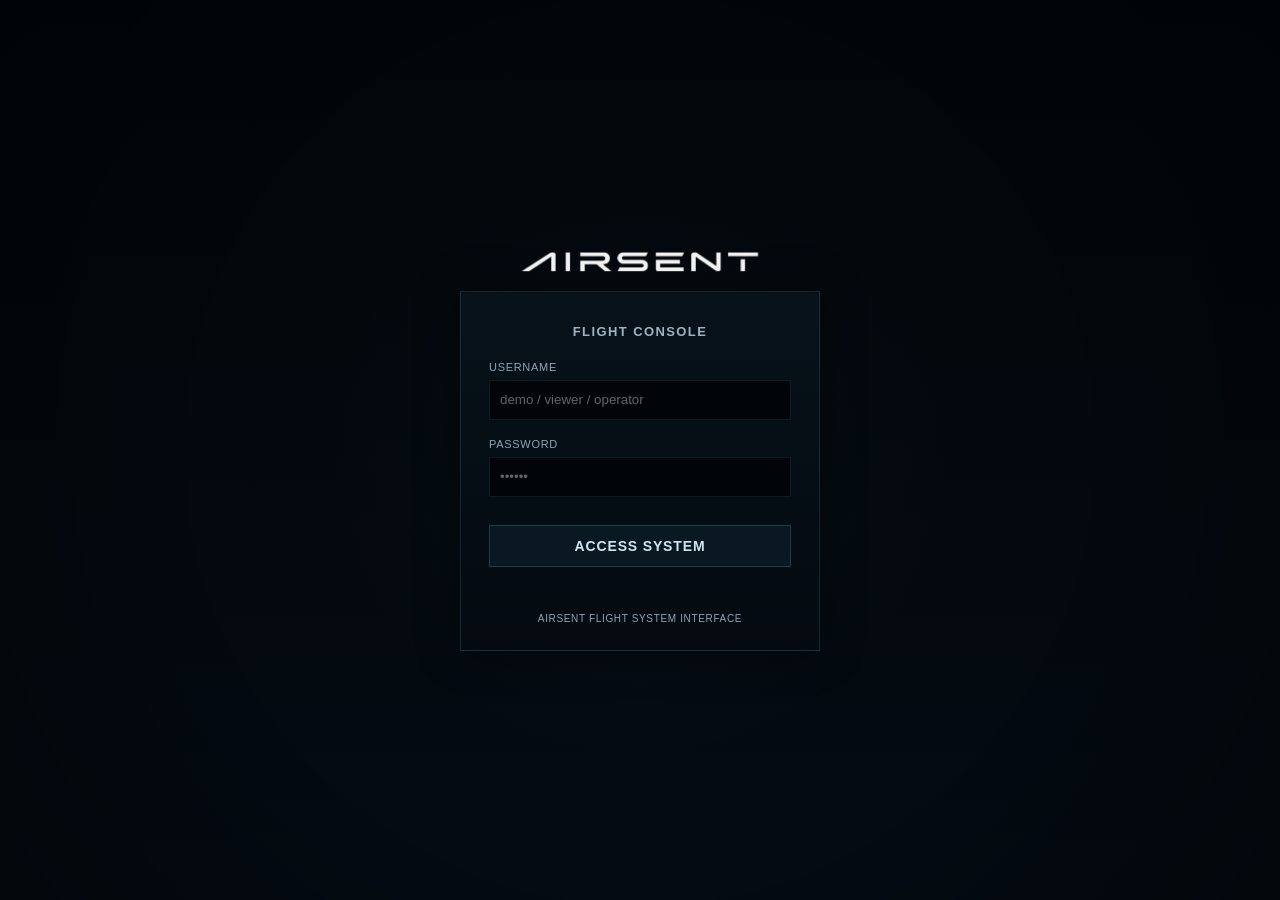
<file: gcs/index.html>
<!DOCTYPE html>
<html lang="en">
<head>
<script src="console-config.js?v=4"></script>
  <meta charset="UTF-8" />
  <meta name="viewport" content="width=device-width, initial-scale=1.0"/>
  <title>Airsent Flight Console</title>
  <link rel="stylesheet" href="styles.css" />
</head>
<body class="login-page-body">

  <!-- BOOT SCREEN -->
  <div id="bootOverlay" class="boot-overlay hidden">
    <div class="boot-panel">
      <img src="logo.png" alt="Airsent logo" class="boot-logo" />

      <div class="boot-title">FLIGHT CONSOLE</div>
      <div class="boot-subtitle">SYSTEM INITIALIZATION</div>

      <div class="boot-status-list">
        <div class="boot-status-row"><span>AUTHENTICATION</span><b id="bootStep1">PENDING</b></div>
        <div class="boot-status-row"><span>MODE PROFILE</span><b id="bootStep2">PENDING</b></div>
        <div class="boot-status-row"><span>UI SYSTEMS</span><b id="bootStep3">PENDING</b></div>
        <div class="boot-status-row"><span>TELEMETRY BUS</span><b id="bootStep4">PENDING</b></div>
        <div class="boot-status-row"><span>MISSION CONSOLE</span><b id="bootStep5">PENDING</b></div>
      </div>

      <div class="boot-progress-wrap">
        <div class="boot-progress-bar">
          <div id="bootProgressFill" class="boot-progress-fill"></div>
        </div>
      </div>

      <div id="bootMessage" class="boot-message">
        Starting secure session...
      </div>
    </div>
  </div>

  <!-- LOGIN -->
  <main class="login-shell">

    <!-- LOGO ABOVE BOX -->
    <div class="login-logo-wrap">
      <img src="logo-topbar.png" alt="Airsent logo" class="login-top-logo" />
    </div>

    <!-- LOGIN PANEL -->
    <section class="login-panel">

      <div class="login-title">FLIGHT CONSOLE</div>

      <div class="login-form">

        <div class="login-field">
          <label>USERNAME</label>
          <input type="text" id="username" placeholder="demo / viewer / operator" autocomplete="off" />
        </div>

        <div class="login-field">
          <label>PASSWORD</label>
          <input type="password" id="password" placeholder="••••••" />
        </div>

        <button id="loginBtn" class="login-submit-btn">
          ACCESS SYSTEM
        </button>

        <div id="errorMsg" class="login-error-msg">
          INVALID CREDENTIALS
        </div>

        <div class="login-footer-text">
          AIRSENT FLIGHT SYSTEM INTERFACE
        </div>

      </div>
    </section>
  </main>

  <script>
    const loginBtn = document.getElementById("loginBtn");
    const usernameEl = document.getElementById("username");
    const passwordEl = document.getElementById("password");
    const errorMsg = document.getElementById("errorMsg");

    const bootOverlay = document.getElementById("bootOverlay");
    const bootProgressFill = document.getElementById("bootProgressFill");
    const bootMessage = document.getElementById("bootMessage");

    const bootSteps = [
      document.getElementById("bootStep1"),
      document.getElementById("bootStep2"),
      document.getElementById("bootStep3"),
      document.getElementById("bootStep4"),
      document.getElementById("bootStep5")
    ];

    let selectedMode = null;

    function showError(msg){
      errorMsg.textContent = msg;
      errorMsg.classList.add("visible");
    }

    function hideError(){
      errorMsg.classList.remove("visible");
    }

    function validateLogin(){
      const username = usernameEl.value.trim().toLowerCase();
      const password = passwordEl.value.trim();

      hideError();

      if(username === "demo" && password === "123456"){
        selectedMode = "demo";
        return true;
      }

      if(username === "viewer" && password === "2468"){
        selectedMode = "viewer";
        return true;
      }

      if(username === "operator" && password === "13579"){
        selectedMode = "operator";
        return true;
      }

      showError("INVALID USERNAME OR PASSWORD");
      return false;
    }

    function runBootSequence(){
      localStorage.setItem("airsentMode", selectedMode);

      bootOverlay.classList.remove("hidden");

      const messages = [
        "Verifying operator credentials...",
        `Loading ${selectedMode} environment...`,
        "Starting UI systems...",
        "Initializing telemetry...",
        "Launching console..."
      ];

      let step = 0;

      function next(){
        if(step < bootSteps.length){
          bootSteps[step].textContent = "ONLINE";
          bootSteps[step].classList.add("ok");

          bootMessage.textContent = messages[step];
          bootProgressFill.style.width = ((step+1)/bootSteps.length)*100 + "%";

          step++;
          setTimeout(next, 450);
        } else {
          bootMessage.textContent = "System ready. Redirecting...";
          setTimeout(() => {
            window.location.href = "dashboard.html";
          }, 700);
        }
      }

      setTimeout(next, 300);
    }

    loginBtn.addEventListener("click", () => {
      if(validateLogin()){
        runBootSequence();
      }
    });

    passwordEl.addEventListener("keydown", (e)=>{
      if(e.key === "Enter"){
        if(validateLogin()){
          runBootSequence();
        }
      }
    });

    usernameEl.addEventListener("keydown", (e)=>{
      if(e.key === "Enter"){
        passwordEl.focus();
      }
    });
  </script>

<script src="nav-toggle.js"></script>
</body>
</html>
</file>
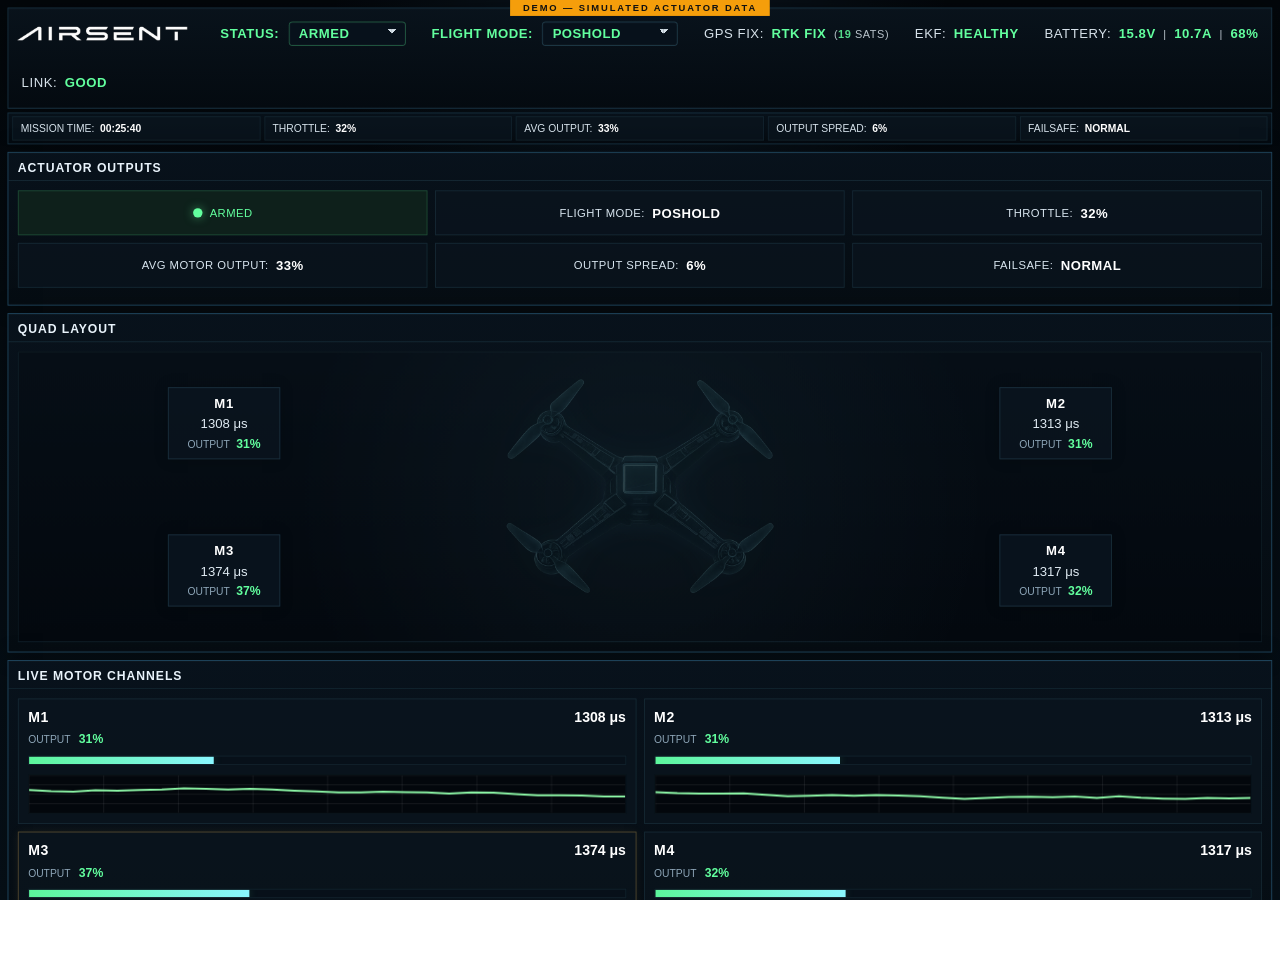
<file: gcs/actuators.html>
<!DOCTYPE html>
<html lang="en">
<head>
<script src="console-config.js?v=4"></script>
  <meta charset="UTF-8" />
  <meta name="viewport" content="width=device-width, initial-scale=1.0" />
  <title>Airsent GCS V1 - Actuator Outputs</title>
  <link rel="stylesheet" href="styles.css" />
  <script src="fit-screen.js"></script>

  <style>
    .topbar,
    .topbar-main,
    .top-item,
    .top-status-group {
      overflow: visible !important;
    }

    .logo-dropdown {
      position: relative;
      display: inline-block;
      margin-right: 12px;
      z-index: 10000;
    }

    .logo-dropdown-btn {
      background: transparent;
      border: none;
      padding: 0;
      margin: 0;
      display: flex;
      align-items: center;
      cursor: pointer;
    }

    .logo-dropdown-btn img {
      display: block;
    }

    .logo-dropdown-menu {
      display: none;
      position: absolute;
      top: calc(100% + 8px);
      left: 0;
      min-width: 220px;
      background: #07111f;
      border: 1px solid rgba(0,255,170,0.25);
      box-shadow: 0 0 12px rgba(0, 255, 170, 0.12);
      border-radius: 8px;
      overflow: hidden;
      z-index: 10001;
    }

    .logo-dropdown-menu a {
      display: block;
      padding: 12px 14px;
      color: #d7e6f5;
      text-decoration: none;
      font-size: 14px;
      letter-spacing: 0.5px;
      text-transform: uppercase;
      background: #07111f;
    }

    .logo-dropdown-menu a:hover {
      background: #0d1b2d;
      color: #7fffd4;
    }

    .logo-dropdown:hover .logo-dropdown-menu,
    .logo-dropdown:focus-within .logo-dropdown-menu {
      display: block;
    }
  </style>
<link rel="stylesheet" href="console-navigation.css?v=uniform-2">
<script src="console-navigation.js" defer></script>
</head>
<body data-page="actuators" class="console-fit">
  <div class="app-shell">
    <header class="topbar">
      <div class="topbar-main">
        <div class="top-item status top-status-group">
          <div class="logo-dropdown">
            <button class="logo-dropdown-btn" type="button" aria-label="Open navigation menu">
              <img src="logo-topbar.png" alt="Airsent logo" class="top-logo" />
            </button>
            <div class="logo-dropdown-menu">
      <a href="dashboard.html">Main Dashboard</a>
      <a href="mission.html">Mission Planner</a>
      <a href="preflight.html">Pre-Flight Checklist</a>
      <a href="parameters.html">Parameters</a>
      <a href="logs.html">Flight Logs</a>
      <a href="launch.html">Launch Sequencer</a>
      <a href="pilot.html">Pilot</a>
      <a href="health.html">System Health</a>
      <a href="failsafe.html">Failsafe Systems</a>
      <a href="sensor-status.html">Sensor Status</a>
      <a href="actuators.html">Actuators</a>
    </div>
          </div>

          <span class="top-static-label">STATUS:</span>
          <select id="statusSelect" class="top-select status-select">
            <option value="armed" selected>ARMED</option>
            <option value="prearm">PRE ARM</option>
            <option value="disarmed">DISARMED</option>
          </select>
        </div>

        <div class="top-item top-mode-group">
          <span class="top-static-label">FLIGHT MODE:</span>
          <select id="flightModeSelect" class="top-select flightmode-select">
            <option>STABILIZE</option>
            <option>ALTHOLD</option>
            <option selected>POSHOLD</option>
            <option>LOITER</option>
            <option>AUTO</option>
            <option>GUIDED</option>
            <option>RTL</option>
            <option>LAND</option>
            <option>BRAKE</option>
            <option>SPORT</option>
            <option>ACRO</option>
            <option>DRIFT</option>
            <option>FLIP</option>
            <option>AUTOTUNE</option>
            <option>THROW</option>
            <option>SMART_RTL</option>
          </select>
        </div>

        <div class="top-item">
          GPS FIX: <span id="gpsFixTop">RTK FIX</span> <small>(<span id="satCountTop">19</span> SATS)</small>
        </div>

        <div class="top-item">
          EKF: <span id="ekfTop">HEALTHY</span>
        </div>

        <div class="top-item">
          BATTERY:
          <span id="topVoltage">15.8V</span>
          <small>|</small>
          <span id="topCurrent">10.2A</span>
          <small>|</small>
          <span id="topBattery">71%</span>
        </div>

        <div class="top-item link-box">
          LINK: <span id="linkTop">GOOD</span>
        </div>
      </div>
    </header>

    <section class="subbar">
      <div class="subbar-item">
        <div class="subbar-mainline">
          <span class="subbar-label">MISSION TIME:</span>
          <span id="missionTime">00:25:38</span>
        </div>
      </div>

      <div class="subbar-item">
        <div class="subbar-mainline">
          <span class="subbar-label">THROTTLE:</span>
          <span id="throttlePercent">35%</span>
        </div>
      </div>

      <div class="subbar-item">
        <div class="subbar-mainline">
          <span class="subbar-label">AVG OUTPUT:</span>
          <span id="avgMotorOutput">33%</span>
        </div>
      </div>

      <div class="subbar-item">
        <div class="subbar-mainline">
          <span class="subbar-label">OUTPUT SPREAD:</span>
          <span id="motorSpread">6%</span>
        </div>
      </div>

      <div class="subbar-item">
        <div class="subbar-mainline">
          <span class="subbar-label">FAILSAFE:</span>
          <span id="failsafeStateTop">NORMAL</span>
        </div>
      </div>
    </section>

    <main class="actuator-page">
      <section class="panel actuator-summary-panel">
        <div class="panel-title">ACTUATOR OUTPUTS</div>

        <div class="actuator-summary-strip">
          <div class="summary-chip ok">
            <span class="chip-dot"></span>
            <span>ARMED</span>
          </div>
          <div class="summary-chip">
            FLIGHT MODE: <b id="summaryMode">POSHOLD</b>
          </div>
          <div class="summary-chip">
            THROTTLE: <b id="summaryThrottle">35%</b>
          </div>
          <div class="summary-chip">
            AVG MOTOR OUTPUT: <b id="summaryAverage">33%</b>
          </div>
          <div class="summary-chip">
            OUTPUT SPREAD: <b id="summarySpread">6%</b>
          </div>
          <div class="summary-chip">
            FAILSAFE: <b id="summaryFailsafe">NORMAL</b>
          </div>
        </div>
      </section>

      <section class="panel actuator-quad-panel">
        <div class="panel-title">QUAD LAYOUT</div>

        <div class="quad-diagram">
          <img src="drone-silhouette.png" alt="Drone silhouette" class="quad-drone-silhouette" />

          <div class="motor-node motor-node-1" id="nodeM1">
            <div class="motor-node-title">M1</div>
            <div class="motor-node-pwm"><span id="quadM1Pwm">1325</span> μs</div>
            <div class="motor-node-out">OUTPUT <b id="quadM1Out">32%</b></div>
          </div>

          <div class="motor-node motor-node-2" id="nodeM2">
            <div class="motor-node-title">M2</div>
            <div class="motor-node-pwm"><span id="quadM2Pwm">1305</span> μs</div>
            <div class="motor-node-out">OUTPUT <b id="quadM2Out">31%</b></div>
          </div>

          <div class="motor-node motor-node-3" id="nodeM3">
            <div class="motor-node-title">M3</div>
            <div class="motor-node-pwm"><span id="quadM3Pwm">1340</span> μs</div>
            <div class="motor-node-out">OUTPUT <b id="quadM3Out">34%</b></div>
          </div>

          <div class="motor-node motor-node-4" id="nodeM4">
            <div class="motor-node-title">M4</div>
            <div class="motor-node-pwm"><span id="quadM4Pwm">1335</span> μs</div>
            <div class="motor-node-out">OUTPUT <b id="quadM4Out">33%</b></div>
          </div>
        </div>
      </section>

      <section class="panel actuator-cards-panel">
        <div class="panel-title">LIVE MOTOR CHANNELS</div>

        <div class="motor-cards-grid">
          <div class="motor-card" id="motorCard1">
            <div class="motor-card-top">
              <div class="motor-card-title">M1</div>
              <div class="motor-card-value"><span id="m1pwm">1325</span> μs</div>
            </div>
            <div class="motor-card-sub">
              OUTPUT <b id="m1out">32%</b>
            </div>
            <div class="motor-bar-wrap">
              <div class="motor-bar"><div class="motor-bar-fill" id="m1bar" style="width:32%;"></div></div>
            </div>
            <canvas id="motorSpark1"></canvas>
          </div>

          <div class="motor-card" id="motorCard2">
            <div class="motor-card-top">
              <div class="motor-card-title">M2</div>
              <div class="motor-card-value"><span id="m2pwm">1305</span> μs</div>
            </div>
            <div class="motor-card-sub">
              OUTPUT <b id="m2out">31%</b>
            </div>
            <div class="motor-bar-wrap">
              <div class="motor-bar"><div class="motor-bar-fill" id="m2bar" style="width:31%;"></div></div>
            </div>
            <canvas id="motorSpark2"></canvas>
          </div>

          <div class="motor-card" id="motorCard3">
            <div class="motor-card-top">
              <div class="motor-card-title">M3</div>
              <div class="motor-card-value"><span id="m3pwm">1340</span> μs</div>
            </div>
            <div class="motor-card-sub">
              OUTPUT <b id="m3out">34%</b>
            </div>
            <div class="motor-bar-wrap">
              <div class="motor-bar"><div class="motor-bar-fill" id="m3bar" style="width:34%;"></div></div>
            </div>
            <canvas id="motorSpark3"></canvas>
          </div>

          <div class="motor-card" id="motorCard4">
            <div class="motor-card-top">
              <div class="motor-card-title">M4</div>
              <div class="motor-card-value"><span id="m4pwm">1335</span> μs</div>
            </div>
            <div class="motor-card-sub">
              OUTPUT <b id="m4out">33%</b>
            </div>
            <div class="motor-bar-wrap">
              <div class="motor-bar"><div class="motor-bar-fill" id="m4bar" style="width:33%;"></div></div>
            </div>
            <canvas id="motorSpark4"></canvas>
          </div>
        </div>
      </section>

      <section class="panel actuator-graphs-panel">
        <div class="panel-title">OUTPUT TRENDS</div>

        <div class="dual-graphs">
          <div class="graph-block">
            <div class="graph-label">MOTOR PWM (μs)</div>
            <canvas id="motorPwmChart"></canvas>
            <div class="graph-legend">
              <span class="legend-item legend-m1">M1</span>
              <span class="legend-item legend-m2">M2</span>
              <span class="legend-item legend-m3">M3</span>
              <span class="legend-item legend-m4">M4</span>
            </div>
          </div>

          <div class="graph-block">
            <div class="graph-label">MOTOR OUTPUT (%)</div>
            <canvas id="motorOutputChart"></canvas>
            <div class="graph-legend">
              <span class="legend-item legend-m1">M1</span>
              <span class="legend-item legend-m2">M2</span>
              <span class="legend-item legend-m3">M3</span>
              <span class="legend-item legend-m4">M4</span>
            </div>
          </div>
        </div>
      </section>

      <section class="panel actuator-diagnostics-panel">
        <div class="panel-title">DIAGNOSTICS</div>

        <div class="diagnostics-grid">
          <div class="diag-row">
            <span>AVERAGE OUTPUT</span>
            <b id="diagAverage">33%</b>
          </div>
          <div class="diag-row">
            <span>HIGHEST MOTOR</span>
            <b id="diagHighest">M3 @ 1340 μs</b>
          </div>
          <div class="diag-row">
            <span>LOWEST MOTOR</span>
            <b id="diagLowest">M2 @ 1305 μs</b>
          </div>
          <div class="diag-row">
            <span>OUTPUT SPREAD</span>
            <b id="diagSpread">6%</b>
          </div>
          <div class="diag-row">
            <span>OSCILLATION</span>
            <b id="diagOscillation">LOW</b>
          </div>
          <div class="diag-row">
            <span>STATUS</span>
            <b id="diagStatus">NO WARNINGS</b>
          </div>
        </div>
      </section>

      <section class="panel actuator-tests-panel">
        <div class="panel-title">MOTOR TESTS</div>

        <div class="tests-warning">
          PROPS MUST BE REMOVED BEFORE RUNNING ANY MOTOR TEST.
        </div>

        <div class="tests-grid">
          <button class="test-btn" data-motor="1">M1 TEST</button>
          <button class="test-btn" data-motor="2">M2 TEST</button>
          <button class="test-btn" data-motor="3">M3 TEST</button>
          <button class="test-btn" data-motor="4">M4 TEST</button>
        </div>

        <button class="test-btn stop-btn" data-motor="all-stop">ALL MOTORS STOP</button>
      </section>
    </main>
  </div>

  <script>
    const missionTimeEl = document.getElementById("missionTime");
    const topVoltage = document.getElementById("topVoltage");
    const topCurrent = document.getElementById("topCurrent");
    const topBattery = document.getElementById("topBattery");
    const throttlePercent = document.getElementById("throttlePercent");
    const avgMotorOutput = document.getElementById("avgMotorOutput");
    const motorSpreadEl = document.getElementById("motorSpread");
    const failsafeStateTop = document.getElementById("failsafeStateTop");

    const summaryMode = document.getElementById("summaryMode");
    const summaryThrottle = document.getElementById("summaryThrottle");
    const summaryAverage = document.getElementById("summaryAverage");
    const summarySpread = document.getElementById("summarySpread");
    const summaryFailsafe = document.getElementById("summaryFailsafe");

    const diagAverage = document.getElementById("diagAverage");
    const diagHighest = document.getElementById("diagHighest");
    const diagLowest = document.getElementById("diagLowest");
    const diagSpread = document.getElementById("diagSpread");
    const diagOscillation = document.getElementById("diagOscillation");
    const diagStatus = document.getElementById("diagStatus");

    const pwmEls = [
      document.getElementById("m1pwm"),
      document.getElementById("m2pwm"),
      document.getElementById("m3pwm"),
      document.getElementById("m4pwm")
    ];

    const outEls = [
      document.getElementById("m1out"),
      document.getElementById("m2out"),
      document.getElementById("m3out"),
      document.getElementById("m4out")
    ];

    const quadPwmEls = [
      document.getElementById("quadM1Pwm"),
      document.getElementById("quadM2Pwm"),
      document.getElementById("quadM3Pwm"),
      document.getElementById("quadM4Pwm")
    ];

    const quadOutEls = [
      document.getElementById("quadM1Out"),
      document.getElementById("quadM2Out"),
      document.getElementById("quadM3Out"),
      document.getElementById("quadM4Out")
    ];

    const barEls = [
      document.getElementById("m1bar"),
      document.getElementById("m2bar"),
      document.getElementById("m3bar"),
      document.getElementById("m4bar")
    ];

    const motorCards = [
      document.getElementById("motorCard1"),
      document.getElementById("motorCard2"),
      document.getElementById("motorCard3"),
      document.getElementById("motorCard4")
    ];

    const motorNodes = [
      document.getElementById("nodeM1"),
      document.getElementById("nodeM2"),
      document.getElementById("nodeM3"),
      document.getElementById("nodeM4")
    ];

    const statusSelect = document.getElementById("statusSelect");
    const flightModeSelect = document.getElementById("flightModeSelect");
    const testButtons = document.querySelectorAll(".test-btn");

    let missionSeconds = 25 * 60 + 38;
    let flightMode = flightModeSelect ? flightModeSelect.value : "POSHOLD";
    let manualTestMotor = null;
    let manualTestTicksRemaining = 0;

    function pad(n) {
      return String(n).padStart(2, "0");
    }

    function rand(min, max) {
      return Math.random() * (max - min) + min;
    }

    function pwmToPercent(pwm) {
      return Math.round(((pwm - 1000) / 1000) * 100);
    }

    function updateMissionTime() {
      missionSeconds++;
      const hours = Math.floor(missionSeconds / 3600);
      const minutes = Math.floor((missionSeconds % 3600) / 60);
      const seconds = missionSeconds % 60;
      missionTimeEl.textContent = `${pad(hours)}:${pad(minutes)}:${pad(seconds)}`;
    }

    function applyMotorFaultState(pwm, outputs, average, spread) {
      let failsafe = "NORMAL";
      let status = "NO WARNINGS";
      let oscillation = "LOW";

      if (spread >= 8) {
        status = "OUTPUT IMBALANCE";
        oscillation = "MED";
      }

      if (spread >= 12) {
        failsafe = "WATCH";
        status = "HIGH SPREAD";
        oscillation = "HIGH";
      }

      let motorFaultDetected = false;

      pwm.forEach((value, i) => {
        const card = motorCards[i];
        const node = motorNodes[i];
        const output = outputs[i];

        card.classList.remove("warn-card", "hot-card", "motor-fault");
        node.classList.remove("motor-fault");

        if (output >= average + 4) {
          card.classList.add("warn-card");
        }

        if (output >= average + 7) {
          card.classList.add("hot-card");
        }

        const faultDetected =
          output > 85 ||
          value < 1050 ||
          value > 1950;

        if (faultDetected) {
          motorFaultDetected = true;
          card.classList.add("motor-fault");
          node.classList.add("motor-fault");
        }
      });

      if (motorFaultDetected) {
        failsafe = "MOTOR";
        status = "MOTOR FAULT";
        oscillation = "HIGH";
      }

      failsafeStateTop.textContent = failsafe;
      summaryFailsafe.textContent = failsafe;
      diagOscillation.textContent = oscillation;
      diagStatus.textContent = status;
    }

    function applyStatusClass() {
      if (!statusSelect) return;
      statusSelect.classList.remove("status-armed", "status-prearm", "status-disarmed");
      if (statusSelect.value === "armed") statusSelect.classList.add("status-armed");
      if (statusSelect.value === "prearm") statusSelect.classList.add("status-prearm");
      if (statusSelect.value === "disarmed") statusSelect.classList.add("status-disarmed");
    }

    function updateActuatorPage() {
      updateMissionTime();

      flightMode = flightModeSelect ? flightModeSelect.value : flightMode;

      let pwm = [
        Math.floor(rand(1295, 1360)),
        Math.floor(rand(1288, 1350)),
        Math.floor(rand(1305, 1375)),
        Math.floor(rand(1298, 1365))
      ];

      const forceFault = Math.random() > 0.94;
      if (forceFault) {
        const faultIndex = Math.floor(rand(0, 4));
        pwm[faultIndex] = Math.floor(rand(1910, 1985));
      }

      if (manualTestMotor !== null && manualTestTicksRemaining > 0) {
        pwm[manualTestMotor] = Math.floor(rand(1760, 1880));
        manualTestTicksRemaining--;
      } else {
        manualTestMotor = null;
      }

      const outputs = pwm.map(pwmToPercent);
      const average = Math.round(outputs.reduce((a, b) => a + b, 0) / outputs.length);
      const spread = Math.max(...outputs) - Math.min(...outputs);
      const highestIndex = outputs.indexOf(Math.max(...outputs));
      const lowestIndex = outputs.indexOf(Math.min(...outputs));

      const throttle = Math.round(rand(31, 38));
      const voltage = rand(15.5, 16.0).toFixed(1);
      const current = rand(9.6, 12.4).toFixed(1);
      const battery = Math.floor(rand(68, 73));

      topVoltage.textContent = `${voltage}V`;
      topCurrent.textContent = `${current}A`;
      topBattery.textContent = `${battery}%`;

      throttlePercent.textContent = `${throttle}%`;
      avgMotorOutput.textContent = `${average}%`;
      motorSpreadEl.textContent = `${spread}%`;

      summaryMode.textContent = flightMode;
      summaryThrottle.textContent = `${throttle}%`;
      summaryAverage.textContent = `${average}%`;
      summarySpread.textContent = `${spread}%`;

      diagAverage.textContent = `${average}%`;
      diagHighest.textContent = `M${highestIndex + 1} @ ${pwm[highestIndex]} μs`;
      diagLowest.textContent = `M${lowestIndex + 1} @ ${pwm[lowestIndex]} μs`;
      diagSpread.textContent = `${spread}%`;

      pwm.forEach((value, i) => {
        pwmEls[i].textContent = value;
        quadPwmEls[i].textContent = value;
        outEls[i].textContent = `${outputs[i]}%`;
        quadOutEls[i].textContent = `${outputs[i]}%`;
        barEls[i].style.width = `${outputs[i]}%`;
      });

      applyStatusClass();
      applyMotorFaultState(pwm, outputs, average, spread);
    }

    function randomSeries(length, base = 0.5, variation = 0.1) {
      const arr = [];
      let current = base;
      for (let i = 0; i < length; i++) {
        current += (Math.random() - 0.5) * variation;
        current = Math.max(0.08, Math.min(0.92, current));
        arr.push(current);
      }
      return arr;
    }

    function drawChart(canvasId, lines, gridX = 10, gridY = 5) {
      const canvas = document.getElementById(canvasId);
      if (!canvas) return;
      const ctx = canvas.getContext("2d");

      function render() {
        const rect = canvas.getBoundingClientRect();
        const width = rect.width;
        const height = rect.height;
        if (width <= 0 || height <= 0) return;

        canvas.width = width * window.devicePixelRatio;
        canvas.height = height * window.devicePixelRatio;
        ctx.setTransform(window.devicePixelRatio, 0, 0, window.devicePixelRatio, 0, 0);

        ctx.clearRect(0, 0, width, height);
        ctx.fillStyle = "#03070c";
        ctx.fillRect(0, 0, width, height);

        ctx.strokeStyle = "rgba(255,255,255,0.08)";
        ctx.lineWidth = 1;

        for (let x = 0; x <= gridX; x++) {
          const px = (x / gridX) * width;
          ctx.beginPath();
          ctx.moveTo(px, 0);
          ctx.lineTo(px, height);
          ctx.stroke();
        }

        for (let y = 0; y <= gridY; y++) {
          const py = (y / gridY) * height;
          ctx.beginPath();
          ctx.moveTo(0, py);
          ctx.lineTo(width, py);
          ctx.stroke();
        }

        for (const line of lines) {
          ctx.beginPath();
          ctx.strokeStyle = line.color;
          ctx.lineWidth = line.width || 2;

          line.data.forEach((v, i) => {
            const x = (i / (line.data.length - 1)) * width;
            const y = height - v * height;
            if (i === 0) ctx.moveTo(x, y);
            else ctx.lineTo(x, y);
          });

          ctx.stroke();
        }
      }

      render();
      window.addEventListener("resize", render);
    }

    if (flightModeSelect) {
      flightModeSelect.addEventListener("change", () => {
        summaryMode.textContent = flightModeSelect.value;
      });
    }

    if (statusSelect) {
      statusSelect.addEventListener("change", applyStatusClass);
      applyStatusClass();
    }

    testButtons.forEach((btn) => {
      btn.addEventListener("click", () => {
        const motor = btn.dataset.motor;
        if (motor === "all-stop") {
          manualTestMotor = null;
          manualTestTicksRemaining = 0;
          return;
        }
        manualTestMotor = Number(motor) - 1;
        manualTestTicksRemaining = 5;
      });
    });

    // Charts are part of the simulation too — they plot randomSeries(), so they
    // only get drawn in demo mode. Real mode leaves them flat rather than paint a
    // convincing motor trace nothing measured.
    function drawDemoCharts() {
      drawChart("motorSpark1", [{ color: "#8df7a7", data: randomSeries(28, 0.62, 0.08), width: 2 }], 8, 4);
      drawChart("motorSpark2", [{ color: "#8df7a7", data: randomSeries(28, 0.56, 0.08), width: 2 }], 8, 4);
      drawChart("motorSpark3", [{ color: "#8df7a7", data: randomSeries(28, 0.68, 0.08), width: 2 }], 8, 4);
      drawChart("motorSpark4", [{ color: "#8df7a7", data: randomSeries(28, 0.64, 0.08), width: 2 }], 8, 4);

      drawChart("motorPwmChart", [
        { color: "#7fdcff", data: randomSeries(50, 0.56, 0.08) },
        { color: "#7fff98", data: randomSeries(50, 0.62, 0.08) },
        { color: "#d8ff73", data: randomSeries(50, 0.68, 0.08) },
        { color: "#8bc1ff", data: randomSeries(50, 0.60, 0.08) }
      ], 14, 5);

      drawChart("motorOutputChart", [
        { color: "#7fdcff", data: randomSeries(50, 0.30, 0.05) },
        { color: "#7fff98", data: randomSeries(50, 0.32, 0.05) },
        { color: "#d8ff73", data: randomSeries(50, 0.34, 0.05) },
        { color: "#8bc1ff", data: randomSeries(50, 0.33, 0.05) }
      ], 14, 5);
    }

    function drawFlatCharts() {
      const flat = n => new Array(n).fill(0);
      ["motorSpark1", "motorSpark2", "motorSpark3", "motorSpark4"].forEach(id =>
        drawChart(id, [{ color: "#334155", data: flat(28), width: 2 }], 8, 4));
      drawChart("motorPwmChart",    [{ color: "#334155", data: flat(50) }], 14, 5);
      drawChart("motorOutputChart", [{ color: "#334155", data: flat(50) }], 14, 5);
    }

    /* ── DEMO GATE ───────────────────────────────────────────────────────────
       This page has NO data source: no WebSocket, no fetch. Every number it
       showed came from Math.random(), including a fabricated motor-divergence
       fault injected on ~6% of ticks — and it ran in EVERY mode, unbadged, so
       an operator on the real vehicle saw invented PWMs and invented faults.

       Same no-lie rule as Phase A (a value we do not have reads `--`, never a
       plausible number). Every other page gates its simulation behind isActual
       and badges it; this one now does too:
         demo mode  -> keep the simulation, stamp it DEMO
         real mode  -> render `--` and say the backend is not wired
       The server already streams real m1..m4 in the telemetry payload, so
       wiring this page for real is a small follow-up, not a rebuild. */
    const airsentMode = (localStorage.getItem("airsentMode") || "demo").toLowerCase();
    const isActual = ["actual", "operator", "viewer", "real"].includes(airsentMode);

    function markDemo() {
      const b = document.createElement("div");
      b.textContent = "DEMO — SIMULATED ACTUATOR DATA";
      b.style.cssText = "position:fixed;top:0;left:50%;transform:translateX(-50%);z-index:9999;" +
        "font-family:var(--mono),monospace;font-size:10px;letter-spacing:2px;padding:3px 14px;" +
        "background:#f59e0b;color:#111;font-weight:700;";
      document.body.appendChild(b);
    }

    function renderNoBackend() {
      const dash = el => { if (el) el.textContent = "--"; };
      [topVoltage, topCurrent, topBattery, throttlePercent, avgMotorOutput, motorSpreadEl,
       summaryMode, summaryThrottle, summaryAverage, summarySpread,
       diagAverage, diagHighest, diagLowest, diagSpread].forEach(dash);
      pwmEls.forEach(dash); quadPwmEls.forEach(dash);
      outEls.forEach(dash); quadOutEls.forEach(dash);
      barEls.forEach(b => { if (b) b.style.width = "0%"; });

      const n = document.createElement("div");
      n.textContent = "ACTUATOR TELEMETRY NOT WIRED — no backend for this page";
      n.style.cssText = "position:fixed;top:0;left:50%;transform:translateX(-50%);z-index:9999;" +
        "font-family:var(--mono),monospace;font-size:10px;letter-spacing:2px;padding:3px 14px;" +
        "background:#334155;color:#e2e8f0;";
      document.body.appendChild(n);
    }

    if (isActual) {
      drawFlatCharts();
      renderNoBackend();
    } else {
      drawDemoCharts();
      markDemo();
      setInterval(updateActuatorPage, 1000);
      updateActuatorPage();
    }
  </script>
<script src="nav-toggle.js"></script>
</body>
</html>
</file>
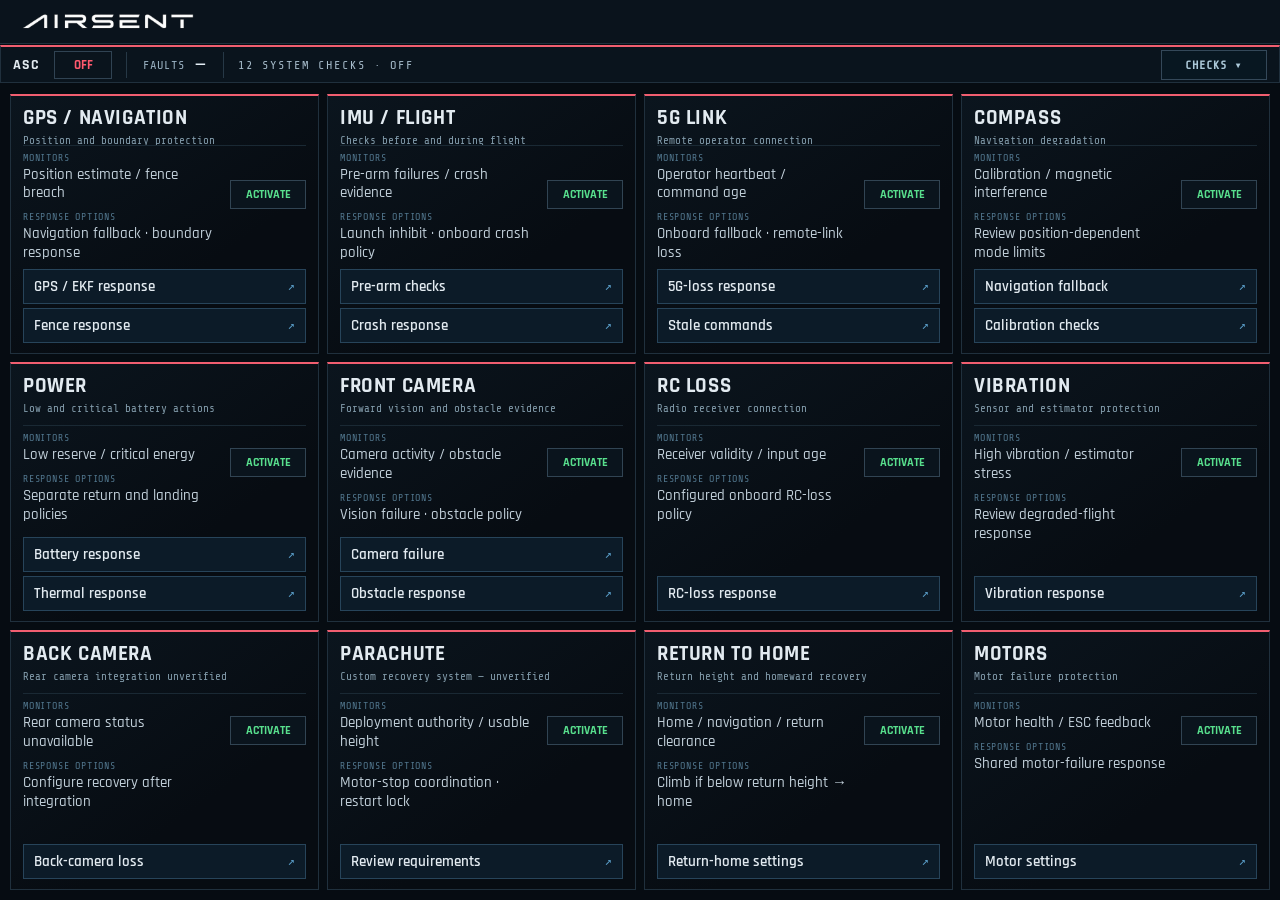
<file: gcs/failsafe.html>
<!doctype html>
<html lang="en">
<head>
<meta charset="utf-8"><meta name="viewport" content="width=device-width,initial-scale=1">
<title>Airsent — Failsafe Systems</title>
<link rel="stylesheet" href="styles.css"><link rel="preconnect" href="https://fonts.googleapis.com"><link href="https://fonts.googleapis.com/css2?family=Rajdhani:wght@300;400;500;600;700&family=Share+Tech+Mono&display=swap" rel="stylesheet"><link rel="stylesheet" href="failsafe.css?v=asc-1">
<script src="console-config.js" defer></script><script src="failsafe-bridge.js?v=asc-1" defer></script><script src="failsafe-monitor.js?v=asc-1" defer></script>
<script src="failsafe-data.js" defer></script><script src="failsafe.js?v=asc-1" defer></script><script src="failsafe-planning.js" defer></script><script src="console-select.js" defer></script><script src="asc-lock.js" defer></script><script src="asc-check-catalog.js" defer></script><script src="failsafe-auto.js?v=asc-1" defer></script>
<link rel="stylesheet" href="console-navigation.css?v=uniform-2">
<script src="console-navigation.js" defer></script>
<script src="failsafe-activation.js" defer></script>
</head>
<body class="failsafe-page">
<div class="fs-shell" id="fsShell">
<header class="bar">
  <div class="logo-wrap">
    <button class="logo-btn"><img src="logo-topbar.png" style="width:190px;height:32px;max-height:32px;object-fit:contain;object-position:left center;display:block;" alt="Airsent"></button>
    <div class="logo-menu">
      <a href="dashboard.html">Main Dashboard</a>
      <a href="mission.html">Mission Planner</a>
      <a href="preflight.html">Pre-Flight Checklist</a>
      <a href="parameters.html">Parameters</a>
      <a href="logs.html">Flight Logs</a>
      <a href="launch.html">Launch Sequencer</a>
      <a href="pilot.html">Pilot</a>
      <a href="health.html">System Health</a>
      <a href="failsafe.html">Failsafe Systems</a>
      <a href="sensor-status.html">Sensor Status</a>
      <a href="actuators.html">Actuators</a>
    </div>
  </div>

  <span class="page-id" style="margin-left:14px;">Failsafes</span>

  <div class="bar-div"></div>
  <span class="bar-lbl">Vehicle</span><span class="bar-val" id="fsVehicleState">WAITING</span>
  <div class="bar-div"></div>
  <span class="bar-lbl">Config</span><span class="bar-val" style="color:#8a9bb0">UNVERIFIED</span>
  <div class="bar-div"></div>
  <span class="bar-lbl">Source</span><span class="bar-val info" id="fsSource">TRIAL</span>
  <div class="bar-div"></div>
  <span class="bar-lbl">Rules</span><span class="bar-val">20</span>
  <div class="bar-div"></div>
  <span class="bar-lbl">Commands</span><span class="bar-val">LOCKED</span>

  <div class="bar-right">
    <span class="bar-lbl">Updated&nbsp;</span><span class="bar-val" id="fsUpdated">--:--:--</span>
    <div class="bar-div"></div>
    <span class="bar-val" style="color:var(--fs-t3);margin-right:2px" id="fsClock">--:--:--</span>
  </div>
</header>

<div class="fs-auto-bar">
  <strong title="Automatic Safety Check">ASC</strong>
  <button id="fsAutoToggle" type="button" role="switch" aria-checked="false">OFF</button>
  <span class="fs-fault-counter">FAULTS <b id="fsFaultCount">0</b></span>
  <span id="fsAutoSummary" role="status" aria-live="polite">12 SYSTEM CHECKS · OFF</span>
  <button type="button" id="fsAscOpen" class="fs-asc-open" aria-expanded="false" aria-controls="fsAscDetails" aria-label="Show all ASC component checks">CHECKS <span aria-hidden="true">▾</span></button>
</div>
<section id="fsAscDetails" class="fs-asc-details" aria-label="ASC component check dropdown" hidden>
  <div class="fs-asc-detail-head">
    <strong>ALL ASC CHECKS <span id="fsAscTotal">—</span></strong>
    <span id="fsAscConnection">WAITING FOR LIVE DATA</span>
    <button id="fsAscClose" type="button" aria-label="Close ASC check list">×</button>
  </div>
  <div class="fs-asc-tools">
    <label>SYSTEM <select id="fsAscGroup"><option value="all">ALL SYSTEMS</option></select></label>
    <label>STATUS <select id="fsAscFilter"><option value="all">ALL STATUS</option><option value="CRITICAL">CRITICAL</option><option value="WARNING">WARNING</option><option value="STALE">STALE</option><option value="UNKNOWN">UNKNOWN</option><option value="OK">OK</option><option value="NOT_APPLICABLE">N/A</option></select></label>
    <label class="fs-asc-search-wrap">FIND <input id="fsAscSearch" type="search" placeholder="Search a component…" autocomplete="off"></label>
  </div>
  <div id="fsAscCheckList" class="fs-asc-check-list" aria-live="off"></div>
  <div class="fs-asc-detail-foot">Diagnostic observations only · Unavailable or unverified readings are not marked healthy.</div>
</section>
<main class="fs-main">
<section class="fs-overview" aria-label="Failsafe system overview">
<div id="fsGroups" class="fs-group-grid"></div>
<div class="fs-overview-footer"><div class="fs-live-strip"><span>BATTERY <b id="fsVoltage">—</b></span><span>GPS <b id="fsGps">—</b></span><span>DATA AGE <b id="fsAge">—</b></span></div><div class="fs-evidence-summary">FIRMWARE <b>UNKNOWN</b> &nbsp; PARAMETER READBACK <b>MISSING</b> &nbsp; TEST EVIDENCE <b>MISSING</b></div><div class="fs-overview-note">FLIGHT CONTROLLER ↔ JETSON ↔ CONSOLE · Onboard response is independent of the browser link.</div></div>
</section>
<section class="fs-panel fs-policy" id="fsPopover" role="dialog" aria-label="Sensor and failsafe details" hidden><div class="fs-panel-head"><span id="fsMetricTitle">SENSOR DETAILS</span><button id="fsClose" type="button" aria-label="Close sensor details">×</button></div><div class="fs-policy-body"><div id="fsMetricExplanation" class="fs-metric-explanation"></div><div class="fs-selected-id" id="fsSelectedId">FS / 02</div><h1 id="fsTitle"></h1><span class="fs-state-tag">CONFIGURATION UNVERIFIED</span><div class="fs-detail-grid"><div><span class="fs-kicker">TRIGGER EVIDENCE</span><p id="fsTrigger"></p></div><div><span class="fs-kicker">POLICY OWNER</span><p id="fsOwner"></p></div></div><div class="fs-response-box"><span class="fs-kicker">PROTECTIVE ACTION OPTIONS · NOT ENABLED</span><h2 id="fsResponse" hidden></h2><div id="fsActions"></div><p id="fsCaveat"></p></div><div class="fs-recovery"><span class="fs-kicker">RECOVERY CONDITIONS</span><p id="fsRecovery"></p></div><div class="fs-observation"><span class="fs-kicker">AVAILABLE SENSOR EVIDENCE</span><p id="fsObservation">Waiting for dashboard data.</p></div><div class="fs-policy-bottom"><div><span class="fs-kicker">THRESHOLD</span><p>Not read from aircraft</p></div><button type="button" id="fsEditDraft">EDIT RESPONSE DRAFT</button></div></div></section>
</main>
<section class="fs-panel fs-incidents"><div class="fs-panel-head"><span>INCIDENT REVIEW <span class="fs-inline-muted">/ SIMULATED EVENTS</span></span><button type="button" id="fsRouteOpen">COMPARE RECOVERY ROUTES</button><label for="fsScenario">SCENARIO <select id="fsScenario"><option value="review">Configuration review</option><option value="link">5G link lost</option><option value="landing">Landing target lost</option><option value="battery">Critical battery</option></select></label></div><div class="fs-event-body"><div class="fs-event-time">T+00:00</div><div class="fs-event-copy" aria-live="polite"><strong id="fsEventTitle">Awaiting scenario</strong><p id="fsEventDetail"></p><span id="fsAckState"></span></div><button id="fsAck" disabled>ACKNOWLEDGE</button></div></section>
<footer class="fs-footer"><span>ASC MONITOR-ONLY · LIVE JETSON/VPS TELEMETRY · NO ASC COMMANDS</span><span>Acknowledging an alert does not clear a failsafe or resume flight.</span></footer>
</div>
<dialog id="fsDraftDialog" class="fs-plan-dialog" aria-labelledby="fsDraftTitle">
<form id="fsDraftForm"><div class="fs-plan-head"><h2 id="fsDraftTitle">Failsafe Settings</h2><button type="button" data-close="fsDraftDialog" aria-label="Close response editor">×</button></div><p class="fs-plan-notice">LOCAL SETTINGS · No aircraft writes</p><p id="fsDraftRule"></p>
<div id="fsGenericEditor"><label>Response when triggered<select id="fsDraftAction"><option value="">Select a response…</option></select></label></div>
<div id="fsMotorEditor" hidden></div>
<div id="fsReturnEditor" hidden><label>Return altitude above home (m)<input id="fsReturnAltitude" type="number" min="1" step="1" placeholder="Enter reviewed height"></label></div>
<div id="fsBatteryEditor" hidden><div class="fs-plan-grid"><label>Low battery threshold (%)<input id="fsLowThreshold" type="number" min="1" max="100" step="1" placeholder="Enter test value"></label><label>Critical threshold (%)<input id="fsCriticalThreshold" type="number" min="1" max="100" step="1" placeholder="Enter test value"></label><label>Low battery response<select id="fsLowAction"><option value="">Select…</option><option>Return home (RTL)</option><option>SmartRTL</option><option>Controlled landing</option><option>Alert only</option></select></label><label>Critical battery response<select id="fsCriticalAction"><option value="">Select…</option><option>Controlled landing</option><option>Return home (RTL)</option><option>SmartRTL</option><option>Alert only</option></select></label></div><p>Percentages are for this simulation. Real thresholds need calibrated voltage/capacity, timers and aircraft parameter readback. RTL / SmartRTL also require usable navigation, home/path and energy.</p><label>Simulated battery remaining (%)<input id="fsTestBattery" type="number" min="0" max="100" value="50"></label></div>
<p id="fsDraftConditions"></p><div class="fs-plan-actions"><button type="submit">SAVE SETTINGS</button><button type="button" id="fsTestDraft">TEST RESPONSE</button><button type="button" id="fsDiscardDraft">RESET</button></div><p id="fsDraftResult" role="status" aria-live="polite"></p></form></dialog>
<dialog id="fsRouteDialog" class="fs-plan-dialog fs-route-dialog" aria-labelledby="fsRouteTitle"><div class="fs-plan-head"><h2 id="fsRouteTitle">Recovery route comparison</h2><button type="button" data-close="fsRouteDialog" aria-label="Close recovery comparison">×</button></div><p class="fs-plan-notice">DEMO ROUTES · NO LIVE MAP · NOT FLIGHT GUIDANCE</p><p>Ranks predefined sample routes by estimated energy after reserve. This does not generate or validate an operational flight path.</p><div class="fs-plan-grid fs-energy-inputs"><label>Usable energy now (Wh)<input id="fsEnergy" type="number" value="16" min="0" step=".1"></label><label>Energy per metre (Wh/m)<input id="fsRate" type="number" value=".02" min=".0001" step=".001"></label><label>Required reserve (Wh)<input id="fsReserve" type="number" value="4" min="0" step=".1"></label><label>Landing allowance (Wh)<input id="fsLandingEnergy" type="number" value="2" min="0" step=".1"></label></div>
<div class="fs-route-schematic" aria-label="Schematic sample routes, not geography"><span>DRONE</span><div>→ Home · 900 m<br>→ Alternate A · 280 m<br>→ Alternate B · 480 m</div></div>
<div id="fsRouteCandidates"></div><button type="button" id="fsCalculateRoutes">COMPARE DEMO ROUTES</button><p id="fsRouteResult" role="status" aria-live="polite"></p><p>Actual routing needs approved landing sites/corridors, fresh vehicle position, airspace and fence checks, terrain, wind and a validated energy model. A feasible estimate is not a safety clearance.</p></dialog>
</body></html>
</file>
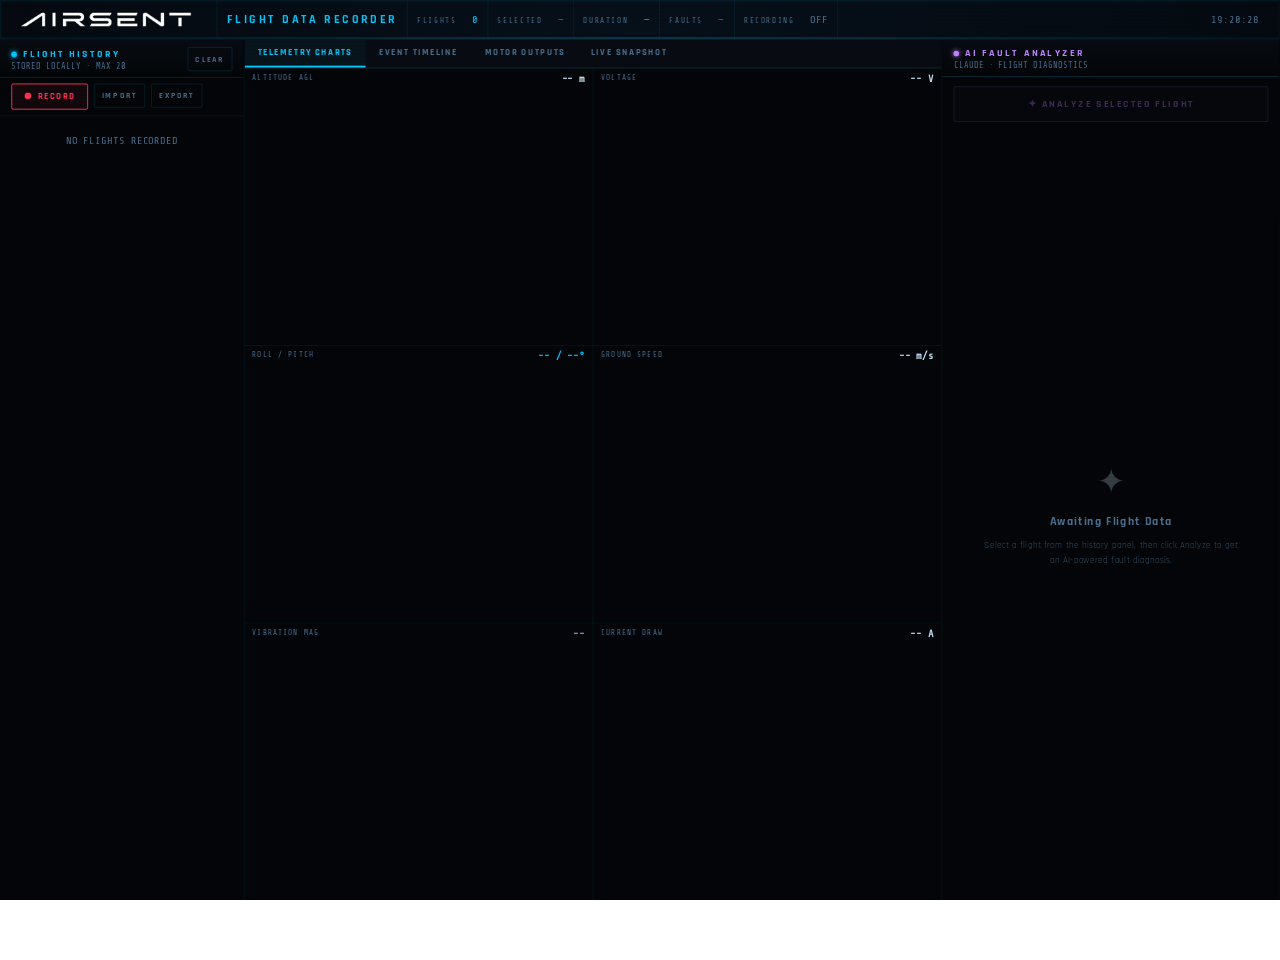
<file: gcs/logs.html>
<!DOCTYPE html>
<html lang="en">
<head>
<script src="console-config.js?v=4"></script>
<meta charset="UTF-8">
<meta name="viewport" content="width=device-width, initial-scale=1.0">
<title>Airsent — Flight Logs</title>
<link rel="stylesheet" href="styles.css">
<link rel="preconnect" href="https://fonts.googleapis.com">
<link rel="stylesheet" href="https://fonts.googleapis.com/css2?family=Rajdhani:wght@400;500;600;700&family=Share+Tech+Mono&display=swap">
<script src="fit-screen.js"></script>
<style>
*, *::before, *::after { box-sizing: border-box; margin: 0; padding: 0; }

:root {
  --bg:    #030508;
  --bg1:   #070c12;
  --bg2:   #0c1520;
  --bg3:   #111e2e;
  --line:  rgba(0,200,255,.08);
  --line2: rgba(0,200,255,.15);
  --cyan:  #00c8ff;
  --green: #00ff88;
  --amber: #ffb800;
  --red:   #ff3355;
  --purple:#c084fc;
  --text:  #c8e8f8;
  --text2: #4a7090;
  --mono:  'Share Tech Mono', monospace;
  --head:  'Rajdhani', sans-serif;
}

body {
  height: 100vh; overflow: hidden;
  background: var(--bg);
  color: var(--text);
  font-family: var(--head);
  display: flex; flex-direction: column;
  letter-spacing: .3px;
}

/* Scanline overlay */
body::after {
  content: '';
  position: fixed; inset: 0;
  background: repeating-linear-gradient(0deg, transparent, transparent 2px, rgba(0,0,0,.06) 2px, rgba(0,0,0,.06) 4px);
  pointer-events: none; z-index: 9999;
}

/* Nav */
.logo-dropdown { position:relative; display:inline-block; }
.logo-dropdown-btn { background:transparent; border:none; padding:0; display:flex; align-items:center; cursor:pointer; }
.logo-dropdown-menu { display:none; position:absolute; top:calc(100%+6px); left:0; min-width:220px; background:#070c12; border:1px solid var(--line2); border-radius:4px; overflow:hidden; z-index:9999; box-shadow:0 0 30px rgba(0,200,255,.1); }
.logo-dropdown-menu a { display:block; padding:10px 14px; color:var(--text); text-decoration:none; font-size:13px; font-family:var(--head); letter-spacing:.5px; border-bottom:1px solid var(--line); }
.logo-dropdown-menu a:hover { background:rgba(0,200,255,.06); color:var(--cyan); }
.logo-dropdown:hover .logo-dropdown-menu, .logo-dropdown:focus-within .logo-dropdown-menu { display:block; }

/* ── Topbar ─────────────────────────────────────────────── */
.topbar {
  flex-shrink: 0; height: 42px;
  background: linear-gradient(90deg, #040a10, #06101a, #040a10);
  border-bottom: 1px solid var(--line2);
  display: flex; align-items: center; padding: 0 12px; gap: 0;
  position: relative;
}
.topbar::after {
  content: ''; position: absolute; bottom: 0; left: 0; right: 0; height: 1px;
  background: linear-gradient(90deg, transparent, var(--cyan), transparent);
  opacity: .4;
}
.tb-seg { display:flex; align-items:center; gap:6px; padding:0 10px; border-right:1px solid var(--line); height:100%; }
.tb-seg:first-child { padding-left:4px; }
.tb-label { font-size:8px; letter-spacing:2px; color:var(--text2); text-transform:uppercase; font-family:var(--mono); }
.tb-val { font-size:11px; font-family:var(--mono); }
.tb-val.c { color:var(--cyan); }
.tb-val.g { color:var(--green); }
.tb-val.a { color:var(--amber); }
.tb-val.r { color:var(--red); animation:blink-r .7s infinite; }
.tb-title { font-size:13px; letter-spacing:3px; font-weight:700; color:var(--cyan); text-transform:uppercase; }
.tb-right { margin-left:auto; display:flex; align-items:center; gap:6px; }
@keyframes blink-r { 0%,100%{opacity:1} 50%{opacity:.3} }

/* ── Body grid ──────────────────────────────────────────── */
.body {
  flex: 1; min-height: 0;
  display: grid;
  grid-template-columns: 260px 1fr 360px;
  grid-template-rows: 1fr;
  gap: 1px;
  background: var(--line);
  overflow: hidden;
}

/* ── Panel base ─────────────────────────────────────────── */
.pnl { background: var(--bg); display: flex; flex-direction: column; overflow: hidden; position: relative; }

.pnl-head {
  padding: 8px 12px 6px;
  border-bottom: 1px solid var(--line2);
  flex-shrink: 0;
  display: flex; align-items: center; justify-content: space-between;
  background: linear-gradient(180deg, var(--bg1), var(--bg));
}
.pnl-title {
  font-size: 11px; font-weight: 700; letter-spacing: 2.5px;
  text-transform: uppercase; color: var(--cyan);
  display: flex; align-items: center; gap: 6px;
}
.pnl-title::before {
  content: ''; width: 6px; height: 6px; background: var(--cyan);
  border-radius: 50%; box-shadow: 0 0 6px var(--cyan);
}
.pnl-sub { font-size: 9px; color: var(--text2); font-family: var(--mono); margin-top: 1px; }

/* ── Flight list ────────────────────────────────────────── */
.rec-bar {
  padding: 6px 12px; border-bottom: 1px solid var(--line);
  display: flex; gap: 6px; flex-shrink: 0;
}
.btn {
  height: 28px; padding: 0 12px; border-radius: 2px; border: 1px solid;
  font-size: 10px; font-weight: 700; letter-spacing: 1.5px; text-transform: uppercase;
  cursor: pointer; font-family: var(--head); transition: all .12s;
}
.btn-rec { border-color: var(--red); color: var(--red); background: rgba(255,51,85,.06); }
.btn-rec:hover { background: rgba(255,51,85,.15); box-shadow: 0 0 12px rgba(255,51,85,.2); }
.btn-stop { border-color: var(--green); color: var(--green); background: rgba(0,255,136,.06); }
.btn-stop:hover { background: rgba(0,255,136,.15); }
.btn-sm { height:26px; padding:0 8px; border-color:var(--line2); color:var(--text2); background:transparent; font-size:9px; }
.btn-sm:hover { border-color:var(--cyan); color:var(--cyan); }

.flights-list { flex:1; overflow-y:auto; scrollbar-width:none; }
.flights-list::-webkit-scrollbar { display:none; }

.fi {
  padding: 9px 12px; border-bottom: 1px solid var(--line);
  cursor: pointer; transition: background .1s; position: relative;
}
.fi::before { content:''; position:absolute; left:0; top:0; bottom:0; width:2px; background:transparent; transition:background .2s; }
.fi:hover { background: rgba(0,200,255,.03); }
.fi.sel { background: rgba(0,200,255,.05); }
.fi.sel::before { background: var(--cyan); }
.fi.crash::before { background: var(--red) !important; }
.fi.warn::before { background: var(--amber) !important; }
.fi.ok::before { background: var(--green) !important; }
.fi.rec-active::before { background: var(--red); animation: pulse-left 1s infinite; }
@keyframes pulse-left { 0%,100%{opacity:1;box-shadow:0 0 4px var(--red)} 50%{opacity:.4;box-shadow:none} }

.fi-top { display:flex; align-items:center; justify-content:space-between; margin-bottom:4px; }
.fi-name { font-size:12px; font-weight:700; color:var(--text); letter-spacing:.5px; }
.fi-badge {
  font-size:8px; font-weight:700; letter-spacing:1.5px; text-transform:uppercase;
  padding:1px 6px; border:1px solid; border-radius:1px;
}
.fi-badge.ok     { color:var(--green); border-color:rgba(0,255,136,.3); }
.fi-badge.crash  { color:var(--red);   border-color:rgba(255,51,85,.3); }
.fi-badge.warn   { color:var(--amber); border-color:rgba(255,184,0,.3); }
.fi-badge.live   { color:var(--red);   border-color:rgba(255,51,85,.4); animation:blink-r .6s infinite; }

.fi-grid { display:grid; grid-template-columns:1fr 1fr; gap:1px 8px; }
.fi-stat { font-size:9px; color:var(--text2); font-family:var(--mono); display:flex; justify-content:space-between; }
.fi-stat span:last-child { color:var(--text); }

/* ── CENTER: Data view ──────────────────────────────────── */
.data-view { display: flex; flex-direction: column; overflow: hidden; }

/* Tab bar */
.tabs {
  display: flex; flex-shrink: 0;
  border-bottom: 1px solid var(--line2);
  background: var(--bg1);
}
.tab {
  padding: 8px 14px; font-size: 10px; font-weight: 700; letter-spacing: 1.5px;
  text-transform: uppercase; cursor: pointer; color: var(--text2);
  border-bottom: 2px solid transparent; transition: all .15s; white-space: nowrap;
  font-family: var(--head);
}
.tab:hover { color: var(--text); }
.tab.active { color: var(--cyan); border-bottom-color: var(--cyan); background: rgba(0,200,255,.04); }

/* Tab content */
.tab-content { flex:1; overflow:hidden; display:none; flex-direction:column; }
.tab-content.active { display:flex; }

/* Charts tab */
.charts-grid {
  flex: 1; display: grid;
  grid-template-columns: 1fr 1fr;
  grid-template-rows: 1fr 1fr 1fr;
  gap: 1px; background: var(--line); overflow: hidden;
}
.chart-cell {
  background: var(--bg); position: relative; overflow: hidden;
  display: flex; flex-direction: column;
}
.chart-label {
  position: absolute; top: 5px; left: 8px; z-index: 2;
  font-size: 8px; letter-spacing: 1.5px; text-transform: uppercase;
  color: var(--text2); font-family: var(--mono);
}
.chart-val {
  position: absolute; top: 4px; right: 8px; z-index: 2;
  font-size: 11px; font-family: var(--mono); font-weight: 700;
}
canvas.chart-canvas { flex:1; width:100%; }

/* Timeline tab */
.timeline-wrap { flex:1; display:flex; flex-direction:column; overflow:hidden; }
.timeline-scrubber {
  flex-shrink:0; padding:8px 12px; border-bottom:1px solid var(--line);
  display:flex; align-items:center; gap:10px;
}
.scrubber-track {
  flex:1; height:6px; background:var(--bg2); border-radius:1px; position:relative; cursor:pointer;
  border:1px solid var(--line2);
}
.scrubber-fill { height:100%; background:var(--cyan); border-radius:1px; opacity:.7; pointer-events:none; }
.scrubber-head {
  position:absolute; top:-5px; width:4px; height:16px;
  background:var(--cyan); border-radius:1px; pointer-events:none;
  box-shadow:0 0 8px var(--cyan);
}
.scrubber-time { font-family:var(--mono); font-size:10px; color:var(--cyan); flex-shrink:0; width:52px; text-align:right; }

.timeline-events { flex:1; overflow-y:auto; scrollbar-width:thin; scrollbar-color:var(--line2) transparent; }
.timeline-events::-webkit-scrollbar { width:3px; }
.timeline-events::-webkit-scrollbar-thumb { background:var(--bg3); }
.tl-row {
  display:grid; grid-template-columns:60px 48px 60px 1fr;
  gap:8px; padding:4px 12px; border-bottom:1px solid rgba(0,200,255,.04);
  align-items:start; font-size:10px; cursor:pointer; transition:background .08s;
}
.tl-row:hover { background:rgba(0,200,255,.04); }
.tl-row.highlighted { background:rgba(255,184,0,.04); border-left:2px solid var(--amber); }
.tl-t { color:var(--text2); font-family:var(--mono); padding-top:1px; }
.tl-c { font-weight:700; letter-spacing:.8px; text-transform:uppercase; font-size:8px; padding-top:2px; }
.tl-c.ok    { color:var(--green); }
.tl-c.warn  { color:var(--amber); }
.tl-c.fault { color:var(--red); }
.tl-c.info  { color:var(--cyan); }
.tl-c.data  { color:var(--text2); }
.tl-src { color:var(--text2); font-family:var(--mono); font-size:9px; padding-top:2px; }
.tl-msg { color:var(--text); line-height:1.4; }

/* Motors tab */
.motors-view { flex:1; display:grid; grid-template-columns:1fr 1fr; grid-template-rows:1fr 1fr; gap:1px; background:var(--line); overflow:hidden; }
.motor-cell {
  background:var(--bg); display:flex; flex-direction:column;
  align-items:center; justify-content:center; padding:12px; gap:8px; position:relative;
}
.motor-cell::before {
  content:''; position:absolute; inset:0;
  background:radial-gradient(ellipse at center, rgba(0,200,255,.03), transparent 70%);
  pointer-events:none;
}
.motor-id { font-size:11px; font-weight:700; letter-spacing:2px; color:var(--text2); }
.motor-pwm { font-size:28px; font-weight:700; font-family:var(--mono); line-height:1; }
.motor-pct { font-size:11px; color:var(--text2); font-family:var(--mono); }
.motor-bar-wrap { width:80%; height:4px; background:var(--bg3); border-radius:2px; overflow:hidden; }
.motor-bar { height:100%; border-radius:2px; transition:width .4s; }
.motor-cell.m1 .motor-pwm { color:var(--cyan); }
.motor-cell.m2 .motor-pwm { color:var(--green); }
.motor-cell.m3 .motor-pwm { color:var(--amber); }
.motor-cell.m4 .motor-pwm { color:var(--purple); }
.motor-cell.fault-cell { background:rgba(255,51,85,.06); }
.motor-cell.fault-cell .motor-pwm { color:var(--red) !important; }
.motor-status { font-size:8px; letter-spacing:1.5px; text-transform:uppercase; }
.motor-status.ok { color:var(--green); }
.motor-status.warn { color:var(--amber); }
.motor-status.fault { color:var(--red); animation:blink-r .6s infinite; }

/* Telemetry tab */
.telem-grid {
  flex:1; display:grid;
  grid-template-columns:repeat(4, 1fr);
  grid-template-rows:repeat(3, 1fr);
  gap:1px; background:var(--line); overflow:hidden;
}
.telem-cell {
  background:var(--bg); display:flex; flex-direction:column;
  justify-content:center; padding:10px 14px; position:relative;
  overflow:hidden;
}
.telem-cell::after {
  content:''; position:absolute; bottom:0; left:0; right:0; height:1px;
  background:linear-gradient(90deg, transparent, var(--cyan), transparent);
  opacity:0; transition:opacity .3s;
}
.telem-cell:hover::after { opacity:.3; }
.tc-label { font-size:8px; letter-spacing:1.5px; text-transform:uppercase; color:var(--text2); font-family:var(--mono); margin-bottom:4px; }
.tc-val { font-size:22px; font-weight:700; font-family:var(--mono); line-height:1; }
.tc-val.c{color:var(--cyan);} .tc-val.g{color:var(--green);} .tc-val.a{color:var(--amber);} .tc-val.r{color:var(--red);}
.tc-sub { font-size:9px; color:var(--text2); font-family:var(--mono); margin-top:3px; }
.tc-spark { position:absolute; bottom:0; left:0; right:0; height:28px; opacity:.4; }

/* ── RIGHT: AI Analyzer ─────────────────────────────────── */
.analyzer { display:flex; flex-direction:column; overflow:hidden; }
.analyzer .pnl-title::before { background:var(--purple); box-shadow:0 0 6px var(--purple); }
.analyzer .pnl-title { color:var(--purple); }

.analyze-btn {
  margin: 10px 12px 8px; height:38px; border-radius:2px;
  border:1px solid rgba(192,132,252,.4); background:rgba(192,132,252,.07);
  color:var(--purple); font-size:11px; font-weight:700; letter-spacing:2px;
  text-transform:uppercase; cursor:pointer; font-family:var(--head);
  transition:all .15s; display:flex; align-items:center; justify-content:center; gap:8px;
  flex-shrink:0;
}
.analyze-btn:hover { background:rgba(192,132,252,.15); box-shadow:0 0 20px rgba(192,132,252,.2); }
.analyze-btn:disabled { opacity:.3; cursor:not-allowed; }

.ai-body { flex:1; overflow-y:auto; padding:10px 12px; scrollbar-width:thin; scrollbar-color:var(--line2) transparent; display:flex; flex-direction:column; gap:10px; }
.ai-body::-webkit-scrollbar { width:3px; }
.ai-body::-webkit-scrollbar-thumb { background:var(--bg3); }

/* Spinner */
.ai-spin-wrap { display:flex; flex-direction:column; align-items:center; gap:10px; padding:24px; }
.ai-spinner { width:36px; height:36px; border:2px solid rgba(192,132,252,.15); border-top-color:var(--purple); border-radius:50%; animation:spin .7s linear infinite; }
@keyframes spin { to{transform:rotate(360deg)} }
.ai-spin-txt { font-size:9px; letter-spacing:2px; color:var(--text2); text-transform:uppercase; font-family:var(--mono); }

/* Verdict */
.ai-verdict {
  border:1px solid; padding:10px 12px; position:relative; overflow:hidden;
}
.ai-verdict::before { content:''; position:absolute; top:0; left:0; right:0; height:1px; }
.ai-verdict.crash  { border-color:rgba(255,51,85,.35);  } .ai-verdict.crash::before  { background:var(--red); }
.ai-verdict.warning{ border-color:rgba(255,184,0,.35);  } .ai-verdict.warning::before{ background:var(--amber); }
.ai-verdict.nominal{ border-color:rgba(0,255,136,.35);  } .ai-verdict.nominal::before{ background:var(--green); }
.ai-verdict.unknown{ border-color:var(--line2); }         .ai-verdict.unknown::before{ background:var(--text2); }

.av-hdr { display:flex; align-items:center; gap:8px; margin-bottom:8px; }
.av-icon { font-size:16px; }
.av-title { font-size:14px; font-weight:700; letter-spacing:1px; }
.ai-verdict.crash  .av-title { color:var(--red); }
.ai-verdict.warning .av-title{ color:var(--amber); }
.ai-verdict.nominal .av-title{ color:var(--green); }
.av-conf { font-size:8px; font-family:var(--mono); color:var(--text2); margin-left:auto; letter-spacing:1px; }
.av-body { font-size:11px; color:var(--text2); line-height:1.6; }

/* Section header */
.ai-sec { font-size:8px; letter-spacing:2px; text-transform:uppercase; color:var(--text2); font-family:var(--mono); padding-bottom:4px; border-bottom:1px solid var(--line); }

/* Cause item */
.cause {
  display:flex; gap:10px; padding:8px 10px;
  border:1px solid var(--line); background:rgba(0,0,0,.2);
  position:relative; overflow:hidden;
}
.cause::before { content:''; position:absolute; left:0; top:0; bottom:0; width:2px; }
.cause.high::before   { background:var(--red); }
.cause.medium::before { background:var(--amber); }
.cause.low::before    { background:var(--green); }
.cause-num { font-size:10px; font-family:var(--mono); color:var(--text2); flex-shrink:0; padding-top:1px; }
.cause-name { font-size:12px; font-weight:700; letter-spacing:.5px; color:var(--text); margin-bottom:3px; }
.cause-desc { font-size:10px; color:var(--text2); line-height:1.4; }
.cause-prob { font-size:8px; letter-spacing:1.5px; text-transform:uppercase; font-family:var(--mono); margin-top:3px; }
.cause-prob.high   { color:var(--red); }
.cause-prob.medium { color:var(--amber); }
.cause-prob.low    { color:var(--green); }

/* Anomaly */
.anomaly { display:flex; gap:8px; padding:5px 10px; border-left:2px solid; font-size:10px; }
.anomaly.critical { border-color:var(--red); background:rgba(255,51,85,.04); }
.anomaly.warning  { border-color:var(--amber); background:rgba(255,184,0,.04); }
.an-t { color:var(--text2); font-family:var(--mono); flex-shrink:0; width:52px; }
.an-m { color:var(--text); line-height:1.4; }

/* Recommendation */
.rec-box { border:1px solid rgba(0,200,255,.2); padding:10px 12px; background:rgba(0,200,255,.03); }
.rec-box p { font-size:11px; color:var(--text2); line-height:1.6; }

/* Empty state */
.ai-empty { flex:1; display:flex; flex-direction:column; align-items:center; justify-content:center; gap:10px; padding:20px; text-align:center; }
.ai-empty-icon { font-size:36px; opacity:.25; }
.ai-empty-title { font-size:13px; font-weight:700; letter-spacing:1px; color:var(--text2); }
.ai-empty-desc { font-size:10px; color:var(--text2); line-height:1.6; opacity:.7; max-width:280px; }

/* Filters */
.log-filters { display:flex; gap:4px; padding:5px 12px; border-bottom:1px solid var(--line); flex-shrink:0; }
.filt { height:20px; padding:0 8px; border:1px solid var(--line); background:transparent; color:var(--text2); font-size:8px; letter-spacing:1px; text-transform:uppercase; cursor:pointer; font-family:var(--head); transition:all .1s; border-radius:1px; }
.filt:hover { border-color:var(--cyan); color:var(--cyan); }
.filt.on { background:rgba(0,200,255,.08); border-color:var(--cyan); color:var(--cyan); }
.filt.fw.on { background:rgba(255,184,0,.08); border-color:var(--amber); color:var(--amber); }
.filt.ff.on { background:rgba(255,51,85,.08); border-color:var(--red); color:var(--red); }
</style>
<link rel="stylesheet" href="console-navigation.css?v=uniform-2">
<script src="console-navigation.js" defer></script>
</head>
<body class="console-fit">

<!-- TOPBAR -->
<div class="topbar">
  <div class="tb-seg">
    <div class="logo-dropdown">
      <button class="logo-dropdown-btn"><img src="logo-topbar.png" style="width:190px;height:32px;max-height:32px;object-fit:contain;object-position:left center;display:block;" alt="Airsent"></button>
      <div class="logo-dropdown-menu">
      <a href="dashboard.html">Main Dashboard</a>
      <a href="mission.html">Mission Planner</a>
      <a href="preflight.html">Pre-Flight Checklist</a>
      <a href="parameters.html">Parameters</a>
      <a href="logs.html">Flight Logs</a>
      <a href="launch.html">Launch Sequencer</a>
      <a href="pilot.html">Pilot</a>
      <a href="health.html">System Health</a>
      <a href="failsafe.html">Failsafe Systems</a>
      <a href="sensor-status.html">Sensor Status</a>
      <a href="actuators.html">Actuators</a>
    </div>
    </div>
  </div>
  <div class="tb-seg"><span class="tb-title">Flight Data Recorder</span></div>
  <div class="tb-seg"><span class="tb-label">Flights</span>&nbsp;<span class="tb-val c" id="hFlights">0</span></div>
  <div class="tb-seg"><span class="tb-label">Selected</span>&nbsp;<span class="tb-val" id="hSel" style="color:var(--text2)">—</span></div>
  <div class="tb-seg"><span class="tb-label">Duration</span>&nbsp;<span class="tb-val c" id="hDur">—</span></div>
  <div class="tb-seg"><span class="tb-label">Faults</span>&nbsp;<span class="tb-val" id="hFaults" style="color:var(--text2)">—</span></div>
  <div class="tb-seg"><span class="tb-label">Recording</span>&nbsp;<span class="tb-val r" id="hRec" style="color:var(--text2);animation:none">OFF</span></div>
  <div class="tb-right">
    <div class="tb-seg" style="border-right:none"><span class="tb-val" style="color:var(--text2);font-family:var(--mono)" id="hClock">--:--:--</span></div>
  </div>
</div>

<!-- BODY -->
<div class="body">

  <!-- COL 1: Flights -->
  <div class="pnl">
    <div class="pnl-head">
      <div><div class="pnl-title">Flight History</div><div class="pnl-sub">STORED LOCALLY · MAX 20</div></div>
      <button class="btn btn-sm" id="btnClear">CLEAR</button>
    </div>
    <div class="rec-bar">
      <button class="btn btn-rec" id="btnRec">⏺ RECORD</button>
      <button class="btn btn-sm" id="btnImport">IMPORT</button>
      <button class="btn btn-sm" id="btnExport">EXPORT</button>
    </div>
    <div class="flights-list" id="flightsList"></div>
  </div>

  <!-- COL 2: Data View -->
  <div class="pnl data-view">
    <div class="tabs">
      <div class="tab active" data-tab="charts">Telemetry Charts</div>
      <div class="tab" data-tab="timeline">Event Timeline</div>
      <div class="tab" data-tab="motors">Motor Outputs</div>
      <div class="tab" data-tab="telem">Live Snapshot</div>
    </div>

    <!-- Charts tab -->
    <div class="tab-content active" data-content="charts">
      <div class="charts-grid">
        <div class="chart-cell">
          <div class="chart-label">ALTITUDE AGL</div>
          <div class="chart-val c" id="cv-alt">-- m</div>
          <canvas class="chart-canvas" id="ch-alt"></canvas>
        </div>
        <div class="chart-cell">
          <div class="chart-label">VOLTAGE</div>
          <div class="chart-val g" id="cv-volt">-- V</div>
          <canvas class="chart-canvas" id="ch-volt"></canvas>
        </div>
        <div class="chart-cell">
          <div class="chart-label">ROLL / PITCH</div>
          <div class="chart-val" id="cv-att" style="color:var(--cyan)">-- / --°</div>
          <canvas class="chart-canvas" id="ch-att"></canvas>
        </div>
        <div class="chart-cell">
          <div class="chart-label">GROUND SPEED</div>
          <div class="chart-val a" id="cv-spd">-- m/s</div>
          <canvas class="chart-canvas" id="ch-spd"></canvas>
        </div>
        <div class="chart-cell">
          <div class="chart-label">VIBRATION MAG</div>
          <div class="chart-val" id="cv-vib" style="color:var(--purple)">--</div>
          <canvas class="chart-canvas" id="ch-vib"></canvas>
        </div>
        <div class="chart-cell">
          <div class="chart-label">CURRENT DRAW</div>
          <div class="chart-val a" id="cv-curr">-- A</div>
          <canvas class="chart-canvas" id="ch-curr"></canvas>
        </div>
      </div>
    </div>

    <!-- Timeline tab -->
    <div class="tab-content" data-content="timeline">
      <div class="timeline-wrap">
        <div class="timeline-scrubber">
          <span style="font-size:8px;letter-spacing:1.5px;color:var(--text2);font-family:var(--mono)">SEEK</span>
          <div class="scrubber-track" id="scrubberTrack">
            <div class="scrubber-fill" id="scrubberFill" style="width:100%"></div>
            <div class="scrubber-head" id="scrubberHead" style="left:calc(100% - 2px)"></div>
          </div>
          <div class="scrubber-time" id="scrubberTime">00:00</div>
        </div>
        <div class="log-filters">
          <button class="filt on" data-f="all">ALL</button>
          <button class="filt ff" data-f="fault">FAULTS</button>
          <button class="filt fw" data-f="warn">WARN</button>
          <button class="filt" data-f="ok">OK</button>
          <button class="filt" data-f="data">DATA</button>
        </div>
        <div class="timeline-events" id="tlEvents"></div>
      </div>
    </div>

    <!-- Motors tab -->
    <div class="tab-content" data-content="motors">
      <div class="motors-view">
        <div class="motor-cell m1" id="mc1">
          <div class="motor-id">MOTOR 1 · FL</div>
          <div class="motor-pwm" id="m1-pwm">1000</div>
          <div class="motor-pct" id="m1-pct">0%</div>
          <div class="motor-bar-wrap"><div class="motor-bar" id="m1-bar" style="width:0%;background:var(--cyan)"></div></div>
          <div class="motor-status ok" id="m1-status">NOMINAL</div>
        </div>
        <div class="motor-cell m2" id="mc2">
          <div class="motor-id">MOTOR 2 · FR</div>
          <div class="motor-pwm" id="m2-pwm">1000</div>
          <div class="motor-pct" id="m2-pct">0%</div>
          <div class="motor-bar-wrap"><div class="motor-bar" id="m2-bar" style="width:0%;background:var(--green)"></div></div>
          <div class="motor-status ok" id="m2-status">NOMINAL</div>
        </div>
        <div class="motor-cell m3" id="mc3">
          <div class="motor-id">MOTOR 3 · RL</div>
          <div class="motor-pwm" id="m3-pwm">1000</div>
          <div class="motor-pct" id="m3-pct">0%</div>
          <div class="motor-bar-wrap"><div class="motor-bar" id="m3-bar" style="width:0%;background:var(--amber)"></div></div>
          <div class="motor-status ok" id="m3-status">NOMINAL</div>
        </div>
        <div class="motor-cell m4" id="mc4">
          <div class="motor-id">MOTOR 4 · RR</div>
          <div class="motor-pwm" id="m4-pwm">1000</div>
          <div class="motor-pct" id="m4-pct">0%</div>
          <div class="motor-bar-wrap"><div class="motor-bar" id="m4-bar" style="width:0%;background:var(--purple)"></div></div>
          <div class="motor-status ok" id="m4-status">NOMINAL</div>
        </div>
      </div>
    </div>

    <!-- Snapshot tab -->
    <div class="tab-content" data-content="telem">
      <div class="telem-grid">
        <div class="telem-cell"><div class="tc-label">GPS FIX</div><div class="tc-val c" id="tc-gps">--</div><div class="tc-sub" id="tc-gps-sub">-- sats</div></div>
        <div class="telem-cell"><div class="tc-label">ALTITUDE AGL</div><div class="tc-val c" id="tc-alt">--</div><div class="tc-sub">metres</div></div>
        <div class="telem-cell"><div class="tc-label">GROUND SPEED</div><div class="tc-val a" id="tc-spd">--</div><div class="tc-sub">m/s</div></div>
        <div class="telem-cell"><div class="tc-label">HEADING</div><div class="tc-val c" id="tc-hdg">--</div><div class="tc-sub">degrees</div></div>
        <div class="telem-cell"><div class="tc-label">ROLL</div><div class="tc-val" id="tc-roll">--</div><div class="tc-sub">degrees</div></div>
        <div class="telem-cell"><div class="tc-label">PITCH</div><div class="tc-val" id="tc-pitch">--</div><div class="tc-sub">degrees</div></div>
        <div class="telem-cell"><div class="tc-label">VOLTAGE</div><div class="tc-val g" id="tc-volt">--</div><div class="tc-sub">volts</div></div>
        <div class="telem-cell"><div class="tc-label">CURRENT</div><div class="tc-val a" id="tc-curr">--</div><div class="tc-sub">amperes</div></div>
        <div class="telem-cell"><div class="tc-label">BATTERY</div><div class="tc-val g" id="tc-batt">--</div><div class="tc-sub">percent</div></div>
        <div class="telem-cell"><div class="tc-label">RSSI</div><div class="tc-val c" id="tc-rssi">--</div><div class="tc-sub">percent</div></div>
        <div class="telem-cell"><div class="tc-label">EKF</div><div class="tc-val g" id="tc-ekf">--</div><div class="tc-sub">status</div></div>
        <div class="telem-cell"><div class="tc-label">CPU LOAD</div><div class="tc-val" id="tc-cpu">--</div><div class="tc-sub">percent</div></div>
      </div>
    </div>

  </div>

  <!-- COL 3: AI Analyzer -->
  <div class="pnl analyzer">
    <div class="pnl-head">
      <div><div class="pnl-title" style="color:var(--purple)">AI Fault Analyzer</div><div class="pnl-sub">CLAUDE · FLIGHT DIAGNOSTICS</div></div>
    </div>
    <button class="analyze-btn" id="btnAnalyze" disabled>✦ ANALYZE SELECTED FLIGHT</button>
    <div class="ai-body" id="aiBody">
      <div class="ai-empty">
        <div class="ai-empty-icon">✦</div>
        <div class="ai-empty-title">Awaiting Flight Data</div>
        <div class="ai-empty-desc">Select a flight from the history panel, then click Analyze to get an AI-powered fault diagnosis.</div>
      </div>
    </div>
  </div>

</div>

<script>
// ── Config ────────────────────────────────────────────────
const STORAGE_KEY = 'airsent_fdr_v3';
const airsentMode = (localStorage.getItem("airsentMode") || "demo").toLowerCase();
let flights = [], selectedId = null, activeFilter = 'all';
let isRecording = false, currentFlight = null, recInterval = null;
let lastTelemetry = {}, ws = null;

// Chart buffers
const chartData = { alt:[], volt:[], roll:[], pitch:[], spd:[], vib:[], curr:[] };
const CHART_MAX = 120;

function pad(n) { return String(n).padStart(2,"0"); }
function now()  { const d=new Date(); return `${pad(d.getHours())}:${pad(d.getMinutes())}:${pad(d.getSeconds())}`; }
function el(id) { return document.getElementById(id); }
function r2d(r) { return r*180/Math.PI; }
function fmtDur(ms) { const s=Math.round(ms/1000); return s<60?`${s}s`:`${Math.floor(s/60)}m ${s%60}s`; }
function fmtTs(ms) { const d=new Date(ms); return `${pad(d.getHours())}:${pad(d.getMinutes())}:${pad(d.getSeconds())}`; }

// ── Storage ───────────────────────────────────────────────
function load() { try{ flights=JSON.parse(localStorage.getItem(STORAGE_KEY)||'[]'); }catch(e){flights=[];} }
function save() { if(flights.length>20)flights=flights.slice(-20); try{localStorage.setItem(STORAGE_KEY,JSON.stringify(flights));}catch(e){} }

// ── Charts ────────────────────────────────────────────────
function drawChart(id, data, color, minVal, maxVal, fillColor) {
  const canvas = el(id); if (!canvas) return;
  const ctx = canvas.getContext('2d');
  const W = canvas.offsetWidth, H = canvas.offsetHeight;
  if (!W || !H) return;
  canvas.width = W * devicePixelRatio; canvas.height = H * devicePixelRatio;
  ctx.scale(devicePixelRatio, devicePixelRatio);
  ctx.clearRect(0,0,W,H);

  // Grid
  ctx.strokeStyle = 'rgba(0,200,255,.04)'; ctx.lineWidth = 1;
  for (let i=1;i<4;i++) { const y=H*i/4; ctx.beginPath(); ctx.moveTo(0,y); ctx.lineTo(W,y); ctx.stroke(); }
  for (let i=1;i<8;i++) { const x=W*i/8; ctx.beginPath(); ctx.moveTo(x,0); ctx.lineTo(x,H); ctx.stroke(); }

  if (data.length < 2) return;
  const min = minVal !== undefined ? minVal : Math.min(...data);
  const max = maxVal !== undefined ? maxVal : Math.max(...data);
  const range = max - min || 1;

  const pts = data.map((v,i) => ({ x: (i/(data.length-1))*W, y: H - ((v-min)/range)*H*0.85 - H*0.07 }));

  // Fill
  if (fillColor) {
    ctx.beginPath();
    ctx.moveTo(pts[0].x, H);
    pts.forEach(p => ctx.lineTo(p.x, p.y));
    ctx.lineTo(pts[pts.length-1].x, H);
    ctx.closePath();
    const grad = ctx.createLinearGradient(0,0,0,H);
    grad.addColorStop(0, fillColor.replace(')',', .3)').replace('rgb','rgba'));
    grad.addColorStop(1, fillColor.replace(')',', 0)').replace('rgb','rgba'));
    ctx.fillStyle = fillColor.includes('rgba') ? fillColor : grad;
    ctx.fill();
  }

  // Line
  ctx.beginPath(); ctx.strokeStyle = color; ctx.lineWidth = 1.5; ctx.lineJoin = 'round';
  pts.forEach((p,i) => i===0 ? ctx.moveTo(p.x,p.y) : ctx.lineTo(p.x,p.y));
  ctx.stroke();

  // Live dot
  const last = pts[pts.length-1];
  ctx.beginPath(); ctx.arc(last.x,last.y,3,0,Math.PI*2);
  ctx.fillStyle = color; ctx.fill();
}

function redrawCharts() {
  drawChart('ch-alt',  chartData.alt,  '#00c8ff', 0, undefined, 'rgb(0,200,255)');
  drawChart('ch-volt', chartData.volt, '#00ff88', 10, 17, 'rgb(0,255,136)');
  drawChart('ch-att',  chartData.roll, '#00c8ff');
  if(chartData.pitch.length) drawChart('ch-att', chartData.pitch, '#ffb800');
  drawChart('ch-spd',  chartData.spd,  '#ffb800', 0, undefined, 'rgb(255,184,0)');
  drawChart('ch-vib',  chartData.vib,  '#c084fc', 0, undefined, 'rgb(192,132,252)');
  drawChart('ch-curr', chartData.curr, '#ffb800', 0, undefined, 'rgb(255,184,0)');
}

function pushChart(key, val) {
  if (!chartData[key]) return;
  chartData[key].push(val);
  if (chartData[key].length > CHART_MAX) chartData[key].shift();
}

// ── Update live snapshot tab ──────────────────────────────
function updateSnapshot(d) {
  function sv(id, val, cls) { const e=el(id); if(!e) return; e.textContent=val; if(cls) e.className='tc-val '+cls; }
  const gpsOk = d.fix_type && d.fix_type !== 'NO FIX';
  sv('tc-gps',  d.fix_type||'--', gpsOk?'g':'r');
  if(el('tc-gps-sub')) el('tc-gps-sub').textContent = `${d.sats||0} sats · HDOP ${d.hdop?.toFixed(2)||'--'}`;
  sv('tc-alt',  d.alt!=null?d.alt.toFixed(1):'--', 'c');
  sv('tc-spd',  d.groundspeed!=null?d.groundspeed.toFixed(1):'--', 'a');
  sv('tc-hdg',  d.heading!=null?String(d.heading):'--', 'c');
  if(d.roll!==undefined) { sv('tc-roll', `${r2d(d.roll)>=0?'+':''}${r2d(d.roll).toFixed(1)}`, Math.abs(r2d(d.roll))<20?'':'a'); }
  if(d.pitch!==undefined) { sv('tc-pitch',`${r2d(d.pitch)>=0?'+':''}${r2d(d.pitch).toFixed(1)}`, Math.abs(r2d(d.pitch))<20?'':'a'); }
  sv('tc-volt', d.voltage?d.voltage.toFixed(1):'--', d.voltage>14?'g':d.voltage>12?'a':'r');
  sv('tc-curr', d.current!=null?d.current.toFixed(1):'--', 'a');
  sv('tc-batt', d.battery!=null?Math.round(d.battery)+'%':'--', d.battery>50?'g':d.battery>25?'a':'r');
  sv('tc-rssi', d.rssi!=null?Math.round(d.rssi)+'%':'--', d.rssi>60?'c':d.rssi>30?'a':'r');
  sv('tc-ekf',  d.ekf_healthy!==false?'OK':'FAIL', d.ekf_healthy!==false?'g':'r');
  sv('tc-cpu',  d.cpu!=null?Math.round(d.cpu)+'%':'--', d.cpu<70?'':'a');
}

// ── Update motors tab ─────────────────────────────────────
function updateMotors(d) {
  const motors = [
    {i:1,color:'var(--cyan)'},  {i:2,color:'var(--green)'},
    {i:3,color:'var(--amber)'},{i:4,color:'var(--purple)'}
  ];
  const vals = [d.m1,d.m2,d.m3,d.m4].map(v=>v||1000);
  const avg = vals.reduce((a,b)=>a+b,0)/4;

  motors.forEach(m => {
    const pwm = vals[m.i-1];
    const pct = Math.max(0, Math.min(100,(pwm-1000)/8));
    const diff = Math.abs(pwm-avg);
    const isFault = diff > avg*0.15 && pwm > 1100;
    const isWarn  = diff > avg*0.08 && pwm > 1100;

    if(el(`m${m.i}-pwm`)) el(`m${m.i}-pwm`).textContent = Math.floor(pwm);
    if(el(`m${m.i}-pct`)) el(`m${m.i}-pct`).textContent = pct.toFixed(0)+'%';
    const bar = el(`m${m.i}-bar`);
    if(bar) { bar.style.width=pct+'%'; bar.style.background=isFault?'var(--red)':isWarn?'var(--amber)':m.color; }
    const stat = el(`m${m.i}-status`);
    if(stat) {
      stat.textContent = isFault?'FAULT':isWarn?'WARN':'NOMINAL';
      stat.className = 'motor-status '+(isFault?'fault':isWarn?'warn':'ok');
    }
    const cell = el(`mc${m.i}`);
    if(cell) { cell.classList.toggle('fault-cell', isFault); }
  });
}

// ── Chart value labels ────────────────────────────────────
function updateChartLabels(d) {
  if(d.alt!=null)    { el('cv-alt').textContent  = d.alt.toFixed(1)+' m'; }
  if(d.voltage)      { el('cv-volt').textContent = d.voltage.toFixed(1)+' V'; el('cv-volt').style.color=d.voltage>14?'var(--green)':d.voltage>12?'var(--amber)':'var(--red)'; }
  if(d.roll!=null)   el('cv-att').textContent  = `${r2d(d.roll).toFixed(1)} / ${r2d(d.pitch||0).toFixed(1)}°`;
  if(d.groundspeed!=null) el('cv-spd').textContent = d.groundspeed.toFixed(1)+' m/s';
  if(d.vib_x!=null)  { const vm=Math.sqrt(d.vib_x**2+d.vib_y**2+d.vib_z**2); el('cv-vib').textContent=vm.toFixed(2); }
  if(d.current!=null) el('cv-curr').textContent = d.current.toFixed(1)+' A';
}

// ── Recording ─────────────────────────────────────────────
function startRec() {
  isRecording = true;
  const id = 'f_'+Date.now();
  currentFlight = { id, name:`Flight ${flights.length+1}`, startTime:Date.now(), endTime:null, status:'recording',
    events:[], telemetry:[], summary:{maxAlt:0,maxSpeed:0,minVolt:999,maxCurrent:0,faultCount:0,warnCount:0} };
  addEv('info','SYSTEM','Recording started');
  el('btnRec').textContent='⏹ STOP'; el('btnRec').classList.remove('btn-rec'); el('btnRec').classList.add('btn-stop');
  el('hRec').textContent='REC'; el('hRec').style.color='var(--red)'; el('hRec').style.animation='';
  recInterval = setInterval(sampleTelem, 1000);
}
function stopRec() {
  if (!isRecording||!currentFlight) return;
  isRecording=false; clearInterval(recInterval);
  currentFlight.endTime=Date.now();
  currentFlight.status=currentFlight.summary.faultCount>0?'crash':currentFlight.summary.warnCount>1?'warn':'ok';
  addEv('info','SYSTEM',`Stopped — ${fmtDur(currentFlight.endTime-currentFlight.startTime)}`);
  flights.push(currentFlight); currentFlight=null; save();
  el('btnRec').textContent='⏺ RECORD'; el('btnRec').classList.remove('btn-stop'); el('btnRec').classList.add('btn-rec');
  el('hRec').textContent='OFF'; el('hRec').style.color='var(--text2)'; el('hRec').style.animation='none';
  el('hFlights').textContent=flights.length;
  renderList();
}
function sampleTelem() {
  const d=lastTelemetry; if(!currentFlight) return;
  const snap={ t:Date.now(), alt:d.alt||0, spd:d.groundspeed||0, volt:d.voltage||0, curr:d.current||0, batt:d.battery||0, roll:d.roll?r2d(d.roll):0, pitch:d.pitch?r2d(d.pitch):0, sats:d.sats||0, rssi:d.rssi||0, m1:d.m1||0,m2:d.m2||0,m3:d.m3||0,m4:d.m4||0, vib_x:d.vib_x||0,vib_y:d.vib_y||0,vib_z:d.vib_z||0, armed:d.armed||false, mode:d.flight_mode||'--', ekf:d.ekf_healthy!==false };
  currentFlight.telemetry.push(snap);
  const s=currentFlight.summary;
  s.maxAlt=Math.max(s.maxAlt,snap.alt); s.maxSpeed=Math.max(s.maxSpeed,snap.spd);
  s.minVolt=Math.min(s.minVolt,snap.volt||999); s.maxCurrent=Math.max(s.maxCurrent,snap.curr);
  checkAnomalies(snap);

  // Push to charts if this is selected
  if(selectedId===currentFlight.id) { pushChartSnap(snap); redrawCharts(); updateChartLabels(d); updateSnapshot(d); updateMotors(d); }
}
function pushChartSnap(s) {
  pushChart('alt',s.alt); pushChart('volt',s.volt); pushChart('roll',s.roll); pushChart('pitch',s.pitch);
  pushChart('spd',s.spd); pushChart('curr',s.curr);
  pushChart('vib', Math.sqrt(s.vib_x**2+s.vib_y**2+s.vib_z**2));
}
function checkAnomalies(snap) {
  if(!currentFlight) return;
  const tels=currentFlight.telemetry; if(tels.length<2) return;
  const prev=tels[tels.length-2];
  if(prev.volt>8&&snap.volt>0&&(prev.volt-snap.volt)>0.8) addEv('fault','POWER',`Voltage drop: ${prev.volt.toFixed(1)}V → ${snap.volt.toFixed(1)}V`);
  if(snap.m1>1100){const avg=(snap.m1+snap.m2+snap.m3+snap.m4)/4;[snap.m1,snap.m2,snap.m3,snap.m4].forEach((m,i)=>{if(Math.abs(m-avg)>avg*0.15)addEv('warn',`M${i+1}`,`Motor ${i+1} diverged: ${Math.floor(m)}μs vs avg ${Math.floor(avg)}μs (${Math.round(Math.abs(m-avg)/avg*100)}%)`);});}
  if(Math.abs(snap.roll)>45) addEv('fault','ATTITUDE',`Roll exceeded 45°: ${snap.roll.toFixed(1)}°`);
  if(Math.abs(snap.pitch)>45) addEv('fault','ATTITUDE',`Pitch exceeded 45°: ${snap.pitch.toFixed(1)}°`);
  if(prev.ekf&&!snap.ekf) addEv('fault','EKF','EKF health lost');
  if(prev.sats>=6&&snap.sats<4) addEv('fault','GPS',`Sats dropped: ${prev.sats} → ${snap.sats}`);
  const vm=Math.sqrt(snap.vib_x**2+snap.vib_y**2+snap.vib_z**2); if(vm>40) addEv('fault','VIB',`Vibration spike: ${vm.toFixed(1)} m/s²`);
  if(snap.batt>0&&snap.batt<15&&prev.batt>=15) addEv('warn','BATT',`Battery critical: ${Math.round(snap.batt)}%`);
  if(prev.mode!==snap.mode&&snap.mode!=='--') addEv('info','MODE',`Mode: ${prev.mode} → ${snap.mode}`);
  if(!prev.armed&&snap.armed) addEv('ok','ARM','Vehicle ARMED');
  if(prev.armed&&!snap.armed) addEv('info','ARM','Vehicle DISARMED');
}
function addEv(cat,src,msg) {
  if(!currentFlight) return;
  currentFlight.events.push({t:Date.now(),cat,src,msg});
  if(cat==='fault')currentFlight.summary.faultCount++;
  if(cat==='warn')currentFlight.summary.warnCount++;
  if(selectedId===currentFlight.id||isRecording) renderTimeline();
}

// ── Render list ───────────────────────────────────────────
function renderList() {
  const list=el('flightsList');
  const all=[...flights,...(isRecording&&currentFlight?[currentFlight]:[])].reverse();
  if(!all.length){list.innerHTML='<div style="padding:20px;text-align:center;color:var(--text2);font-size:11px;font-family:var(--mono)">NO FLIGHTS RECORDED</div>';return;}
  list.innerHTML='';
  all.forEach(f=>{
    const dur=f.endTime?fmtDur(f.endTime-f.startTime):fmtDur(Date.now()-f.startTime);
    const d=new Date(f.startTime);
    const dateStr=`${pad(d.getMonth()+1)}/${pad(d.getDate())} ${pad(d.getHours())}:${pad(d.getMinutes())}`;
    const div=document.createElement('div');
    div.className=`fi ${f.status}${f.status==='recording'?' rec-active':''}${selectedId===f.id?' sel':''}`;
    div.innerHTML=`<div class="fi-top"><span class="fi-name">${f.name}</span><span class="fi-badge ${f.status==='recording'?'live':f.status==='crash'?'crash':f.status==='warn'?'warn':'ok'}">${f.status==='recording'?'● LIVE':f.status.toUpperCase()}</span></div><div class="fi-grid"><div class="fi-stat"><span>Date</span><span>${dateStr}</span></div><div class="fi-stat"><span>Duration</span><span>${dur}</span></div><div class="fi-stat"><span>Max Alt</span><span>${f.summary.maxAlt.toFixed(1)}m</span></div><div class="fi-stat"><span>Min Volt</span><span>${f.summary.minVolt===999?'--':f.summary.minVolt.toFixed(2)+'V'}</span></div><div class="fi-stat"><span>Max Curr</span><span>${f.summary.maxCurrent.toFixed(1)}A</span></div><div class="fi-stat" style="color:${f.summary.faultCount>0?'var(--red)':'var(--text2)'}"><span>Faults</span><span>${f.summary.faultCount}</span></div><div class="fi-stat"><span>Events</span><span>${f.events.length}</span></div><div class="fi-stat"><span>Samples</span><span>${f.telemetry.length}</span></div></div>`;
    div.addEventListener('click',()=>selectFlight(f.id));
    list.appendChild(div);
  });
}

function selectFlight(id) {
  selectedId=id;
  const all=[...flights,...(isRecording&&currentFlight?[currentFlight]:[])];
  const f=all.find(x=>x.id===id); if(!f) return;
  el('hSel').textContent=f.name; el('hSel').style.color='var(--cyan)';
  el('hDur').textContent=f.endTime?fmtDur(f.endTime-f.startTime):'Live';
  el('hFaults').textContent=f.summary.faultCount; el('hFaults').style.color=f.summary.faultCount>0?'var(--red)':'var(--green)';
  el('btnAnalyze').disabled=false;
  el('aiBody').innerHTML=`<div class="ai-empty"><div class="ai-empty-icon">✦</div><div class="ai-empty-title">Ready</div><div class="ai-empty-desc">Click Analyze to run AI diagnosis on <b style="color:var(--cyan)">${f.name}</b>.</div></div>`;

  // Load telemetry into charts
  Object.keys(chartData).forEach(k=>chartData[k]=[]);
  f.telemetry.forEach(s=>{ pushChart('alt',s.alt); pushChart('volt',s.volt); pushChart('roll',s.roll); pushChart('pitch',s.pitch); pushChart('spd',s.spd); pushChart('curr',s.curr); pushChart('vib',Math.sqrt(s.vib_x**2+s.vib_y**2+s.vib_z**2)); });
  setTimeout(()=>{ redrawCharts(); },50);

  // Last snapshot
  if(f.telemetry.length) {
    const last=f.telemetry[f.telemetry.length-1];
    updateMotors({m1:last.m1,m2:last.m2,m3:last.m3,m4:last.m4});
    updateChartLabels({alt:last.alt,voltage:last.volt,roll:last.roll/180*Math.PI,pitch:last.pitch/180*Math.PI,groundspeed:last.spd,current:last.curr,vib_x:last.vib_x,vib_y:last.vib_y,vib_z:last.vib_z});
    updateSnapshot({fix_type:f.telemetry[f.telemetry.length-1].sats>5?'3D FIX':'NO FIX',sats:last.sats,alt:last.alt,groundspeed:last.spd,heading:0,roll:last.roll/180*Math.PI,pitch:last.pitch/180*Math.PI,voltage:last.volt,current:last.curr,battery:last.batt,rssi:last.rssi,ekf_healthy:last.ekf,cpu:40});
  }
  renderList();
  renderTimeline();
}

// ── Render timeline ───────────────────────────────────────
function renderTimeline() {
  const all=[...flights,...(isRecording&&currentFlight?[currentFlight]:[])];
  const f=all.find(x=>x.id===selectedId); if(!f){ el('tlEvents').innerHTML=''; return; }
  const filtered=f.events.filter(e=>activeFilter==='all'||e.cat===activeFilter);
  if(!filtered.length){ el('tlEvents').innerHTML='<div style="padding:20px;text-align:center;color:var(--text2);font-size:11px;font-family:var(--mono)">NO EVENTS MATCH FILTER</div>'; return; }
  el('tlEvents').innerHTML='';
  [...filtered].reverse().forEach(e=>{
    const div=document.createElement('div');
    div.className='tl-row'+(e.cat==='fault'||e.cat==='warn'?' highlighted':'');
    div.innerHTML=`<span class="tl-t">${fmtTs(e.t)}</span><span class="tl-c ${e.cat}">${e.cat.toUpperCase()}</span><span class="tl-src">${e.src}</span><span class="tl-msg">${e.msg}</span>`;
    el('tlEvents').appendChild(div);
  });
}

// ── AI Analyzer ───────────────────────────────────────────
el('btnAnalyze').addEventListener('click', async()=>{
  const all=[...flights,...(isRecording&&currentFlight?[currentFlight]:[])];
  const f=all.find(x=>x.id===selectedId); if(!f) return;
  el('btnAnalyze').disabled=true;
  el('aiBody').innerHTML=`<div class="ai-spin-wrap"><div class="ai-spinner"></div><div class="ai-spin-txt">Analyzing flight data...</div></div>`;
  const faults=f.events.filter(e=>e.cat==='fault'||e.cat==='warn');
  const tels=f.telemetry;
  const motorStats=tels.length?`Last motor values: M1:${Math.floor(tels[tels.length-1].m1)}μs M2:${Math.floor(tels[tels.length-1].m2)}μs M3:${Math.floor(tels[tels.length-1].m3)}μs M4:${Math.floor(tels[tels.length-1].m4)}μs`:'No motor data';
  const prompt=`You are an expert ArduPilot/ArduCopter drone flight analyst. Analyze this flight and diagnose faults.

FLIGHT: ${f.name} | Duration: ${f.endTime?fmtDur(f.endTime-f.startTime):'ongoing'} | Status: ${f.status}
Max Alt: ${f.summary.maxAlt.toFixed(1)}m | Min Volt: ${f.summary.minVolt===999?'N/A':f.summary.minVolt.toFixed(2)+'V'} | Max Current: ${f.summary.maxCurrent.toFixed(1)}A
Faults: ${f.summary.faultCount} | Warnings: ${f.summary.warnCount} | ${motorStats}

FAULT/WARNING EVENTS:
${faults.length===0?'None.':[...faults].slice(-20).map(e=>`[${fmtTs(e.t)}] ${e.cat.toUpperCase()} [${e.src}] ${e.msg}`).join('\n')}

ALL EVENTS (last 25):
${f.events.slice(-25).map(e=>`[${fmtTs(e.t)}] ${e.cat.toUpperCase()} [${e.src}] ${e.msg}`).join('\n')}

Respond with ONLY valid JSON, no markdown:
{"verdict":"crash"|"warning"|"nominal"|"unknown","confidence":"high"|"medium"|"low","summary":"2-3 sentence diagnosis","primary_cause":{"label":"","description":"","probability":"high"|"medium"|"low"},"causes":[{"rank":1,"label":"","description":"","probability":"high"|"medium"|"low"}],"anomalies":[{"time":"HH:MM:SS","severity":"critical"|"warning","description":""}],"recommendation":""}`;

  try {
    const res=await fetch("https://api.anthropic.com/v1/messages",{method:"POST",headers:{"Content-Type":"application/json"},body:JSON.stringify({model:"claude-sonnet-4-20250514",max_tokens:1000,messages:[{role:"user",content:prompt}]})});
    const data=await res.json();
    const r=JSON.parse(data.content?.[0]?.text?.replace(/```json|```/g,'').trim()||'{}');
    renderAnalysis(r);
  } catch(err) {
    el('aiBody').innerHTML=`<div class="ai-verdict unknown"><div class="av-hdr"><span class="av-icon">⚠</span><span class="av-title">Analysis Failed</span></div><div class="av-body" style="color:var(--text2)">${err.message}</div></div>`;
  }
  el('btnAnalyze').disabled=false;
});

function renderAnalysis(r) {
  const vc={crash:'critical',warning:'warning',nominal:'nominal',unknown:'unknown'}[r.verdict]||'unknown';
  const vi={crash:'💥',warning:'⚠',nominal:'✓',unknown:'?'}[r.verdict]||'?';
  let h=`<div class="ai-sec">DIAGNOSIS</div>
    <div class="ai-verdict ${vc}">
      <div class="av-hdr"><span class="av-icon">${vi}</span><span class="av-title">${(r.verdict||'UNKNOWN').toUpperCase()}</span><span class="av-conf">CONFIDENCE: ${(r.confidence||'--').toUpperCase()}</span></div>
      <div class="av-body">${r.summary||'--'}</div>
    </div>`;
  if(r.primary_cause) h+=`<div class="ai-sec">PRIMARY CAUSE</div><div class="cause ${r.primary_cause.probability}"><span class="cause-num">#1</span><div><div class="cause-name">${r.primary_cause.label}</div><div class="cause-desc">${r.primary_cause.description}</div><div class="cause-prob ${r.primary_cause.probability}">PROBABILITY: ${(r.primary_cause.probability||'').toUpperCase()}</div></div></div>`;
  if(r.causes&&r.causes.length>1) { h+=`<div class="ai-sec">CONTRIBUTING FACTORS</div>`; r.causes.slice(1).forEach(c=>{ h+=`<div class="cause ${c.probability}"><span class="cause-num">#${c.rank}</span><div><div class="cause-name">${c.label}</div><div class="cause-desc">${c.description}</div><div class="cause-prob ${c.probability}">PROBABILITY: ${(c.probability||'').toUpperCase()}</div></div></div>`; }); }
  if(r.anomalies&&r.anomalies.length) { h+=`<div class="ai-sec">TIMELINE ANOMALIES</div>`; r.anomalies.forEach(a=>{ h+=`<div class="anomaly ${a.severity}"><span class="an-t">${a.time}</span><span class="an-m">${a.description}</span></div>`; }); }
  if(r.recommendation) h+=`<div class="ai-sec">RECOMMENDATION</div><div class="rec-box"><p>🔧 ${r.recommendation}</p></div>`;
  el('aiBody').innerHTML=h;
}

// ── Controls ──────────────────────────────────────────────
el('btnRec').addEventListener('click',()=>{ if(!isRecording)startRec(); else stopRec(); });
el('btnClear').addEventListener('click',()=>{
  if(!confirm('Clear all flights?'))return;
  flights=[]; selectedId=null; save();
  el('hFlights').textContent=0; el('hSel').textContent='—'; el('hSel').style.color='var(--text2)';
  renderList(); el('tlEvents').innerHTML=''; el('btnAnalyze').disabled=true;
  Object.keys(chartData).forEach(k=>chartData[k]=[]); redrawCharts();
});
el('btnExport').addEventListener('click',()=>{
  const all=[...flights,...(isRecording&&currentFlight?[currentFlight]:[])];
  const f=all.find(x=>x.id===selectedId);
  if(!f){alert('Select a flight first');return;}
  const blob=new Blob([JSON.stringify(f,null,2)],{type:'application/json'});
  const a=document.createElement('a'); a.href=URL.createObjectURL(blob); a.download=`${f.name.replace(/\s/g,'_')}.json`; a.click();
});
el('btnImport').addEventListener('click',()=>{
  const inp=document.createElement('input'); inp.type='file'; inp.accept='.json';
  inp.addEventListener('change',e=>{ const file=e.target.files[0]; if(!file)return; const r=new FileReader(); r.onload=ev=>{ try{ const d=JSON.parse(ev.target.result); if(d.id&&d.events){flights.push(d);save();el('hFlights').textContent=flights.length;renderList();} }catch(e){alert('Invalid file');} }; r.readAsText(file); }); inp.click();
});

// Tabs
document.querySelectorAll('.tab').forEach(t=>{ t.addEventListener('click',()=>{ document.querySelectorAll('.tab').forEach(x=>x.classList.remove('active')); document.querySelectorAll('.tab-content').forEach(x=>x.classList.remove('active')); t.classList.add('active'); document.querySelector(`[data-content="${t.dataset.tab}"]`)?.classList.add('active'); if(t.dataset.tab==='charts')setTimeout(redrawCharts,50); }); });

// Timeline filters
document.querySelectorAll('.filt').forEach(b=>{ b.addEventListener('click',()=>{ document.querySelectorAll('.filt').forEach(x=>x.classList.remove('on')); b.classList.add('on'); activeFilter=b.dataset.f; renderTimeline(); }); });

// WebSocket
function connectWs() {
  if(airsentMode==='demo')return;
  ws=new WebSocket('ws://localhost:8765');
  ws.onmessage=e=>{ try{ lastTelemetry=JSON.parse(e.data); }catch(e){} };
  ws.onclose=()=>setTimeout(connectWs,3000);
}

// Demo flights
function injectDemo() {
  if(flights.length>0)return;
  const b=Date.now()-3600000;
  const crash={id:'demo1',name:'Flight 1 — Crash Test',startTime:b,endTime:b+245000,status:'crash',summary:{maxAlt:22.4,maxSpeed:5.8,minVolt:13.2,maxCurrent:19.1,faultCount:4,warnCount:2},telemetry:Array.from({length:245},(_,i)=>({t:b+i*1000,alt:i<30?i*0.7:i<200?22+Math.sin(i/10)*2:22-((i-200)*0.5),spd:i<30?i*0.2:4+Math.random(),volt:16-i*0.012,curr:i<30?2:10+Math.random()*4,batt:100-i*0.3,roll:i>210?-50+Math.random()*5:Math.sin(i/5)*3,pitch:i>210?-45+Math.random()*5:Math.sin(i/7)*2,sats:18,rssi:84,m1:i<30?1000:1400+Math.random()*50,m2:i<30?1000:1400+Math.random()*50,m3:i<30?1000:i>210?1900:1400+Math.random()*50,m4:i<30?1000:1400+Math.random()*50,vib_x:i>200?15+Math.random()*10:0.5+Math.random()*2,vib_y:i>200?12+Math.random()*8:0.5+Math.random()*2,vib_z:i>200?18+Math.random()*12:1+Math.random()*3,armed:i>10&&i<243,mode:i<15?'STABILIZE':i<20?'ALTHOLD':'POSHOLD',ekf:i<230})),events:[{t:b+10000,cat:'ok',src:'ARM',msg:'Vehicle ARMED'},{t:b+15000,cat:'ok',src:'MODE',msg:'Mode: STABILIZE → ALTHOLD'},{t:b+20000,cat:'ok',src:'MODE',msg:'Mode: ALTHOLD → POSHOLD'},{t:b+120000,cat:'warn',src:'BATT',msg:'Battery at 28%: 14.1V'},{t:b+210000,cat:'fault',src:'M3',msg:'Motor 3 diverged: 1847μs (avg 1420μs, diff 30%)'},{t:b+212000,cat:'fault',src:'ATTITUDE',msg:'Roll exceeded 45°: +52.3°'},{t:b+213000,cat:'fault',src:'ATTITUDE',msg:'Pitch exceeded 45°: -48.1°'},{t:b+214000,cat:'fault',src:'EKF',msg:'EKF health lost'},{t:b+215000,cat:'info',src:'ARM',msg:'Vehicle DISARMED'}]};
  const b2=Date.now()-7200000;
  const good={id:'demo2',name:'Flight 2 — Survey Mission',startTime:b2,endTime:b2+720000,status:'ok',summary:{maxAlt:45.2,maxSpeed:8.4,minVolt:14.1,maxCurrent:14.2,faultCount:0,warnCount:1},telemetry:Array.from({length:720},(_,i)=>({t:b2+i*1000,alt:i<60?i*0.75:i<600?45+Math.sin(i/20)*2:45-(i-600)*0.15,spd:i<60?i*0.14:7+Math.sin(i/30)*1.5,volt:16.1-i*0.003,curr:i<60?2:12+Math.random()*2,batt:100-i*0.08,roll:Math.sin(i/8)*5,pitch:Math.sin(i/12)*4,sats:19,rssi:86,m1:i<60?1000:1450+Math.random()*40,m2:i<60?1000:1455+Math.random()*35,m3:i<60?1000:1448+Math.random()*38,m4:i<60?1000:1452+Math.random()*42,vib_x:0.8+Math.random()*1.5,vib_y:0.7+Math.random()*1.3,vib_z:1.2+Math.random()*2,armed:i>10&&i<715,mode:i<20?'STABILIZE':'AUTO',ekf:true})),events:[{t:b2+10000,cat:'ok',src:'ARM',msg:'Vehicle ARMED'},{t:b2+18000,cat:'ok',src:'GPS',msg:'RTK FIX · 19 sats — Home set'},{t:b2+20000,cat:'ok',src:'MODE',msg:'Mode: STABILIZE → AUTO'},{t:b2+400000,cat:'warn',src:'BATT',msg:'Battery at 25%: 14.3V'},{t:b2+700000,cat:'ok',src:'MODE',msg:'Mode: AUTO → RTL'},{t:b2+715000,cat:'info',src:'ARM',msg:'Vehicle DISARMED'}]};
  flights=[good,crash]; save();
}

// Init
setInterval(()=>el('hClock').textContent=now(),1000);
setInterval(()=>{ if(isRecording){renderList();} },2000);
window.addEventListener('resize',()=>{ setTimeout(redrawCharts,50); });
load();
if(airsentMode==='demo') injectDemo();
el('hFlights').textContent=flights.length;
renderList();
connectWs();
</script>
<script src="nav-toggle.js"></script>
</body>
</html>
</file>
<file: gcs/styles.css>
:root{
  --bg:#04080d;
  --panel:#07131d;
  --panel2:#091824;
  --line:#173040;
  --line2:#1f455d;
  --text:#e9f3fb;
  --muted:#8ea6b8;
  --green:#62ff9e;
  --cyan:#7fdcff;
  --amber:#f0bc59;
  --red:#ff5d73;
  --orange:#ffb347;
}

*{
  box-sizing:border-box;
}

html,body{
  margin:0;
  padding:0;
  height:100%;
  overflow:hidden;
  background:
    radial-gradient(circle at top, rgba(60,125,190,.12), transparent 28%),
    linear-gradient(180deg,#03070b 0%, #061018 100%);
  color:var(--text);
  font-family:Arial, Helvetica, sans-serif;
}

body{
  min-height:100dvh;
}

.app-shell{
  padding:8px;
  height:100dvh;
}

.topbar{
  border:1px solid var(--line);
  background:linear-gradient(180deg, rgba(9,19,28,.95), rgba(4,10,16,.98));
  box-shadow:inset 0 0 0 1px rgba(255,255,255,.02), 0 0 40px rgba(0,0,0,.35);
  padding:10px 14px;
}

/* ─── FAULT COUNTER ─── */
.fault-counter{
  position:relative;
  cursor:pointer;
  user-select:none;
  padding:3px 10px;
  border:1px solid rgba(255,255,255,.07);
  transition:border-color .2s, background .2s;
  display:flex;
  align-items:center;
  gap:6px;
}
.fault-counter:hover{ background:rgba(255,255,255,.04); }
.fault-counter.has-warn{ border-color:rgba(240,188,89,.45); color:var(--amber); }
.fault-counter.has-fault{ border-color:rgba(248,113,113,.45); color:var(--red); }
.fault-counter.has-fault #faultCountNum,
.fault-counter.has-warn  #faultCountNum{ font-weight:700; }

.fault-panel{
  display:none;
  position:absolute;
  top:calc(100% + 10px);
  right:0;
  min-width:300px;
  background:#060f19;
  border:1px solid var(--line2);
  box-shadow:0 12px 40px rgba(0,0,0,.6);
  z-index:9000;
}
.fault-counter.open .fault-panel{ display:block; }

.fault-panel-header{
  padding:8px 12px;
  font-size:9px;
  letter-spacing:2px;
  color:var(--muted);
  border-bottom:1px solid var(--line);
  text-transform:uppercase;
}
.fault-panel-empty{
  padding:16px 12px;
  font-size:10px;
  letter-spacing:1px;
  color:var(--muted);
  text-align:center;
  text-transform:uppercase;
  font-family:'DM Mono',monospace;
}
.fault-panel-item{
  display:flex;
  align-items:center;
  gap:8px;
  padding:9px 12px;
  border-bottom:1px solid rgba(255,255,255,.04);
  font-family:'DM Mono',monospace;
  font-size:10px;
  letter-spacing:.8px;
}
.fault-panel-item.warn{ color:var(--amber); }
.fault-panel-item.fault{ color:var(--red); }
.fault-panel-item-badge{
  font-size:8px;
  padding:1px 5px;
  border:1px solid currentColor;
  opacity:.7;
  flex-shrink:0;
  letter-spacing:1px;
}
.fault-panel-item-msg{ flex:1; text-transform:uppercase; }
.fault-panel-item-dismiss{
  background:none;
  border:none;
  color:inherit;
  opacity:.5;
  cursor:pointer;
  font-size:12px;
  padding:2px 4px;
  flex-shrink:0;
}
.fault-panel-item-dismiss:hover{ opacity:1; }
.fault-panel-dismiss-all{
  display:none;
  width:100%;
  padding:8px 12px;
  background:rgba(255,255,255,.02);
  border:none;
  border-top:1px solid var(--line);
  color:var(--muted);
  font-family:'DM Mono',monospace;
  font-size:9px;
  letter-spacing:1.5px;
  text-transform:uppercase;
  cursor:pointer;
  text-align:center;
}
.fault-panel-dismiss-all:hover{ background:rgba(255,255,255,.06); color:var(--text); }

.topbar-main{
  display:flex;
  align-items:center;
  gap:18px;
  flex-wrap:wrap;
  justify-content:space-between;
}

.top-item{
  color:#d7e2ea;
  font-size:14px;
  letter-spacing:.6px;
  text-transform:uppercase;
  position:relative;
  display:flex;
  align-items:center;
  gap:8px;
  min-height:34px;
}

.top-item span{
  color:var(--green);
  font-weight:700;
}

.top-item small{
  color:#d7e2ea;
  opacity:.85;
}

.link-box{
  padding-right:6px;
}

.top-status-group,
.top-mode-group{
  gap:10px;
}

.top-logo{
  width:190px;
  height:32px;
  max-height:32px;
  object-fit:contain;
  object-position:left center;
  display:block;
  flex:0 0 auto;
  margin-left:-10px;
  margin-right:8px;
}

.top-static-label{
  color:#d7e2ea;
  font-size:14px;
  letter-spacing:.6px;
  text-transform:uppercase;
  font-weight:400;
}

.top-select{
  background:rgba(8,18,28,.96);
  color:var(--green);
  border:1px solid rgba(127,220,255,.18);
  border-radius:4px;
  padding:4px 28px 4px 10px;
  font-size:14px;
  font-weight:700;
  text-transform:uppercase;
  letter-spacing:.5px;
  outline:none;
  appearance:none;
  -webkit-appearance:none;
  -moz-appearance:none;
  cursor:pointer;
  line-height:1.2;
  box-shadow:inset 0 0 0 1px rgba(255,255,255,.02);
  background-image:
    linear-gradient(45deg, transparent 50%, #d7e2ea 50%),
    linear-gradient(135deg, #d7e2ea 50%, transparent 50%);
  background-position:
    calc(100% - 14px) calc(50% - 2px),
    calc(100% - 9px) calc(50% - 2px);
  background-size:5px 5px, 5px 5px;
  background-repeat:no-repeat;
}

.top-select:hover{
  border-color:rgba(127,220,255,.30);
}

.top-select:focus{
  border-color:rgba(127,220,255,.45);
  box-shadow:0 0 0 1px rgba(127,220,255,.18);
}

.status-select{
  min-width:125px;
}

.flightmode-select{
  min-width:145px;
}

.status-select.status-armed{
  color:var(--green);
  border-color:rgba(98,255,158,.28);
}

.status-select.status-prearm{
  color:var(--orange);
  border-color:rgba(255,179,71,.28);
}

.status-select.status-disarmed{
  color:var(--red);
  border-color:rgba(255,93,115,.28);
}

/* blinking state for active command / mode */
.blink-red{
  color:var(--red) !important;
  border-color:rgba(255,93,115,.6) !important;
  box-shadow:0 0 0 1px rgba(255,93,115,.18), 0 0 12px rgba(255,93,115,.22) !important;
  animation:blinkRed 1s linear infinite;
}

@keyframes blinkRed{
  0%, 100%{
    opacity:1;
  }
  50%{
    opacity:.35;
  }
}

.subbar{
  margin-top:4px;
  border:1px solid var(--line);
  background:linear-gradient(180deg, rgba(7,17,26,.94), rgba(4,10,16,.98));
  display:grid;
  grid-template-columns:repeat(5,1fr);
  gap:4px;
  padding:3px 4px;
}

.subbar-item{
  border:1px solid rgba(127,220,255,.08);
  background:rgba(10,20,30,.75);
  padding:3px 8px;
  font-size:11px;
  text-transform:uppercase;
  color:#d6e2eb;
  min-height:26px;
  display:flex;
  align-items:center;
  justify-content:space-between;
  gap:6px;
}

.subbar-item span{
  color:#fff;
  font-weight:700;
}

.console-users-item{
  justify-content:space-between;
  min-width:0;
}

.console-users-label{
  color:#d6e2eb !important;
  font-weight:400 !important;
}

.console-users-count{
  display:flex;
  align-items:center;
  justify-content:flex-end;
  gap:7px;
  min-width:0;
  white-space:nowrap;
}

.console-users-count small{
  color:#9fb0bf;
  font-size:10px;
  font-weight:700;
}

.subbar-mainline{
  display:flex;
  align-items:center;
  gap:6px;
  min-width:0;
  flex-wrap:wrap;
}

.subbar-label{
  color:#d6e2eb !important;
  font-weight:400 !important;
}

.subbar-controls{
  display:flex;
  align-items:center;
  gap:6px;
  flex-shrink:0;
}

.subbar-btn{
  width:24px;
  height:24px;
  border-radius:4px;
  border:1px solid rgba(127,220,255,.18);
  background:#0c1822;
  color:var(--green);
  cursor:pointer;
  font-size:12px;
  line-height:1;
  display:flex;
  align-items:center;
  justify-content:center;
}

.subbar-btn:hover{
  border-color:rgba(127,220,255,.35);
  background:#102432;
}

.subbar-btn.warning{
  color:var(--red);
  border-color:rgba(255,93,115,.35);
}

.subbar-btn.warning:hover{
  border-color:rgba(255,93,115,.55);
  background:#24121a;
}

.dashboard{
  margin-top:4px;
  display:grid;
  grid-template-columns:220px minmax(220px, .68fr) minmax(700px, 2.55fr) minmax(250px, .9fr);
  grid-template-rows:minmax(0, 1fr) 130px 100px;
  grid-template-areas:
    "left attitude map right"
    "left mini mini mini"
    "left timeline timeline timeline";
  gap:6px;
  height:calc(100dvh - 112px);
  width:100%;
  min-width:0;
}

.panel{
  border:1px solid var(--line2);
  background:
    linear-gradient(180deg, rgba(8,18,28,.96), rgba(5,12,18,.98));
  box-shadow:
    inset 0 0 0 1px rgba(255,255,255,.02),
    0 0 25px rgba(0,0,0,.3);
  position:relative;
  overflow:hidden;
  min-width:0;
}

.panel::before{
  content:"";
  position:absolute;
  inset:0;
  background-image:
    linear-gradient(rgba(255,255,255,.02) 1px, transparent 1px),
    linear-gradient(90deg, rgba(255,255,255,.015) 1px, transparent 1px);
  background-size:100% 28px, 28px 100%;
  opacity:.08;
  pointer-events:none;
}

.panel-title{
  font-size:13px;
  letter-spacing:1px;
  text-transform:uppercase;
  font-weight:700;
  padding:8px 10px 6px;
  border-bottom:1px solid rgba(127,220,255,.1);
}

.panel-title-with-actions{
  display:flex;
  align-items:center;
  justify-content:space-between;
  gap:10px;
}

.panel-action-group{
  display:flex;
  align-items:center;
  gap:6px;
}

.panel-action-btn{
  width:24px;
  height:24px;
  border-radius:4px;
  border:1px solid rgba(127,220,255,.18);
  background:#0c1822;
  color:var(--green);
  cursor:pointer;
  font-size:12px;
  line-height:1;
  display:flex;
  align-items:center;
  justify-content:center;
  flex-shrink:0;
}

.panel-action-btn:hover{
  border-color:rgba(127,220,255,.35);
  background:#102432;
}

.panel-action-btn.warning{
  color:var(--red);
  border-color:rgba(255,93,115,.35);
}

.panel-action-btn.warning:hover{
  border-color:rgba(255,93,115,.55);
  background:#24121a;
}

.left-column{
  grid-area:left;
  display:grid;
  gap:8px;
  grid-template-rows:auto auto auto 1fr;
  min-height:0;
}

.motor-panel,
.failsafe-panel,
.flight-controls-panel,
.events-panel{
  padding-bottom:8px;
}

.motor-header{
  display:grid;
  grid-template-columns:1fr 55px;
  padding:8px 10px 4px;
  color:var(--muted);
  font-size:11px;
  text-transform:uppercase;
}

.motor-row{
  display:grid;
  grid-template-columns:1fr 55px;
  gap:8px;
  align-items:center;
  padding:7px 10px;
  font-size:13px;
  border-bottom:1px solid rgba(255,255,255,.03);
}

.motor-row b{
  color:#fff;
  margin-left:4px;
}

.pill-good{
  margin:10px 10px 0;
  display:inline-block;
  border:1px solid rgba(98,255,158,.18);
  background:rgba(17,38,28,.85);
  color:var(--green);
  padding:5px 10px;
  font-weight:700;
  text-transform:uppercase;
}

/* FAILSAFE PANEL */

.failsafe-list{
  padding:8px 10px 0;
  display:grid;
  gap:8px;
}

.failsafe-row{
  display:grid;
  grid-template-columns:minmax(0,1fr) 92px;
  align-items:center;
  gap:8px;
  padding:0;
  border-bottom:none;
  font-size:12px;
  text-transform:uppercase;
}

.failsafe-row span{
  color:#d8e5ef;
  min-width:0;
}

.failsafe-select{
  width:100%;
  min-width:0;
  background:rgba(8,18,28,.96);
  color:var(--amber);
  border:1px solid rgba(240,188,89,.22);
  border-radius:4px;
  padding:5px 22px 5px 8px;
  font-size:11px;
  font-weight:700;
  text-transform:uppercase;
  letter-spacing:.4px;
  outline:none;
  appearance:none;
  -webkit-appearance:none;
  -moz-appearance:none;
  cursor:pointer;
  background-image:
    linear-gradient(45deg, transparent 50%, #d7e2ea 50%),
    linear-gradient(135deg, #d7e2ea 50%, transparent 50%);
  background-position:
    calc(100% - 12px) calc(50% - 2px),
    calc(100% - 7px) calc(50% - 2px);
  background-size:5px 5px, 5px 5px;
  background-repeat:no-repeat;
}

.failsafe-select:hover{
  border-color:rgba(240,188,89,.4);
}

.failsafe-select:focus{
  border-color:rgba(240,188,89,.55);
}

/* FLIGHT CONTROLS */

.flight-controls-panel{
  padding-bottom:10px;
}

.flight-controls-grid{
  display:grid;
  grid-template-columns:repeat(4, minmax(0,1fr));
  gap:8px;
  padding:12px;
}

.flight-controls-strip{
  position:relative;
}

.flight-slide-confirm{
  position:absolute;
  left:10px;
  right:10px;
  bottom:10px;
  z-index:30;
  background:rgba(7,14,21,.96);
  border:1px solid rgba(127,220,255,.24);
  box-shadow:0 10px 28px rgba(0,0,0,.55), inset 0 0 0 1px rgba(255,255,255,.025);
  padding:8px 30px 8px 10px;
  border-radius:6px;
}

.flight-slide-confirm.hidden{
  display:none;
}

.flight-slide-close{
  position:absolute;
  top:4px;
  right:6px;
  width:18px;
  height:18px;
  border:0;
  background:transparent;
  color:var(--text2);
  font-size:15px;
  line-height:18px;
  cursor:pointer;
}

.flight-slide-close:hover{
  color:var(--text);
}

.flight-slide-title{
  font-size:8px;
  letter-spacing:1.6px;
  text-transform:uppercase;
  color:var(--text2);
  margin-bottom:6px;
  white-space:nowrap;
  overflow:hidden;
  text-overflow:ellipsis;
}

.flight-slide-track{
  position:relative;
  height:30px;
  border:1px solid rgba(127,220,255,.18);
  background:#050b10;
  overflow:hidden;
  user-select:none;
  touch-action:none;
}

.flight-slide-fill{
  position:absolute;
  inset:0 auto 0 0;
  width:0%;
  background:rgba(34,197,94,.16);
}

.flight-slide-label{
  position:absolute;
  inset:0;
  display:flex;
  align-items:center;
  justify-content:center;
  pointer-events:none;
  font-size:8px;
  letter-spacing:1.8px;
  color:var(--text2);
}

.flight-slide-knob{
  position:absolute;
  left:3px;
  top:3px;
  bottom:3px;
  width:34px;
  display:flex;
  align-items:center;
  justify-content:center;
  background:var(--green);
  color:#03100a;
  font-size:11px;
  cursor:grab;
}

.flight-slide-knob.dragging{
  cursor:grabbing;
}

.flight-btn{
  background:#0c1822;
  border:1px solid rgba(127,220,255,.18);
  color:var(--green);
  font-size:20px;
  height:42px;
  border-radius:6px;
  cursor:pointer;
  transition:.15s ease;
  box-shadow:inset 0 0 0 1px rgba(255,255,255,.02);
  display:flex;
  align-items:center;
  justify-content:center;
  min-width:0;
}

.flight-btn:hover{
  border-color:rgba(127,220,255,.35);
  background:#102432;
}

.flight-btn:active{
  transform:translateY(1px);
}

.flight-btn.active-command{
  color:var(--red);
  border-color:rgba(255,93,115,.6);
  box-shadow:0 0 0 1px rgba(255,93,115,.18), 0 0 12px rgba(255,93,115,.22);
  animation:blinkRed 1s linear infinite;
}

.emergency-btn{
  color:var(--red);
  border-color:rgba(255,93,115,.35);
}

.emergency-btn:hover{
  border-color:rgba(255,93,115,.55);
  background:#24121a;
}

.event-item{
  display:flex;
  justify-content:space-between;
  gap:8px;
  padding:6px 10px;
  border-bottom:1px solid rgba(255,255,255,.03);
  font-size:12px;
}

.event-item span:first-child{
  color:#d8e5ef;
  min-width:64px;
}

.event-item span:last-child{
  color:#ecf7ff;
  text-transform:uppercase;
  font-size:12px;
  text-align:right;
}

.attitude-panel{
  grid-area:attitude;
  padding-bottom:6px;
  min-height:0;
  display:flex;
  flex-direction:column;
}

.attitude-topline{
  display:flex;
  justify-content:space-between;
  padding:8px 12px 0;
  text-transform:uppercase;
  font-size:11px;
  color:#d0dce5;
  flex-shrink:0;
}

.attitude-topline span{
  color:#fff;
  font-size:14px;
  font-weight:700;
  margin-left:4px;
}

.attitude-layout{
  display:grid;
  grid-template-columns:minmax(0, 1fr);
  gap:0;
  padding:4px 10px 0;
  align-items:center;
  flex:0 0 auto;
}

.attitude-wrap{
  display:flex;
  align-items:center;
  justify-content:center;
  min-height:138px;
}

.attitude-ring{
  width:128px;
  height:128px;
  border-radius:50%;
  position:relative;
  border:1px solid rgba(255,255,255,.10);
  overflow:hidden;
  background:
    radial-gradient(circle at 50% 40%, rgba(255,255,255,.04), rgba(255,255,255,0) 58%),
    linear-gradient(180deg, rgba(7,18,28,.96), rgba(3,8,14,.98));
  box-shadow:
    inset 0 0 0 8px rgba(255,255,255,.02),
    inset 0 0 20px rgba(0,0,0,.45),
    0 0 20px rgba(127,220,255,.05);
}

.attitude-bezel{
  position:absolute;
  inset:5px;
  border-radius:50%;
  border:2px solid rgba(255,255,255,.14);
  pointer-events:none;
}

.tick{
  position:absolute;
  background:#f2f7fb;
  opacity:.95;
  border-radius:2px;
  box-shadow:0 0 8px rgba(255,255,255,.08);
}

.tick-top{width:16px;height:4px;top:7px;left:50%;transform:translateX(-50%);}
.tick-right{width:4px;height:16px;right:7px;top:50%;transform:translateY(-50%);}
.tick-bottom{width:16px;height:4px;bottom:7px;left:50%;transform:translateX(-50%);}
.tick-left{width:4px;height:16px;left:7px;top:50%;transform:translateY(-50%);}

.attitude-mark{
  position:absolute;
  width:12px;
  height:2px;
  background:rgba(255,255,255,.55);
  top:50%;
  margin-top:-1px;
}

.mark-30-left{left:16px;}
.mark-30-right{right:16px;}
.mark-15-left{left:26px;width:8px;}
.mark-15-right{right:26px;width:8px;}

.horizon-disc{
  position:absolute;
  /* Oversized so pitch/roll transforms never expose an edge inside the clipped ring */
  width:200%;
  height:200%;
  top:-50%;
  left:-50%;
  border-radius:50%;
  overflow:hidden;
  background:#000;
  box-shadow:inset 0 0 22px rgba(0,0,0,.45);
}

.sky{
  position:absolute;
  inset:0 0 50% 0;
  background:
    linear-gradient(180deg,#78afd8 0%, #4f82aa 55%, #335a7c 100%);
}

.ground{
  position:absolute;
  inset:50% 0 0 0;
  background:
    linear-gradient(180deg,#9a8462 0%, #776246 52%, #584633 100%);
}

.horizon-line{
  position:absolute;
  top:50%;
  left:-10%;
  width:120%;
  height:4px;
  background:#f0c25b;
  box-shadow:0 0 12px rgba(240,194,91,.28);
}

.pitch-ladder{
  position:absolute;
  left:50%;
  width:34px;
  height:2px;
  background:rgba(255,255,255,.72);
  transform:translateX(-50%);
}

.pitch-up-1{top:36%;}
.pitch-up-2{top:27%; width:22px;}
.pitch-down-1{top:64%;}
.pitch-down-2{top:73%; width:22px;}

.crosshair{
  position:absolute;
  left:50%;
  top:50%;
  width:40px;
  height:40px;
  transform:translate(-50%,-50%);
}

.crosshair::before,
.crosshair::after{
  content:"";
  position:absolute;
  background:#ffffff;
  box-shadow:0 0 10px rgba(255,255,255,.08);
}

.crosshair::before{
  width:40px;
  height:3px;
  top:50%;
  left:0;
  transform:translateY(-50%);
}

.crosshair::after{
  width:3px;
  height:40px;
  top:0;
  left:50%;
  transform:translateX(-50%);
}

.attitude-glow{
  position:absolute;
  inset:0;
  border-radius:50%;
  box-shadow:0 0 18px rgba(127,220,255,.05) inset;
  pointer-events:none;
}

.attitude-side{
  padding:6px 10px 0;
  display:flex;
  flex-direction:column;
  justify-content:center;
}

.rate-stats{
  display:flex;
  flex-direction:column;
  gap:5px;
}

.rate-row{
  display:flex;
  align-items:center;
  justify-content:space-between;
  gap:8px;
  padding:5px 10px;
  border:1px solid rgba(127,220,255,.07);
  background:rgba(10,20,30,.5);
  border-radius:3px;
}

.rate-label{
  font-size:9px;
  letter-spacing:1px;
  text-transform:uppercase;
  color:#4a7090;
  font-weight:500;
}

.rate-val{
  font-size:12px;
  font-weight:700;
  font-family:'DM Mono', 'Courier New', monospace;
  color:#7fdcff;
  text-align:right;
}

.rate-val.active{
  color:#62ff9e;
}

.rate-val.high{
  color:#f0bc59;
}

.attitude-bottom-strip{
  display:grid;
  grid-template-columns:1fr;
  gap:4px;
  padding:6px 10px 0;
  margin-top:auto;
}

.compass-strip{
  min-height:92px;
}

.compass-card{
  border:1px solid rgba(127,220,255,.08);
  background:
    linear-gradient(180deg, rgba(10,20,30,.78), rgba(6,14,22,.88));
  padding:8px 8px 6px;
  min-width:0;
  display:flex;
  flex-direction:column;
  align-items:center;
  justify-content:center;
  gap:6px;
}

.modern-compass{
  position:relative;
  width:104px;
  height:104px;
}

.modern-compass-ring{
  position:absolute;
  inset:0;
  border-radius:50%;
  border:2px solid rgba(255,255,255,.22);
  background:
    radial-gradient(circle at 50% 42%, rgba(255,255,255,.03), rgba(255,255,255,0) 55%),
    linear-gradient(180deg, rgba(5,10,16,.96), rgba(2,6,10,.98));
  box-shadow:
    inset 0 0 0 6px rgba(255,255,255,.02),
    inset 0 0 18px rgba(0,0,0,.45);
}

.modern-compass-inner{
  position:absolute;
  inset:12px;
  border-radius:50%;
  border:1px solid rgba(255,255,255,.08);
  background:rgba(0,0,0,.16);
}

.modern-tick{
  position:absolute;
  background:rgba(255,255,255,.65);
  border-radius:2px;
}

.tick-n{width:4px;height:10px;left:50%;top:7px;transform:translateX(-50%);}
.tick-e{width:10px;height:4px;right:7px;top:50%;transform:translateY(-50%);}
.tick-s{width:4px;height:10px;left:50%;bottom:7px;transform:translateX(-50%);}
.tick-w{width:10px;height:4px;left:7px;top:50%;transform:translateY(-50%);}

.modern-compass-label{
  position:absolute;
  color:#edf4fa;
  font-size:10px;
  line-height:1;
  letter-spacing:.5px;
  opacity:.95;
}

.modern-compass-label.n{left:50%;top:18px;transform:translateX(-50%);}
.modern-compass-label.e{right:16px;top:50%;transform:translateY(-50%);}
.modern-compass-label.s{left:50%;bottom:18px;transform:translateX(-50%);}
.modern-compass-label.w{left:16px;top:50%;transform:translateY(-50%);}

.modern-compass-arrow{
  position:absolute;
  left:50%;
  top:50%;
  width:16px;
  height:42px;
  transform:translate(-50%, -50%);
  transform-origin:50% 50%;
}

.arrow-head{
  position:absolute;
  left:50%;
  top:0;
  width:0;
  height:0;
  transform:translateX(-50%);
  border-left:10px solid transparent;
  border-right:10px solid transparent;
  border-bottom:24px solid #ff667e;
  filter:drop-shadow(0 0 8px rgba(255,102,126,.16));
}

.arrow-tail{
  position:absolute;
  left:50%;
  bottom:0;
  width:3px;
  height:18px;
  transform:translateX(-50%);
  background:linear-gradient(180deg, rgba(255,255,255,.92), rgba(255,255,255,.38));
  border-radius:3px;
}

.modern-compass-center{
  position:absolute;
  left:50%;
  top:50%;
  width:10px;
  height:10px;
  border-radius:50%;
  background:#ffffff;
  box-shadow:0 0 8px rgba(255,255,255,.18);
  transform:translate(-50%,-50%);
}

.compass-heading-text{
  font-size:12px;
  color:#b8cad7;
  text-transform:uppercase;
  letter-spacing:.6px;
}

.compass-heading-text span{
  color:var(--green);
  font-weight:700;
}

.strip-card{
  border:1px solid rgba(127,220,255,.08);
  background:rgba(10,20,30,.75);
  padding:6px 6px;
  color:#b8cad7;
  min-width:0;
  display:flex;
  flex-direction:column;
  gap:2px;
  align-items:flex-start;
  justify-content:center;
}

.strip-label{
  font-size:10px;
  line-height:1.1;
  text-transform:uppercase;
  color:#b8cad7;
}

.strip-value{
  color:var(--green);
  font-weight:700;
  font-size:10px;
  line-height:1.1;
  text-transform:uppercase;
  white-space:normal;
  word-break:break-word;
}

.map-panel{
  grid-area:map;
  min-height:0;
  display:flex;
  flex-direction:column;
}

.map-topline{
  display:flex;
  justify-content:space-between;
  padding:10px 10px 6px;
  text-transform:uppercase;
  font-size:13px;
  gap:10px;
  flex-shrink:0;
}

.map-topline span{
  color:#fff;
  font-weight:700;
}

.map-body{
  margin:0 10px;
  height:100%;
  min-height:240px;
  border:1px solid rgba(127,220,255,.08);
  position:relative;
  overflow:hidden;
  background:#111;
  flex:1 1 auto;
}

.real-map{
  z-index:1;
}

.leaflet-container{
  width:100%;
  height:100%;
  background:#0b1118;
  font-family:Arial, Helvetica, sans-serif;
}

.leaflet-control-zoom a{
  background:#1b2430 !important;
  color:#ffffff !important;
  border:none !important;
}

.leaflet-control-attribution{
  background:rgba(0,0,0,0.45) !important;
  color:#dbe7ef !important;
  font-size:10px !important;
}

.map-meta,
.map-footer{
  display:flex;
  justify-content:space-between;
  gap:8px;
  padding:8px 10px 0;
  text-transform:uppercase;
  font-size:12px;
  flex-shrink:0;
}

.map-meta span,
.map-footer span{
  color:var(--green);
  font-weight:700;
}

.right-column{
  grid-area:right;
  display:grid;
  gap:8px;
  grid-template-rows:auto minmax(0, 1fr);
  min-height:0;
}

.side-panel{
  padding-bottom:8px;
}

.side-big{
  padding:12px 10px 4px;
  font-size:20px;
  font-weight:700;
  letter-spacing:1px;
}

.green-text{
  color:var(--green);
}

.side-mini-row,
.env-row,
.sensor-row{
  display:flex;
  justify-content:space-between;
  align-items:center;
  padding:6px 10px 0;
  font-size:12px;
  gap:10px;
}

.side-mini-row b,
.sensor-row b{
  color:#fff;
}

.sensor-panel{
  min-height:0;
}

.sensor-row{
  border-bottom:1px solid rgba(255,255,255,.03);
  padding-bottom:5px;
}

.sensor-row span{
  min-width:0;
  white-space:nowrap;
}

.sensor-ok{
  color:var(--green) !important;
  font-size:11px;
  text-transform:uppercase;
  flex-shrink:0;
}

.mini-graphs{
  grid-area:mini;
  display:grid;
  grid-template-columns:repeat(5, minmax(0, 1fr));
  gap:8px;
  min-height:0;
  align-self:stretch;
}

.mini-graph-panel{
  height:130px;
  min-width:0;
}

.mini-graph-panel canvas{
  display:block;
  width:calc(100% - 16px);
  height:100px;
  margin:8px 8px 0;
  background:#03070c;
  border:1px solid rgba(127,220,255,.06);
}

.bottom-timeline{
  grid-area:timeline;
  display:grid;
  grid-template-rows:auto 1fr;
  gap:4px;
  padding:6px;
  height:100px;
  min-height:0;
}

.bottom-title{
  padding:0 0 2px;
  border-bottom:none;
  font-size:11px;
  color:#d6e2eb;
}

.timeline-block{
  min-height:0;
  display:grid;
  grid-template-rows:auto 1fr;
  gap:4px;
}

.timeline-label{
  font-size:10px;
  letter-spacing:.8px;
  text-transform:uppercase;
  color:var(--muted);
  padding-left:2px;
  line-height:1;
}

.bottom-timeline canvas{
  display:block;
  width:100%;
  height:56px;
  background:#03070c;
  border:1px solid rgba(127,220,255,.06);
}

/* confirmation modal */

.confirm-overlay{
  position:fixed;
  inset:0;
  background:rgba(0,0,0,.58);
  display:flex;
  align-items:center;
  justify-content:center;
  z-index:9999;
}

.confirm-overlay.hidden{
  display:none;
}

.confirm-modal{
  width:min(360px, calc(100vw - 32px));
  border:1px solid var(--line2);
  background:linear-gradient(180deg, rgba(8,18,28,.98), rgba(5,12,18,.99));
  box-shadow:
    inset 0 0 0 1px rgba(255,255,255,.02),
    0 12px 40px rgba(0,0,0,.45);
  padding:16px;
}

.confirm-title{
  font-size:14px;
  letter-spacing:1px;
  text-transform:uppercase;
  font-weight:700;
  margin-bottom:10px;
}

.confirm-message{
  color:#d8e5ef;
  font-size:14px;
  line-height:1.45;
  margin-bottom:14px;
}

.confirm-actions{
  display:flex;
  justify-content:flex-end;
  gap:8px;
}

.confirm-btn{
  min-width:92px;
  height:34px;
  border-radius:5px;
  border:1px solid rgba(127,220,255,.18);
  background:#0c1822;
  color:var(--green);
  cursor:pointer;
  font-size:12px;
  font-weight:700;
  letter-spacing:.6px;
  text-transform:uppercase;
}

.confirm-btn:hover{
  border-color:rgba(127,220,255,.35);
  background:#102432;
}

.confirm-btn.danger{
  color:var(--red);
  border-color:rgba(255,93,115,.35);
}

.confirm-btn.danger:hover{
  border-color:rgba(255,93,115,.55);
  background:#24121a;
}

@media (max-width: 1500px){
  html,body{
    overflow:auto;
  }

  .app-shell{
    height:auto;
  }

  .dashboard{
    height:auto;
    grid-template-columns:220px 1fr;
    grid-template-rows:auto auto auto auto;
    grid-template-areas:
      "left attitude"
      "left map"
      "left right"
      "left mini"
      "left timeline";
  }
}

@media (max-width: 1100px){
  .dashboard{
    grid-template-columns:1fr;
    grid-template-rows:auto;
    grid-template-areas:
      "left"
      "attitude"
      "map"
      "right"
      "mini"
      "timeline";
  }

  .mini-graphs{
    grid-template-columns:1fr 1fr;
  }

  .subbar{
    grid-template-columns:1fr 1fr;
  }
}
/* =========================
   ACTUATORS PAGE
========================= */

.actuator-page{
  margin-top:8px;
  display:grid;
  grid-template-columns:1.15fr 1fr;
  grid-template-rows:auto 360px 260px 180px;
  grid-template-areas:
    "summary summary"
    "quad cards"
    "graphs graphs"
    "diag tests";
  gap:8px;
  height:calc(100dvh - 112px);
  width:100%;
  min-width:0;
}

.actuator-summary-panel{
  grid-area:summary;
  padding-bottom:8px;
}

.actuator-summary-strip{
  display:grid;
  grid-template-columns:repeat(6, minmax(0,1fr));
  gap:8px;
  padding:10px;
}

.summary-chip{
  min-height:48px;
  border:1px solid rgba(127,220,255,.10);
  background:rgba(10,20,30,.70);
  display:flex;
  align-items:center;
  justify-content:center;
  gap:8px;
  padding:8px 10px;
  font-size:12px;
  text-transform:uppercase;
  color:#d8e5ef;
  letter-spacing:.5px;
  text-align:center;
}

.summary-chip b{
  color:#ffffff;
  font-size:14px;
}

.summary-chip.ok{
  color:var(--green);
  border-color:rgba(98,255,158,.18);
  background:rgba(17,38,28,.75);
}

.chip-dot{
  width:10px;
  height:10px;
  border-radius:50%;
  background:var(--green);
  box-shadow:0 0 10px rgba(98,255,158,.5);
  flex-shrink:0;
}

.actuator-quad-panel{
  grid-area:quad;
  min-height:0;
  padding-bottom:10px;
}

.quad-diagram{
  position:relative;
  height:calc(100% - 40px);
  min-height:300px;
  margin:10px;
  border:1px solid rgba(127,220,255,.08);
  background:
    radial-gradient(circle at center, rgba(127,220,255,.05), transparent 55%),
    linear-gradient(180deg, rgba(6,14,22,.95), rgba(3,8,14,.98));
  overflow:hidden;
}

.quad-drone-silhouette{
  position:absolute;
  left:50%;
  top:50%;
  transform:translate(-50%, -50%);
  width:520px;
  max-width:95%;
  height:auto;
  opacity:.18;

  filter:
    drop-shadow(0 0 18px rgba(127,220,255,.18))
    brightness(1.15)
    contrast(1.08);

  pointer-events:none;
  z-index:1;
}



.motor-node{
  position:absolute;
  width:120px;
  min-height:70px;
  border:1px solid rgba(127,220,255,.14);
  background:rgba(10,20,30,.88);
  padding:8px;
  text-align:center;
  box-shadow:0 0 14px rgba(0,0,0,.22);
  z-index:4;
}

.motor-node-1{ left:12%; top:12%; }
.motor-node-2{ right:12%; top:12%; }
.motor-node-3{ left:12%; bottom:12%; }
.motor-node-4{ right:12%; bottom:12%; }

.motor-node-title{
  font-size:14px;
  font-weight:700;
  color:#ffffff;
  letter-spacing:.8px;
}

.motor-node-pwm{
  margin-top:6px;
  font-size:14px;
  color:#dfeaf2;
}

.motor-node-out{
  margin-top:6px;
  font-size:11px;
  text-transform:uppercase;
  color:var(--muted);
}

.motor-node-out b{
  color:var(--green);
  margin-left:4px;
  font-size:13px;
}

.actuator-cards-panel{
  grid-area:cards;
  min-height:0;
  padding-bottom:10px;
}

.motor-cards-grid{
  display:grid;
  grid-template-columns:1fr 1fr;
  gap:8px;
  padding:10px;
}

.motor-card{
  border:1px solid rgba(127,220,255,.10);
  background:rgba(10,20,30,.75);
  padding:10px;
  min-height:132px;
}

.motor-card.warn-card{
  border-color:rgba(240,188,89,.30);
  box-shadow:0 0 10px rgba(240,188,89,.08);
}

.motor-card.hot-card{
  border-color:rgba(255,93,115,.34);
  box-shadow:0 0 12px rgba(255,93,115,.10);
}

.motor-card-top{
  display:flex;
  align-items:center;
  justify-content:space-between;
  gap:8px;
}

.motor-card-title{
  font-size:15px;
  font-weight:700;
  color:#ffffff;
  letter-spacing:.8px;
}

.motor-card-value{
  font-size:15px;
  color:#ffffff;
  font-weight:700;
}

.motor-card-sub{
  margin-top:8px;
  font-size:11px;
  text-transform:uppercase;
  color:var(--muted);
}

.motor-card-sub b{
  color:var(--green);
  margin-left:6px;
  font-size:13px;
}

.motor-bar-wrap{
  margin-top:10px;
}

.motor-bar{
  width:100%;
  height:10px;
  background:#071019;
  border:1px solid rgba(127,220,255,.08);
  position:relative;
  overflow:hidden;
}

.motor-bar-fill{
  height:100%;
  background:linear-gradient(90deg, #5cf69b, #8af7ff);
  box-shadow:0 0 10px rgba(98,255,158,.18);
}

.motor-card canvas{
  display:block;
  width:100%;
  height:42px;
  margin-top:10px;
  background:#03070c;
  border:1px solid rgba(127,220,255,.06);
}

.actuator-graphs-panel{
  grid-area:graphs;
  min-height:0;
  padding-bottom:10px;
}

.dual-graphs{
  display:grid;
  grid-template-columns:1fr 1fr;
  gap:10px;
  padding:10px;
  height:calc(100% - 40px);
}

.graph-block{
  min-height:0;
  display:grid;
  grid-template-rows:auto 1fr auto;
  gap:6px;
}

.graph-label{
  font-size:11px;
  text-transform:uppercase;
  color:var(--muted);
  letter-spacing:.8px;
}

.graph-block canvas{
  display:block;
  width:100%;
  height:145px;
  background:#03070c;
  border:1px solid rgba(127,220,255,.06);
}

.graph-legend{
  display:flex;
  gap:10px;
  flex-wrap:wrap;
  align-items:center;
}

.legend-item{
  font-size:11px;
  text-transform:uppercase;
  color:#d7e2ea;
  display:inline-flex;
  align-items:center;
  gap:6px;
}

.legend-item::before{
  content:"";
  width:10px;
  height:10px;
  display:inline-block;
  border-radius:2px;
}

.legend-m1::before{ background:#7fdcff; }
.legend-m2::before{ background:#7fff98; }
.legend-m3::before{ background:#d8ff73; }
.legend-m4::before{ background:#8bc1ff; }

.actuator-diagnostics-panel{
  grid-area:diag;
  min-height:0;
  padding-bottom:10px;
}

.diagnostics-grid{
  display:grid;
  grid-template-columns:1fr;
  gap:0;
  padding:10px;
}

.diag-row{
  display:flex;
  justify-content:space-between;
  align-items:center;
  gap:8px;
  padding:10px 0;
  border-bottom:1px solid rgba(255,255,255,.03);
  font-size:12px;
  text-transform:uppercase;
  color:#d8e5ef;
}

.diag-row b{
  color:var(--green);
  text-align:right;
  font-size:12px;
}

.actuator-tests-panel{
  grid-area:tests;
  min-height:0;
  padding-bottom:10px;
}

.tests-warning{
  margin:10px 10px 0;
  padding:8px 10px;
  border:1px solid rgba(255,179,71,.25);
  background:rgba(43,28,10,.45);
  color:var(--amber);
  font-size:11px;
  text-transform:uppercase;
  letter-spacing:.6px;
  text-align:center;
}

.tests-grid{
  display:grid;
  grid-template-columns:1fr 1fr;
  gap:8px;
  padding:10px;
}

.test-btn{
  height:42px;
  border-radius:6px;
  border:1px solid rgba(127,220,255,.18);
  background:#0c1822;
  color:var(--green);
  font-size:12px;
  font-weight:700;
  text-transform:uppercase;
  letter-spacing:.7px;
  cursor:pointer;
  box-shadow:inset 0 0 0 1px rgba(255,255,255,.02);
}

.test-btn:hover{
  border-color:rgba(127,220,255,.35);
  background:#102432;
}

.stop-btn{
  margin:0 10px;
  width:calc(100% - 20px);
  color:var(--red);
  border-color:rgba(255,93,115,.35);
}

.stop-btn:hover{
  border-color:rgba(255,93,115,.55);
  background:#24121a;
}

/* =========================
   ACTUATORS PAGE RESPONSIVE
========================= */

@media (max-width: 1500px){
  .actuator-page{
    height:auto;
    grid-template-columns:1fr;
    grid-template-rows:auto auto auto auto auto;
    grid-template-areas:
      "summary"
      "quad"
      "cards"
      "graphs"
      "diag"
      "tests";
  }

  .actuator-summary-strip{
    grid-template-columns:repeat(3, minmax(0,1fr));
  }
}

@media (max-width: 1100px){
  .actuator-summary-strip{
    grid-template-columns:1fr 1fr;
  }

  .dual-graphs{
    grid-template-columns:1fr;
  }

  .motor-cards-grid{
    grid-template-columns:1fr;
  }

  .quad-diagram{
    min-height:360px;
  }

  .motor-node{
    width:105px;
  }

  .quad-drone-silhouette{
    width:340px;
    max-width:84%;
  }
}

@media (max-width: 720px){
  .actuator-summary-strip{
    grid-template-columns:1fr;
  }

  .tests-grid{
    grid-template-columns:1fr;
  }

  .motor-node-1{ left:4%; top:8%; }
  .motor-node-2{ right:4%; top:8%; }
  .motor-node-3{ left:4%; bottom:8%; }
  .motor-node-4{ right:4%; bottom:8%; }


  .quad-drone-silhouette{
    width:280px;
    max-width:88%;
    opacity:.13;
  }
}
.motor-fault{
  border-color:#ff4d5a !important;
  box-shadow:0 0 18px rgba(255,77,90,.6);
  animation:motorFlash 0.7s infinite alternate;
}

@keyframes motorFlash{
  from{
    background:rgba(40,10,14,.7);
  }
  to{
    background:rgba(120,20,30,.9);
  }
}
/* =========================
   LOGIN PAGE + BOOT SCREEN
========================= */

.login-page-body{
  background:
    radial-gradient(circle at center, rgba(127,220,255,.025), transparent 42%),
    linear-gradient(180deg, #02060a 0%, #040b12 100%);
  overflow:hidden;
  position:relative;
}

.login-page-body::before{
  content:"";
  position:fixed;
  inset:0;
  background:
    linear-gradient(rgba(255,255,255,.012) 1px, transparent 1px),
    linear-gradient(90deg, rgba(255,255,255,.01) 1px, transparent 1px);
  background-size:100% 28px, 28px 100%;
  opacity:.06;
  pointer-events:none;
}

.login-page-body::after{
  content:"";
  position:fixed;
  inset:0;
  background:radial-gradient(circle at center, transparent 58%, rgba(0,0,0,.32) 100%);
  pointer-events:none;
}

.login-shell{
  min-height:100dvh;
  display:flex;
  flex-direction:column;
  align-items:center;
  justify-content:center;
  gap:16px;
  position:relative;
  z-index:2;
  padding:24px;
}

.login-logo-wrap{
  display:flex;
  align-items:center;
  justify-content:center;
}

.login-top-logo{
  width:250px;
  max-width:42vw;
  height:auto;
  object-fit:contain;
  opacity:.96;
}

.login-panel{
  width:min(360px, calc(100vw - 40px));
  border:1px solid rgba(127,220,255,.14);
  background:linear-gradient(180deg, #07121a, #040a10);
  box-shadow:0 0 40px rgba(0,0,0,.4);
  padding:32px 28px 26px;
  overflow:hidden;
}

.login-panel-glow,
.login-panel-scan{
  display:none !important;
}

.login-title{
  text-align:center;
  font-size:13px;
  font-weight:600;
  letter-spacing:1.4px;
  color:#9fb3c3;
  margin-bottom:22px;
  text-transform:uppercase;
}

.login-subtitle{
  display:none;
}

.login-form{
  position:relative;
  z-index:2;
}

.login-field{
  margin-bottom:18px;
}

.login-field label{
  display:block;
  margin-bottom:7px;
  font-size:11px;
  text-transform:uppercase;
  color:var(--muted);
  letter-spacing:.7px;
}

.login-field input{
  width:100%;
  height:40px;
  background:#01050a;
  border:1px solid rgba(127,220,255,.10);
  color:#ffffff;
  padding:9px 10px;
  outline:none;
  transition:.18s ease;
}

.login-field input::placeholder{
  color:rgba(255,255,255,.38);
}

.login-field input:focus{
  border-color:rgba(127,220,255,.25);
  box-shadow:none;
}

.login-submit-btn{
  width:100%;
  height:42px;
  margin-top:10px;
  background:#0a1822;
  border:1px solid rgba(127,220,255,.18);
  color:#cde6f2;
  font-weight:700;
  letter-spacing:.85px;
  font-size:14px;
  text-transform:uppercase;
  cursor:pointer;
  transition:.18s ease;
}

.login-submit-btn:hover{
  background:#0e2432;
  border-color:rgba(127,220,255,.35);
  box-shadow:none;
}

.login-error-msg{
  margin-top:12px;
  text-align:center;
  font-size:12px;
  color:var(--red);
  letter-spacing:.6px;
  opacity:0;
  transform:translateY(-4px);
  transition:.18s ease;
  min-height:16px;
}

.login-error-msg.visible{
  opacity:1;
  transform:translateY(0);
}

.login-footer-text{
  margin-top:18px;
  text-align:center;
  font-size:10px;
  color:var(--muted);
  letter-spacing:.65px;
  text-transform:uppercase;
}

/* BOOT SCREEN */

.boot-overlay{
  position:fixed;
  inset:0;
  z-index:9999;
  display:flex;
  align-items:center;
  justify-content:center;
  background:
    radial-gradient(circle at center, rgba(127,220,255,.03), transparent 40%),
    linear-gradient(180deg, rgba(2,6,10,.98), rgba(1,3,6,.99));
}

.boot-overlay.hidden{
  display:none;
}

.boot-panel{
  width:min(440px, calc(100vw - 40px));
  border:1px solid rgba(127,220,255,.16);
  background:linear-gradient(180deg, rgba(8,18,28,.98), rgba(4,10,16,.99));
  box-shadow:
    inset 0 0 0 1px rgba(255,255,255,.02),
    0 0 40px rgba(0,0,0,.4);
  padding:26px 24px 22px;
  position:relative;
  overflow:hidden;
}

.boot-panel::before{
  content:"";
  position:absolute;
  inset:0;
  background:
    linear-gradient(rgba(255,255,255,.015) 1px, transparent 1px),
    linear-gradient(90deg, rgba(255,255,255,.01) 1px, transparent 1px);
  background-size:100% 28px, 28px 100%;
  opacity:.06;
  pointer-events:none;
}

.boot-logo{
  display:block;
  width:140px;
  height:auto;
  margin:0 auto 14px;
  object-fit:contain;
}

.boot-title{
  text-align:center;
  font-size:20px;
  font-weight:700;
  color:#dce8f0;
  letter-spacing:1px;
  text-transform:uppercase;
}

.boot-subtitle{
  margin-top:8px;
  text-align:center;
  font-size:11px;
  color:var(--muted);
  letter-spacing:1px;
  text-transform:uppercase;
}

.boot-status-list{
  margin-top:22px;
  display:grid;
  gap:8px;
}

.boot-status-row{
  display:flex;
  justify-content:space-between;
  align-items:center;
  gap:12px;
  padding:8px 10px;
  border:1px solid rgba(127,220,255,.08);
  background:rgba(10,20,30,.55);
  font-size:12px;
  text-transform:uppercase;
  color:#d6e2eb;
}

.boot-status-row b{
  color:#a8b8c4;
  font-size:11px;
  letter-spacing:.7px;
}

.boot-status-row b.ok{
  color:var(--green);
}

.boot-progress-wrap{
  margin-top:18px;
}

.boot-progress-bar{
  width:100%;
  height:12px;
  background:#02060a;
  border:1px solid rgba(127,220,255,.12);
  overflow:hidden;
}

.boot-progress-fill{
  width:0%;
  height:100%;
  background:linear-gradient(90deg, #7fdcff, #62ff9e);
  transition:width .32s ease;
}

.boot-message{
  margin-top:12px;
  font-size:12px;
  color:#d8e5ef;
  letter-spacing:.4px;
  text-align:center;
}

@media (max-width: 560px){
  .login-top-logo{
    width:220px;
  }

  .login-panel{
    padding:28px 22px 22px;
  }

  .boot-panel{
    padding:22px 18px 18px;
  }
}
.status-online{
  color:var(--green) !important;
}

.status-offline{
  color:var(--red) !important;
}

.sensor-offline{
  color:var(--red) !important;
  font-size:11px;
  text-transform:uppercase;
  flex-shrink:0;
}

.bottom-timeline{
  grid-area:timeline;
  display:grid;
  grid-template-rows:auto minmax(0,1fr);
  gap:6px;
  padding:8px;
  height:100px;
  min-height:0;
  overflow:hidden;
}

.timeline-block{
  min-height:0;
  display:grid;
  grid-template-rows:auto minmax(0,1fr);
  gap:4px;
  overflow:hidden;
}

.bottom-timeline canvas{
  display:block;
  width:100%;
  height:100%;
  min-height:0;
  background:#03070c;
  border:1px solid rgba(127,220,255,.06);
}
/* =========================
   SENSOR PAGE
========================= */
body[data-page="sensor-status"]{
  overflow:hidden;
}

.sensor-single-screen{
  height:100dvh;
  overflow:hidden;
}

.sensor-page-title{
  color:var(--green);
  font-weight:700;
  letter-spacing:.6px;
}

.sensor-subbar .subbar-item span:last-child{
  color:var(--green);
}

.sensor-fixed-layout{
  margin-top:5px;
  display:grid;
  grid-template-rows:1fr 98px;
  gap:5px;
  height:calc(100dvh - 98px);
  overflow:hidden;
}

.sensor-fixed-layout-wide{
  grid-template-rows:1fr 98px;
}

.sensor-diagram-panel-fixed{
  min-height:0;
  height:100%;
}

.sensor-error-log-panel-fixed{
  min-height:0;
  height:100%;
}

.status-chip{
  display:inline-flex;
  align-items:center;
  justify-content:center;
  padding:4px 8px;
  border:1px solid rgba(127,220,255,.18);
  background:rgba(9,20,31,.8);
  border-radius:999px;
  font-size:9px;
  font-weight:700;
  letter-spacing:.7px;
  text-transform:uppercase;
}

.status-chip.ok{
  color:var(--green);
  border-color:rgba(98,255,158,.24);
}

.status-chip.info{
  color:var(--cyan);
}

.sensor-diagram-fixed{
  position:absolute;
  inset:34px 8px 8px 8px;
  min-height:0;
  border:1px solid rgba(127,220,255,.08);
  background:
    linear-gradient(rgba(127,220,255,.04) 1px, transparent 1px),
    linear-gradient(90deg, rgba(127,220,255,.04) 1px, transparent 1px),
    radial-gradient(circle at center, rgba(98,255,158,.04), transparent 55%),
    rgba(3,9,14,.82);
  background-size:22px 22px, 22px 22px, auto, auto;
  overflow:hidden;
}

.sensor-diagram-wide{
  inset:34px 8px 8px 8px;
}

.connection-grid{
  position:absolute;
  inset:0;
  pointer-events:none;
}

.connector{
  position:absolute;
  opacity:.82;
}

.connector.h{
  height:2px;
  background:linear-gradient(90deg, rgba(98,255,158,.10), rgba(98,255,158,.85), rgba(98,255,158,.10));
  box-shadow:0 0 8px rgba(98,255,158,.16);
}

.connector.v{
  width:2px;
  background:linear-gradient(180deg, rgba(98,255,158,.10), rgba(98,255,158,.85), rgba(98,255,158,.10));
  box-shadow:0 0 8px rgba(98,255,158,.16);
}

.sensor-module{
  position:absolute;
  width:175px;
  padding:10px 10px 8px;
  border:1px solid rgba(127,220,255,.12);
  background:linear-gradient(180deg, rgba(10,22,34,.96), rgba(5,11,18,.98));
  box-shadow:inset 0 0 0 1px rgba(255,255,255,.02), 0 0 16px rgba(0,0,0,.24);
  transition:border-color .25s ease, box-shadow .25s ease, transform .25s ease;
}

.sensor-module-wide{
  width:188px;
  padding:10px 10px 8px;
}

.sensor-module::after{
  content:"";
  position:absolute;
  inset:0;
  border:1px solid rgba(98,255,158,.06);
  pointer-events:none;
}

.sensor-module:hover{
  transform:translateY(-2px);
}

.module-name{
  color:#eef7fc;
  font-size:12px;
  letter-spacing:.5px;
  text-transform:uppercase;
}

.module-subtitle,
.module-meta,
.module-detail{
  color:var(--muted);
  font-size:9px;
  letter-spacing:.35px;
  text-transform:uppercase;
}

.sensor-module-wide .module-name{
  font-size:12px;
}

.sensor-module-wide .module-meta,
.sensor-module-wide .module-detail,
.sensor-module-wide .module-subtitle{
  font-size:9px;
}

.module-subtitle{
  margin-top:3px;
  color:#d8e7f1;
}

.module-meta{
  margin-top:4px;
}

.module-status-row{
  display:flex;
  align-items:center;
  justify-content:space-between;
  gap:7px;
  margin-top:8px;
}

.module-status-badge{
  display:inline-flex;
  align-items:center;
  justify-content:center;
  min-width:58px;
  padding:4px 6px;
  border:1px solid rgba(98,255,158,.18);
  color:var(--green);
  background:rgba(98,255,158,.08);
  font-size:9px;
  font-weight:700;
  letter-spacing:.6px;
  text-transform:uppercase;
}

.sensor-module-wide .module-status-badge{
  min-width:62px;
  font-size:9px;
}

.sensor-module.status-ok{
  border-color:rgba(98,255,158,.18);
  box-shadow:0 0 14px rgba(98,255,158,.07), inset 0 0 0 1px rgba(255,255,255,.02);
}

.sensor-module.status-ok .module-status-badge{
  color:var(--green);
  border-color:rgba(98,255,158,.22);
  background:rgba(98,255,158,.10);
}

.sensor-module.status-warning{
  border-color:rgba(240,188,89,.30);
  box-shadow:0 0 16px rgba(240,188,89,.09), inset 0 0 0 1px rgba(255,255,255,.02);
}

.sensor-module.status-warning .module-status-badge{
  color:var(--amber);
  border-color:rgba(240,188,89,.28);
  background:rgba(240,188,89,.10);
}

.sensor-module.status-failure{
  border-color:rgba(255,93,115,.38);
  box-shadow:0 0 16px rgba(255,93,115,.14), inset 0 0 0 1px rgba(255,255,255,.02);
}

.sensor-module.status-failure .module-status-badge{
  color:var(--red);
  border-color:rgba(255,93,115,.34);
  background:rgba(255,93,115,.12);
}

.module-core{
  width:210px;
  left:calc(50% - 105px);
  top:28%;
  min-height:130px;
}

.module-core-wide{
  width:220px;
  left:calc(50% - 110px);
  top:27%;
  min-height:132px;
}

.module-gps{ left:4%; top:6%; }
.module-magnetometer{ left:4%; top:20%; }
.module-barometer-left{ left:4%; top:34%; }
.module-optical-flow-left{ left:4%; top:48%; }
.module-lidar{ left:4%; top:62%; }
.module-power-left{ left:4%; top:76%; }

.module-rc-right{ right:4%; top:30%; }
.module-telemetry-right{ right:4%; top:50%; }

.module-esc-bottom{
  width:190px;
  left:calc(50% - 95px);
  top:76%;
}

.fc-health-grid{
  display:grid;
  grid-template-columns:repeat(2, minmax(0,1fr));
  gap:6px;
  margin-top:10px;
}

.fc-health-grid div{
  border:1px solid rgba(127,220,255,.10);
  padding:6px;
  background:rgba(12,26,38,.72);
  display:flex;
  align-items:center;
  justify-content:space-between;
  gap:6px;
  font-size:9px;
  text-transform:uppercase;
}

.fc-health-grid span{
  color:#d8e7f1;
}

.fc-health-grid strong{
  color:var(--green);
  letter-spacing:.6px;
}

.sensor-error-log{
  padding:0 10px 6px;
}

.sensor-log-row{
  display:grid;
  grid-template-columns:82px minmax(0,1fr);
  gap:8px;
  align-items:flex-start;
  padding:6px 0;
  border-bottom:1px solid rgba(127,220,255,.08);
}

.sensor-log-row:last-child{
  border-bottom:none;
}

.sensor-log-row .log-time{
  color:#dbe7ef;
  font-family:"Courier New", monospace;
  font-size:10px;
}

.log-text-group{
  display:flex;
  flex-direction:column;
  gap:2px;
}

.sensor-log-row strong{
  font-size:10px;
  letter-spacing:.5px;
  text-transform:uppercase;
}

.sensor-log-row span:last-child{
  color:#b0c2d1;
  font-size:9px;
}

.sensor-log-row.failure strong{ color:var(--red); }
.sensor-log-row.warning strong{ color:var(--amber); }
.sensor-log-row.ok strong{ color:var(--green); }

/* sensor connections */
.connector.gps-fc{ left:17%; top:12%; width:28%; }
.connector.mag-fc{ left:17%; top:26%; width:28%; }
.connector.baro-fc-left{ left:17%; top:40%; width:28%; }
.connector.optical-fc{ left:17%; top:54%; width:28%; }
.connector.lidar-fc{ left:17%; top:68%; width:28%; }
.connector.power-fc-left{ left:17%; top:82%; width:28%; }
.connector.left-stack{ left:17%; top:12%; height:70%; }

.connector.rc-fc-right{ left:55%; top:37%; width:29%; }
.connector.telem-fc-right{ left:55%; top:57%; width:29%; }
.connector.right-stack{ left:84%; top:37%; height:20%; }

.connector.center-down{ left:50%; top:60%; height:16%; }

/* =========================
   RESPONSIVE
========================= */
@media (max-width: 1360px){
  html,body{
    overflow:auto;
  }

  .app-shell{
    height:auto;
    min-height:100dvh;
    overflow:visible;
  }

  .dashboard{
    height:auto;
    grid-template-columns:1fr 1fr;
    grid-template-rows:auto auto auto auto auto;
    grid-template-areas:
      "left right"
      "attitude map"
      "mini mini"
      "timeline timeline"
      "timeline timeline";
    overflow:visible;
  }

  .left-column,
  .right-column{
    min-height:auto;
    overflow:visible;
  }

  .mini-graphs{
    grid-template-columns:repeat(2,1fr);
    overflow:visible;
    max-height:none;
  }

  .topbar-main{
    flex-wrap:wrap;
  }

  .top-nav-group{
    margin-left:0;
  }

  body[data-page="sensor-status"]{
    overflow:auto;
  }

  .sensor-single-screen{
    height:auto;
    overflow:visible;
  }

  .sensor-fixed-layout,
  .sensor-fixed-layout-wide{
    height:auto;
    grid-template-rows:auto auto;
  }

  .sensor-diagram-fixed,
  .sensor-diagram-wide{
    position:relative;
    inset:auto;
    min-height:900px;
  }
}

@media (max-width: 900px){
  .subbar{
    grid-template-columns:repeat(2,1fr);
  }

  .dashboard{
    grid-template-columns:1fr;
    grid-template-areas:
      "left"
      "right"
      "attitude"
      "map"
      "mini"
      "timeline";
  }

  .mini-graphs{
    grid-template-columns:1fr;
  }

  .map-topline,
  .map-meta,
  .map-footer{
    grid-template-columns:1fr;
  }

  .topbar-main{
    flex-wrap:wrap;
  }

  .top-nav-group{
    width:100%;
    justify-content:flex-start;
    margin-left:0;
  }
}

/* UNIVERSAL LOGO DROPDOWN FIX */
.topbar,
.topbar-main,
.top-item,
.top-status-group {
  overflow: visible !important;
}

.logo-dropdown,
.logo-wrap {
  position: relative !important;
  display: inline-block !important;
  margin-right: 12px !important;
  z-index: 10000 !important;
}

.logo-dropdown-btn,
.logo-btn {
  background: transparent !important;
  border: none !important;
  padding: 0 !important;
  margin: 0 !important;
  display: flex !important;
  align-items: center !important;
  cursor: pointer !important;
}

.logo-dropdown-btn img,
.logo-btn img {
  display: block !important;
}

.logo-dropdown-menu,
.logo-menu {
  display: none !important;
  position: absolute !important;
  top: calc(100% + 9px) !important;
  left: 0 !important;
  min-width: 260px !important;
  background: #07111f !important;
  border: 1px solid rgba(127, 220, 255, 0.22) !important;
  box-shadow: 0 18px 42px rgba(0, 0, 0, 0.55), 0 0 18px rgba(127, 220, 255, 0.10) !important;
  border-radius: 8px !important;
  overflow: hidden !important;
  z-index: 10001 !important;
}

.logo-dropdown-menu a,
.logo-menu a {
  display: block !important;
  padding: 13px 16px !important;
  color: #d7e6f5 !important;
  text-decoration: none !important;
  font-size: 14px !important;
  line-height: 1.15 !important;
  letter-spacing: 0.6px !important;
  background: #07111f !important;
  text-transform: uppercase !important;
  white-space: nowrap !important;
  border-bottom: 1px solid rgba(127, 220, 255, 0.08) !important;
}

.logo-dropdown-menu a:last-child,
.logo-menu a:last-child {
  border-bottom: none !important;
}

.logo-dropdown-menu a:hover,
.logo-menu a:hover {
  background: #0d1b2d !important;
  color: #7fffd4 !important;
}

.logo-dropdown:hover .logo-dropdown-menu,
.logo-dropdown:focus-within .logo-dropdown-menu,
.logo-wrap:hover .logo-menu,
.logo-wrap:focus-within .logo-menu {
  display: block !important;
}

/* Hover bridge: the menu sits 9px below the button (top: calc(100% + 9px)), and
   crossing that gap drops :hover, closing the menu before it can be reached. An
   invisible strip spanning the gap keeps the pointer inside the dropdown's hover
   area during the traversal. Hover-only so it never blocks clicks when closed. */
.logo-dropdown:hover::after,
.logo-dropdown:focus-within::after,
.logo-wrap:hover::after,
.logo-wrap:focus-within::after {
  content: '';
  position: absolute;
  top: 100%;
  left: 0;
  width: 260px; /* match the menu's min-width so diagonal moves stay covered */
  height: 9px;
}

.topbar,
.topbar-main,
.top-item,
.top-status-group {
  overflow: visible !important;
}
/* ═══════════════════════════════════════════════════════
   LAUNCH MINI PANEL
═══════════════════════════════════════════════════════ */
.launch-mini-panel {
  border: 1px solid rgba(127,220,255,.08);
  transition: border-color .3s, box-shadow .3s, background .3s;
}
.launch-mini-panel.alert {
  border-color: rgba(255,80,80,.5) !important;
  box-shadow: 0 0 18px rgba(255,60,60,.25) !important;
  animation: launch-panel-blink .6s infinite;
}
@keyframes launch-panel-blink {
  0%,100% { background: rgba(255,40,40,.06); }
  50%      { background: rgba(255,40,40,.01); }
}

.launch-mini-body {
  padding: 8px 10px 8px;
  display: flex;
  flex-direction: column;
  gap: 6px;
}

.launch-clock-row {
  display: flex;
  align-items: center;
  gap: 8px;
}
.launch-clock-label {
  font-size: 11px;
  color: #4a7090;
  font-family: monospace;
  letter-spacing: .5px;
}
.launch-clock {
  font-size: 28px;
  font-weight: 700;
  font-family: 'Share Tech Mono', 'DM Mono', monospace;
  color: #7fdcff;
  letter-spacing: 2px;
  line-height: 1;
  flex: 1;
}
.launch-clock.warn   { color: #ffb800; }
.launch-clock.abort  { color: #ff3355; animation: lc-blink .5s infinite; }
.launch-clock.launch { color: #00ff88; }
@keyframes lc-blink { 0%,100%{opacity:1} 50%{opacity:.3} }

.launch-status-badge {
  font-size: 8px;
  font-weight: 700;
  letter-spacing: 1.5px;
  text-transform: uppercase;
  padding: 2px 7px;
  border: 1px solid;
  border-radius: 2px;
  white-space: nowrap;
}
.launch-status-badge.standby  { color:#4a7090; border-color:#1a3040; }
.launch-status-badge.counting { color:#7fdcff; border-color:rgba(127,220,255,.4); box-shadow:0 0 8px rgba(127,220,255,.15); }
.launch-status-badge.hold     { color:#ffb800; border-color:rgba(255,184,0,.4); }
.launch-status-badge.abort    { color:#ff3355; border-color:rgba(255,51,85,.4); animation:lc-blink .7s infinite; }
.launch-status-badge.launch   { color:#00ff88; border-color:rgba(0,255,136,.4); }

.launch-config-row {
  display: flex;
  align-items: center;
  gap: 5px;
  font-size: 9px;
}
.launch-cfg-label {
  color: #4a7090;
  letter-spacing: .5px;
  text-transform: uppercase;
  white-space: nowrap;
}
.launch-cfg-input {
  width: 44px;
  height: 22px;
  background: #0a1a28;
  border: 1px solid rgba(127,220,255,.2);
  color: #7fdcff;
  font-family: monospace;
  font-size: 11px;
  text-align: center;
  border-radius: 2px;
  outline: none;
}
.launch-cfg-input:focus { border-color: #7fdcff; }

.launch-fault-bar {
  font-size: 9px;
  font-family: monospace;
  color: #ff5566;
  letter-spacing: .5px;
  min-height: 12px;
  padding: 0 2px;
}

.launch-btn-row {
  display: flex;
  gap: 5px;
}
.launch-mini-btn {
  flex: 1;
  height: 28px;
  border-radius: 2px;
  border: 1px solid;
  font-size: 9px;
  font-weight: 700;
  letter-spacing: 1px;
  text-transform: uppercase;
  cursor: pointer;
  font-family: 'DM Sans', Arial, sans-serif;
  transition: all .12s;
}
.lbtn-start { border-color:rgba(0,255,136,.4); color:#00ff88; background:rgba(0,255,136,.06); }
.lbtn-start:hover { background:rgba(0,255,136,.15); }
.lbtn-start:disabled { opacity:.25; cursor:not-allowed; }
.lbtn-hold  { border-color:rgba(255,184,0,.4); color:#ffb800; background:rgba(255,184,0,.06); }
.lbtn-hold:hover { background:rgba(255,184,0,.14); }
.lbtn-hold:disabled { opacity:.25; cursor:not-allowed; }
.lbtn-abort { border-color:rgba(255,51,85,.4); color:#ff3355; background:rgba(255,51,85,.06); }
.lbtn-abort:hover { background:rgba(255,51,85,.16); }
.lbtn-abort:disabled { opacity:.25; cursor:not-allowed; }

/* ═══════════════════════════════════════════════════════
   COMPASS ROW (alongside attitude)
═══════════════════════════════════════════════════════ */
.attitude-compass-row {
  display: flex;
  justify-content: center;
  padding: 4px 10px 0;
}
.attitude-compass-row .compass-card {
  width: 100%;
}

/* ═══════════════════════════════════════════════════════
   FLIGHT CONTROLS IN ATTITUDE BOTTOM STRIP
═══════════════════════════════════════════════════════ */
.flight-controls-strip {
  padding: 6px 10px 8px;
  border-top: 1px solid rgba(127,220,255,.08);
  margin-top: 4px;
}
.flight-controls-strip .flight-controls-grid {
  display: grid;
  grid-template-columns: repeat(4, 1fr);
  gap: 5px;
}

/* ═══════════════════════════════════════════════════════
   ATTITUDE PANEL — FILLS AVAILABLE SPACE
   Horizon + Compass + Flight Controls spread evenly
═══════════════════════════════════════════════════════ */

/* Panel itself is full-height flex column */
.attitude-panel {
  display: flex !important;
  flex-direction: column !important;
  padding-bottom: 0 !important;
}

/* Tighter topline */
.attitude-topline {
  padding: 5px 10px 0 !important;
  font-size: 10px !important;
  flex-shrink: 0 !important;
}
.attitude-topline span { font-size: 12px !important; }

/* Horizon section — takes 40% of remaining height */
.attitude-layout {
  flex: 0 0 auto !important;
  grid-template-columns: 1fr !important;
  padding: 6px 10px 4px !important;
  display: flex !important;
  justify-content: center !important;
}
.attitude-wrap {
  min-height: 0 !important;
  flex: 0 0 auto !important;
}
.attitude-ring {
  width: 140px !important;
  height: 140px !important;
}

/* Compass row — centred, takes its natural size */
.attitude-compass-row {
  flex: 1 !important;
  display: flex !important;
  align-items: center !important;
  justify-content: center !important;
  padding: 0 10px !important;
}
.attitude-compass-row .compass-card {
  width: 100% !important;
  flex: 1 !important;
  display: flex !important;
  flex-direction: column !important;
  align-items: center !important;
  justify-content: center !important;
  padding: 8px 8px 6px !important;
  gap: 6px !important;
}
.modern-compass {
  width: 100px !important;
  height: 100px !important;
}
.modern-compass-label   { font-size: 9px !important; }
.modern-compass-label.n { top: 13px !important; }
.modern-compass-label.s { bottom: 13px !important; }
.modern-compass-label.e { right: 13px !important; }
.modern-compass-label.w { left: 13px !important; }
.tick-n { top: 5px !important; height: 8px !important; }
.tick-s { bottom: 5px !important; height: 8px !important; }
.tick-e { right: 5px !important; width: 8px !important; }
.tick-w { left: 5px !important; width: 8px !important; }
.modern-compass-arrow   { height: 36px !important; width: 14px !important; }
.arrow-head { border-left-width: 8px !important; border-right-width: 8px !important; border-bottom-width: 20px !important; }
.arrow-tail { height: 16px !important; }
.modern-compass-center  { width: 8px !important; height: 8px !important; }
.compass-heading-text   { font-size: 11px !important; }

/* Flight controls strip — fills remaining space at bottom */
.flight-controls-strip {
  flex: 0 0 auto !important;
  padding: 6px 10px 10px !important;
  margin-top: 0 !important;
  border-top: 1px solid rgba(127,220,255,.08) !important;
}
.flight-controls-strip .flight-controls-grid {
  display: grid !important;
  grid-template-columns: repeat(4, 1fr) !important;
  gap: 5px !important;
}
.flight-controls-strip .flight-btn {
  height: 36px !important;
  font-size: 16px !important;
  padding: 0 !important;
  min-width: 0 !important;
}

/* ═══════════════════════════════════════════════════════
   MAP / CAMERA VIEW TOGGLE
═══════════════════════════════════════════════════════ */
.map-panel{
  position:relative;
}

/* three-way view toggle sits in the old BARO slot of the topline */
.map-view-toggle{
  display:inline-flex;
  border:1px solid rgba(127,220,255,.18);
  border-radius:4px;
  overflow:hidden;
  flex-shrink:0;
}
.mv-btn{
  background:transparent;
  border:none;
  color:var(--muted);
  font-family:Arial, Helvetica, sans-serif;
  font-size:11px;
  font-weight:700;
  letter-spacing:.6px;
  text-transform:uppercase;
  padding:3px 10px;
  cursor:pointer;
  transition:all .12s;
  border-right:1px solid rgba(127,220,255,.12);
}
.mv-btn:last-child{ border-right:none; }
.mv-btn:hover{ color:#cfe4f2; background:rgba(127,220,255,.06); }
.mv-btn.active{
  color:var(--green);
  background:rgba(98,255,158,.10);
}

/* body wrapper that stacks the map + camera views */
.map-view-body{
  position:relative;
  flex:1 1 auto;
  min-height:0;
  margin:0 10px 10px;
  display:flex;
}
.map-view-body > .map-body{
  margin:0;
  flex:1 1 auto;
}

/* camera views fill the body, hidden until selected */
.cam-view{
  display:none;
  position:relative;
  flex:1 1 auto;
  min-height:0;
  width:100%;
  background:#03070c;
  border:1px solid rgba(127,220,255,.08);
  overflow:hidden;
}
.cam-view-img,
.cam-view-canvas{
  position:absolute;
  inset:0;
  width:100%;
  height:100%;
  object-fit:cover;
  display:block;
}
.cam-view-badge{
  position:absolute;
  top:8px;
  left:50%;
  transform:translateX(-50%);
  display:flex;
  align-items:center;
  gap:6px;
  font-size:10px;
  letter-spacing:1.5px;
  text-transform:uppercase;
  color:rgba(255,255,255,.55);
  background:rgba(0,0,0,.45);
  padding:3px 10px;
  border-radius:3px;
  pointer-events:none;
  z-index:5;
}
.cam-view-dot{
  width:6px;
  height:6px;
  border-radius:50%;
  background:rgba(255,255,255,.25);
}
.cam-view-dot.live{
  background:var(--green);
  box-shadow:0 0 6px var(--green);
  animation:cam-view-pulse 2s ease-in-out infinite;
}
@keyframes cam-view-pulse{ 0%,100%{opacity:1} 50%{opacity:.4} }

/* Camera offline overlay */
.cam-offline-overlay{
  position:absolute;
  inset:0;
  display:flex;
  align-items:center;
  justify-content:center;
  background:rgba(3,7,12,.82);
  z-index:4;
  pointer-events:none;
}
.cam-offline-overlay.hidden{ display:none; }
.cam-offline-box{
  border:1px solid rgba(248,113,113,.45);
  background:rgba(248,113,113,.06);
  padding:14px 28px;
  display:flex;
  flex-direction:column;
  align-items:center;
  gap:6px;
}
.cam-offline-label{
  font-family:'DM Mono',monospace;
  font-size:12px;
  letter-spacing:2.5px;
  text-transform:uppercase;
  color:#f87171;
}
.cam-offline-sub{
  font-family:'DM Mono',monospace;
  font-size:9px;
  letter-spacing:1.5px;
  text-transform:uppercase;
  color:rgba(248,113,113,.45);
}

/* ═══════════════════════════════════════════════════════
   DASHBOARD FIXED REFERENCE LAYOUT
   Keeps dashboard.html identical across browsers/screens by
   rendering one fixed canvas and fitting it to the viewport.
═══════════════════════════════════════════════════════ */
html:has(body.dashboard-fixed){
  width:100dvw;
  height:100dvh;
  overflow:hidden !important;
}

body.dashboard-fixed{
  width:100dvw;
  height:100dvh;
  overflow:hidden !important;
}

body.dashboard-fixed .app-shell{
  width:2048px;
  height:var(--dashboard-virtual-height, 960px);
  padding:8px;
  overflow:hidden;
  position:relative;
  transform:scale(var(--dashboard-scale, 1));
  transform-origin:top left;
}

body.dashboard-fixed .topbar{
  height:60px;
  padding:10px 14px;
}

body.dashboard-fixed .topbar-main{
  height:100%;
  display:flex;
  flex-wrap:nowrap !important;
  align-items:center;
  justify-content:space-between;
  gap:18px;
  overflow:hidden;
}

body.dashboard-fixed .top-item{
  flex:0 0 auto;
  white-space:nowrap;
  font-size:clamp(14px, calc(14px * var(--dashboard-font-boost, 1)), 16px) !important;
}

body.dashboard-fixed .top-static-label,
body.dashboard-fixed .top-select{
  font-size:clamp(14px, calc(14px * var(--dashboard-font-boost, 1)), 16px) !important;
}

body.dashboard-fixed .top-status-group{
  width:390px;
}

body.dashboard-fixed .top-mode-group{
  width:300px;
}

body.dashboard-fixed .link-box{
  width:150px;
  justify-content:flex-end;
}

body.dashboard-fixed .subbar{
  height:38px;
  margin-top:4px;
  grid-template-columns:400px 1fr 1fr 1fr 1fr !important;
  gap:4px;
  overflow:hidden;
}

body.dashboard-fixed .subbar-item{
  font-size:clamp(11px, calc(11px * var(--dashboard-font-boost, 1)), 12.5px) !important;
}

body.dashboard-fixed .subbar-btn{
  font-size:clamp(12px, calc(12px * var(--dashboard-font-boost, 1)), 13.5px) !important;
}

body.dashboard-fixed .panel-title{
  font-size:clamp(13px, calc(13px * var(--dashboard-font-boost, 1)), 15px) !important;
}

body.dashboard-fixed .dashboard{
  margin-top:6px;
  width:100%;
  height:calc(var(--dashboard-virtual-height, 960px) - 126px) !important;
  display:grid !important;
  grid-template-columns:236px 292px minmax(0, 1fr) 388px !important;
  grid-template-rows:
    calc(575px * var(--dashboard-row-scale, 1))
    calc(136px * var(--dashboard-row-scale, 1))
    calc(107px * var(--dashboard-row-scale, 1)) !important;
  grid-template-areas:
    "left attitude map right"
    "left mini mini mini"
    "left timeline timeline timeline" !important;
  gap:8px !important;
  overflow:hidden !important;
  min-width:0;
}

body.dashboard-fixed .left-column{
  grid-area:left !important;
  display:grid !important;
  grid-template-rows:
    calc(126px * var(--dashboard-row-scale, 1))
    calc(238px * var(--dashboard-row-scale, 1))
    calc(220px * var(--dashboard-row-scale, 1))
    minmax(0, 1fr) !important;
  gap:8px !important;
  min-height:0 !important;
  overflow:hidden !important;
}

body.dashboard-fixed .events-panel{
  min-height:0 !important;
  overflow-y:auto !important;
}

body.dashboard-fixed .launch-mini-panel{
  display:grid !important;
  min-height:0 !important;
}

body.dashboard-fixed .launch-mini-body{
  box-sizing:border-box !important;
  width:100% !important;
  height:100% !important;
  min-width:0 !important;
  min-height:0 !important;
  overflow:hidden !important;
  display:grid !important;
  grid-template-rows:minmax(0, 1fr) auto minmax(38px, .72fr) !important;
  gap:clamp(7px, calc(6px * var(--dashboard-row-scale, 1)), 11px) !important;
  padding:clamp(10px, calc(8px * var(--dashboard-row-scale, 1)), 14px) 14px !important;
}

body.dashboard-fixed .launch-clock-row{
  display:grid !important;
  grid-template-columns:auto minmax(0, 1fr) auto !important;
  grid-template-rows:auto auto !important;
  min-width:0 !important;
  width:100% !important;
  overflow:hidden !important;
  align-self:center !important;
  column-gap:clamp(8px, calc(7px * var(--dashboard-row-scale, 1)), 12px) !important;
  row-gap:2px !important;
}

body.dashboard-fixed .launch-clock-label{
  grid-column:1 !important;
  grid-row:1 / span 2 !important;
  font-size:clamp(12px, calc(11px * var(--dashboard-row-scale, 1)), 16px) !important;
}

body.dashboard-fixed .launch-clock{
  grid-column:2 !important;
  grid-row:1 / span 2 !important;
  min-width:0 !important;
  overflow:hidden !important;
  font-size:clamp(32px, calc(27px * var(--dashboard-row-scale, 1)), 42px) !important;
}

body.dashboard-fixed .launch-status-badge{
  grid-column:3 !important;
  grid-row:1 !important;
  justify-self:end !important;
  min-width:0 !important;
  font-size:clamp(9px, calc(8px * var(--dashboard-row-scale, 1)), 12px) !important;
  padding:clamp(3px, calc(2px * var(--dashboard-row-scale, 1)), 5px) 9px !important;
}

body.dashboard-fixed .launch-clock-row a{
  grid-column:3 !important;
  grid-row:2 !important;
  justify-self:end !important;
  margin-left:0 !important;
  flex-shrink:1 !important;
  min-width:0 !important;
  font-size:clamp(8px, calc(8px * var(--dashboard-row-scale, 1)), 10px) !important;
  line-height:1 !important;
  white-space:nowrap !important;
}

body.dashboard-fixed .launch-fault-bar{
  min-height:clamp(12px, calc(12px * var(--dashboard-row-scale, 1)), 18px) !important;
  font-size:clamp(9px, calc(9px * var(--dashboard-row-scale, 1)), 12px) !important;
}

body.dashboard-fixed .launch-btn-row{
  align-self:stretch !important;
  width:100% !important;
  display:grid !important;
  grid-template-columns:repeat(3, minmax(0, 1fr)) !important;
  gap:6px !important;
  min-width:0 !important;
}

body.dashboard-fixed .launch-mini-btn{
  height:auto !important;
  min-height:clamp(36px, calc(30px * var(--dashboard-row-scale, 1)), 48px) !important;
  min-width:0 !important;
  padding:0 6px !important;
  overflow:hidden !important;
  text-overflow:clip !important;
  white-space:nowrap !important;
  font-size:clamp(9px, calc(8px * var(--dashboard-row-scale, 1)), 11px) !important;
  letter-spacing:.8px !important;
  border-radius:4px !important;
}

body.dashboard-fixed .motor-panel{
  display:grid !important;
  grid-template-rows:auto auto repeat(4, minmax(0, 1fr)) !important;
  min-height:0 !important;
}

body.dashboard-fixed .motor-panel .panel-title,
body.dashboard-fixed .failsafe-panel .panel-title{
  font-size:clamp(14px, calc(13px * var(--dashboard-row-scale, 1)), 18px) !important;
  padding:clamp(9px, calc(8px * var(--dashboard-row-scale, 1)), 14px) 14px clamp(7px, calc(6px * var(--dashboard-row-scale, 1)), 11px) !important;
}

body.dashboard-fixed .motor-header{
  grid-template-columns:1fr 72px !important;
  padding:clamp(8px, calc(8px * var(--dashboard-row-scale, 1)), 12px) 14px 4px !important;
  font-size:clamp(12px, calc(11px * var(--dashboard-row-scale, 1)), 15px) !important;
}

body.dashboard-fixed .motor-row{
  grid-template-columns:1fr 72px !important;
  padding:0 14px !important;
  font-size:clamp(15px, calc(13px * var(--dashboard-row-scale, 1)), 19px) !important;
  align-items:center !important;
}

body.dashboard-fixed .failsafe-panel{
  display:grid !important;
  grid-template-rows:auto minmax(0, 1fr) !important;
  min-height:0 !important;
}

body.dashboard-fixed .failsafe-list{
  min-height:0 !important;
  display:grid !important;
  grid-template-rows:repeat(4, minmax(0, 1fr)) !important;
  gap:clamp(8px, calc(8px * var(--dashboard-row-scale, 1)), 13px) !important;
  padding:clamp(10px, calc(8px * var(--dashboard-row-scale, 1)), 14px) 14px 14px !important;
}

body.dashboard-fixed .failsafe-row{
  grid-template-columns:minmax(0, 1fr) 110px !important;
  font-size:clamp(14px, calc(12px * var(--dashboard-row-scale, 1)), 17px) !important;
  align-items:center !important;
}

body.dashboard-fixed .failsafe-select{
  min-height:clamp(34px, calc(28px * var(--dashboard-row-scale, 1)), 44px) !important;
  padding:0 28px 0 12px !important;
  font-size:clamp(13px, calc(11px * var(--dashboard-row-scale, 1)), 16px) !important;
  background-position:
    calc(100% - 15px) calc(50% - 2px),
    calc(100% - 10px) calc(50% - 2px) !important;
}

body.dashboard-fixed .attitude-panel{
  grid-area:attitude !important;
  min-height:0 !important;
  overflow:hidden !important;
}

body.dashboard-fixed .attitude-compass-row{
  padding:2px 10px 0 !important;
}

body.dashboard-fixed .attitude-compass-row .compass-card{
  min-height:182px !important;
  gap:8px !important;
}

body.dashboard-fixed .modern-compass{
  width:140px !important;
  height:140px !important;
}

body.dashboard-fixed .modern-compass-inner{
  inset:16px !important;
}

body.dashboard-fixed .modern-compass-label{
  font-size:10px !important;
}

body.dashboard-fixed .modern-compass-label.n{ top:20px !important; }
body.dashboard-fixed .modern-compass-label.s{ bottom:20px !important; }
body.dashboard-fixed .modern-compass-label.e{ right:18px !important; }
body.dashboard-fixed .modern-compass-label.w{ left:18px !important; }

body.dashboard-fixed .modern-compass .tick-n{ top:8px !important; height:12px !important; }
body.dashboard-fixed .modern-compass .tick-s{ bottom:8px !important; height:12px !important; }
body.dashboard-fixed .modern-compass .tick-e{ right:8px !important; width:12px !important; }
body.dashboard-fixed .modern-compass .tick-w{ left:8px !important; width:12px !important; }

body.dashboard-fixed .modern-compass-arrow{
  width:18px !important;
  height:50px !important;
}

body.dashboard-fixed .modern-compass .arrow-head{
  border-left-width:10px !important;
  border-right-width:10px !important;
  border-bottom-width:24px !important;
}

body.dashboard-fixed .modern-compass .arrow-tail{
  height:20px !important;
}

body.dashboard-fixed .modern-compass-center{
  width:10px !important;
  height:10px !important;
}

body.dashboard-fixed .compass-heading-text{
  font-size:12px !important;
}

body.dashboard-fixed .map-panel{
  grid-area:map !important;
  min-height:0 !important;
  overflow:hidden !important;
}

body.dashboard-fixed .map-topline{
  font-size:clamp(13px, calc(13px * var(--dashboard-font-boost, 1)), 15px) !important;
}

body.dashboard-fixed .strip-label,
body.dashboard-fixed .strip-value,
body.dashboard-fixed .timeline-label{
  font-size:clamp(10px, calc(10px * var(--dashboard-font-boost, 1)), 11.5px) !important;
}

body.dashboard-fixed .bottom-title{
  font-size:clamp(11px, calc(11px * var(--dashboard-font-boost, 1)), 12.5px) !important;
}

body.dashboard-fixed .map-meta,
body.dashboard-fixed .map-footer{
  font-size:clamp(12px, calc(12px * var(--dashboard-font-boost, 1)), 13.5px) !important;
}

body.dashboard-fixed .right-column{
  grid-area:right !important;
  display:grid !important;
  grid-template-rows:106px minmax(0, 1fr) !important;
  gap:8px !important;
  min-height:0 !important;
  overflow:hidden !important;
}

body.dashboard-fixed .right-column .side-panel:nth-child(2){
  display:flex;
  flex-direction:column;
}

body.dashboard-fixed .right-column .side-panel:nth-child(2) .panel-title{
  flex:0 0 auto;
  padding:14px 20px 12px;
}

body.dashboard-fixed .right-column .side-panel:nth-child(2) .sensor-row{
  flex:1 1 0;
  min-height:0;
  padding:0 20px;
  font-size:clamp(15px, calc(15px * var(--dashboard-font-boost, 1)), 17px) !important;
  align-items:center;
}

body.dashboard-fixed .right-column .side-panel:nth-child(2) .sensor-row b{
  font-size:clamp(13px, calc(13px * var(--dashboard-font-boost, 1)), 14.5px) !important;
}

body.dashboard-fixed .side-big{
  font-size:clamp(20px, calc(20px * var(--dashboard-font-boost, 1)), 22px) !important;
}

body.dashboard-fixed .side-mini-row,
body.dashboard-fixed .env-row,
body.dashboard-fixed .sensor-row,
body.dashboard-fixed .event-item,
body.dashboard-fixed .event-item span:last-child{
  font-size:clamp(12px, calc(12px * var(--dashboard-font-boost, 1)), 13.5px) !important;
}

body.dashboard-fixed .mini-graphs{
  grid-area:mini !important;
  display:grid !important;
  grid-template-columns:repeat(5, minmax(0, 1fr)) !important;
  gap:8px !important;
  min-height:0 !important;
  overflow:hidden !important;
}

body.dashboard-fixed .mini-graph-panel{
  height:auto !important;
  min-height:0 !important;
}

body.dashboard-fixed .mini-graph-panel canvas{
  width:calc(100% - 16px);
  height:calc(100% - 36px);
}

body.dashboard-fixed .bottom-timeline{
  grid-area:timeline !important;
  height:auto !important;
  min-height:0 !important;
  grid-template-rows:auto minmax(0, 1fr) !important;
  gap:6px !important;
  overflow:hidden !important;
}

body.dashboard-fixed .bottom-timeline canvas{
  height:100% !important;
}

body.dashboard-fixed .map-view-body{
  min-height:0 !important;
}

body.dashboard-fixed .map-body{
  min-height:0 !important;
}

/* ═══════════════════════════════════════════════════════
   SHARED FIXED FIT FOR SECONDARY CONSOLE PAGES
   Uniform scale preserves circles/aspect ratios while the
   virtual page width adapts to avoid blank bars.
═══════════════════════════════════════════════════════ */
html:has(body.console-fit){
  width:100dvw;
  height:100dvh;
  overflow:hidden !important;
}

body.console-fit{
  position:absolute !important;
  left:0;
  top:0;
  width:var(--console-virtual-width, 2048px) !important;
  height:960px !important;
  min-width:var(--console-virtual-width, 2048px) !important;
  min-height:960px !important;
  overflow:hidden !important;
  transform:scale(var(--console-scale, 1));
  transform-origin:top left;
}

body.console-fit .app-shell{
  height:960px !important;
  min-height:0 !important;
  overflow:hidden !important;
}

/* Keep all countdown digits visible in the narrow dashboard column. */
body.dashboard-fixed .launch-clock-row {
  grid-template-columns: auto minmax(0, 1fr) !important;
  grid-template-rows: auto auto !important;
  row-gap: 6px !important;
}
body.dashboard-fixed .launch-clock-label {
  grid-column: 1 !important;
  grid-row: 1 !important;
}
body.dashboard-fixed .launch-clock {
  grid-column: 2 !important;
  grid-row: 1 !important;
  white-space: nowrap !important;
  font-size: clamp(24px, calc(27px * var(--dashboard-row-scale, 1)), 36px) !important;
  letter-spacing: 1px !important;
}
body.dashboard-fixed .launch-status-badge {
  grid-column: 1 / span 2 !important;
  grid-row: 2 !important;
  justify-self: start !important;
}
body.dashboard-fixed .launch-clock-row a {
  grid-column: 2 !important;
  grid-row: 2 !important;
}
</file>
<file: gcs/console-navigation.css>
/* Shared page navigation: identical typography across console pages. */
.logo-menu,.logo-dropdown-menu{min-width:230px!important;background:#07111f!important;border:1px solid rgba(127,220,255,.22)!important;border-radius:8px!important;overflow:hidden!important;box-shadow:0 18px 42px #0008!important}
.logo-menu a,.logo-dropdown-menu a{font-family:Arial,Helvetica,sans-serif!important;font-size:13px!important;font-weight:400!important;letter-spacing:.2px!important;line-height:1.2!important;padding:12px 14px!important;text-transform:uppercase!important;color:#d7e6f5!important;background:#07111f!important;text-decoration:none!important;display:block!important;border-bottom:1px solid rgba(127,220,255,.08)!important;white-space:nowrap!important}
.logo-menu a:hover,.logo-dropdown-menu a:hover{background:#0d1b2d!important;color:#7fffd4!important}

/* Screen-space sizing compensates for each page's console scaling. */
.logo-wrap,.logo-dropdown{--nav-scale:1;position:relative!important;flex:0 0 auto!important}
.logo-btn,.logo-dropdown-btn{display:flex!important;align-items:center!important;justify-content:flex-start!important;padding:0!important;margin:0!important;background:transparent!important;border:0!important;box-shadow:none!important;cursor:pointer!important}
.logo-btn img,.logo-dropdown-btn img{width:calc(180px / var(--nav-scale))!important;height:calc(30px / var(--nav-scale))!important;max-width:none!important;max-height:none!important;min-width:0!important;object-fit:contain!important;object-position:left center!important;display:block!important}
.logo-menu,.logo-dropdown-menu{box-sizing:border-box!important;top:calc(100% + 8px / var(--nav-scale))!important;left:0!important;width:calc(240px / var(--nav-scale))!important;min-width:calc(240px / var(--nav-scale))!important;border-radius:calc(6px / var(--nav-scale))!important;max-height:calc(80vh / var(--nav-scale));overflow-y:auto!important}
.logo-menu a,.logo-dropdown-menu a{box-sizing:border-box!important;font-size:calc(13px / var(--nav-scale))!important;line-height:1.2!important;letter-spacing:calc(.2px / var(--nav-scale))!important;padding:calc(12px / var(--nav-scale)) calc(14px / var(--nav-scale))!important}
.logo-btn:focus-visible,.logo-dropdown-btn:focus-visible{outline:1px solid #6ba5c1!important;outline-offset:5px!important}
</file>
<file: gcs/failsafe.css>
/* Failsafe-specific styles share the console palette without changing other pages. */
body.failsafe-page{background:#04080d;color:var(--text);overflow:hidden;font:14px Arial,Helvetica,sans-serif}
.failsafe-page .fs-shell{position:absolute;left:50%;top:50%;display:grid;grid-template-rows:58px 36px 34px minmax(0,1fr) 146px 28px;gap:8px;padding:10px;transform-origin:center center;background:linear-gradient(180deg,#03080d,#061018);width:1440px;height:900px;transform:translate(-50%,-50%)}
.failsafe-page button,.failsafe-page select{font:inherit}.failsafe-page button:not(:disabled),.failsafe-page select{cursor:pointer}.failsafe-page button:focus-visible,.failsafe-page select:focus-visible,.failsafe-page a:focus-visible{outline:2px solid var(--cyan);outline-offset:2px}.failsafe-page .fs-top{display:flex;align-items:center;gap:22px;padding:0 16px;background:linear-gradient(180deg,#09131c,#040a10);border:1px solid var(--line)}
.failsafe-page .fs-logo{width:170px;height:auto;display:block}.failsafe-page .fs-divider{height:25px;width:1px;background:var(--line2)}.failsafe-page .fs-top>strong{letter-spacing:1.6px;font-size:15px}.failsafe-page .fs-top-state{display:flex;gap:9px;align-items:center;margin-left:auto;font-size:11px}.failsafe-page .fs-top-state+.fs-top-state{margin-left:8px}.failsafe-page .fs-top-state>span{color:var(--muted)}.failsafe-page .fs-top-state b{font:12px Arial, Helvetica, sans-serif;color:var(--muted)}.failsafe-page .amber{color:var(--amber)!important}.failsafe-page .fs-demo{padding:5px 8px;border:1px solid var(--line2);color:var(--cyan);font:11px Arial, Helvetica, sans-serif;letter-spacing:1px}
.failsafe-page .fs-nav{display:flex;gap:6px;border-bottom:1px solid var(--line);align-items:stretch}.failsafe-page .fs-nav a{padding:9px 16px;color:var(--muted);font-size:11px;font-weight:bold;letter-spacing:.8px;text-decoration:none;border-bottom:2px solid transparent}.failsafe-page .fs-nav a:hover{background:var(--panel)}.failsafe-page .fs-nav a[aria-current]{color:var(--cyan);background:var(--panel);border-color:var(--cyan)}
.failsafe-page .fs-subbar{display:flex;gap:6px}.failsafe-page .fs-subbar>span{flex:1;display:flex;align-items:center;justify-content:space-between;gap:12px;border:1px solid var(--line);background:#07111a;padding:0 10px;font-size:10px;color:var(--muted)}.failsafe-page .fs-subbar b{font:11px Arial, Helvetica, sans-serif;color:var(--text)}.failsafe-page .fs-dot{width:5px;height:5px;background:var(--cyan)}
.failsafe-page .fs-main{min-height:0;display:grid;grid-template-columns:205px minmax(0,1.25fr) minmax(0,1fr);gap:8px}.failsafe-page .fs-panel{min-width:0;min-height:0;border:1px solid var(--line);background:linear-gradient(180deg,rgba(8,19,29,.94),rgba(4,12,19,.96));display:flex;flex-direction:column}.failsafe-page .fs-panel-head{min-height:37px;flex-shrink:0;display:flex;align-items:center;justify-content:space-between;gap:12px;padding:0 12px;border-bottom:1px solid var(--line);font-size:12px;font-weight:bold;letter-spacing:1.1px}.failsafe-page .fs-panel-head>span:last-child:not(:first-child){font:10px Arial, Helvetica, sans-serif;color:var(--muted)}.failsafe-page .fs-groups{padding:10px;display:grid;gap:7px}.failsafe-page .fs-group{display:flex;align-items:center;justify-content:space-between;gap:10px;text-align:left;background:#07121b;border:1px solid var(--line);color:var(--muted);padding:14px 9px;font-size:11px;font-weight:bold;letter-spacing:.4px;min-height:51px}.failsafe-page .fs-group span{font:11px Arial, Helvetica, sans-serif}.failsafe-page .fs-group[aria-pressed=true]{border-color:var(--line2);border-left:3px solid var(--cyan);color:var(--cyan);background:#0a1b29}.failsafe-page .fs-side-note{margin:12px 12px 0;border-top:1px solid var(--line);padding-top:16px}.failsafe-page .fs-kicker{font:10px Arial, Helvetica, sans-serif;letter-spacing:1px;color:var(--muted);display:block}.failsafe-page .fs-side-note h3{color:var(--amber);font:14px Arial, Helvetica, sans-serif;margin:12px 0}.failsafe-page p{color:var(--muted);font-size:12px;line-height:1.55;margin:9px 0}.failsafe-page .fs-check{display:flex;justify-content:space-between;padding:9px 0;border-bottom:1px solid var(--line);font-size:10px;color:var(--muted)}.failsafe-page .fs-check b{font:10px Arial, Helvetica, sans-serif}.failsafe-page .fs-mini-foot{margin:auto 12px 12px;color:var(--muted);font:10px/1.6 Arial, Helvetica, sans-serif;padding-top:12px}.failsafe-page .fs-mini-foot strong{font-weight:normal;color:var(--cyan)}
.failsafe-page .fs-table-label{display:grid;grid-template-columns:minmax(0,1fr) 80px 90px;gap:12px;padding:12px;color:var(--muted);font:10px Arial, Helvetica, sans-serif;background:#061019}.failsafe-page .fs-rule{width:100%;display:grid;grid-template-columns:minmax(0,1fr) 80px 90px;gap:12px;text-align:left;align-items:center;padding:18px 12px;background:transparent;color:var(--text);border:0;border-top:1px solid var(--line);min-height:88px}.failsafe-page .fs-rule[aria-pressed=true]{background:#0a2030;box-shadow:inset 3px 0 var(--cyan)}.failsafe-page .fs-rule:hover{background:#091a27}.failsafe-page .fs-rule strong{font-size:13px;font-weight:normal;display:block}.failsafe-page .fs-rule small{font-size:11px;color:var(--muted);line-height:1.45;display:block;margin-top:7px}.failsafe-page .fs-rule-owner{font:10px Arial, Helvetica, sans-serif;color:var(--muted)}.failsafe-page .fs-rule-state{font:10px Arial, Helvetica, sans-serif;color:var(--amber)}.failsafe-page .fs-matrix-note{margin:auto 12px 12px;border-top:1px solid var(--line);padding-top:14px}.failsafe-page .fs-layers{display:flex;align-items:center;gap:9px;font:10px Arial, Helvetica, sans-serif;color:var(--cyan);margin:13px 0}.failsafe-page .fs-layers span{border:1px solid var(--line2);padding:8px 5px}.failsafe-page .fs-layers i{font-style:normal;color:var(--muted)}
.failsafe-page .fs-policy-body{padding:18px;flex:1;min-height:0;display:flex;flex-direction:column}.failsafe-page .fs-selected-id{font:10px Arial, Helvetica, sans-serif;color:var(--muted);letter-spacing:2px}.failsafe-page h1{color:var(--cyan);font-size:23px;line-height:1.25;margin:10px 0 13px;font-weight:normal}.failsafe-page .fs-state-tag{align-self:flex-start;color:var(--amber);border:1px solid #66512b;padding:5px 8px;font:9px Arial, Helvetica, sans-serif;letter-spacing:.6px}.failsafe-page .fs-detail-grid{display:grid;grid-template-columns:1.3fr 1fr;gap:15px;margin-top:24px}.failsafe-page .fs-detail-grid p{color:var(--text);font-size:12px;margin:8px 0}.failsafe-page .fs-response-box{margin-top:20px;border:1px solid var(--line2);border-left:2px solid var(--cyan);padding:14px;background:#081923}.failsafe-page h2{font-size:16px;line-height:1.4;font-weight:normal;margin:10px 0;color:var(--text)}.failsafe-page .fs-response-box p{color:var(--amber);font-size:11px;margin-bottom:0}.failsafe-page .fs-recovery{margin:22px 0 12px}.failsafe-page .fs-policy-bottom{margin-top:auto;border-top:1px solid var(--line);padding-top:14px;display:flex;align-items:center;justify-content:space-between;gap:12px}.failsafe-page .fs-policy-bottom p{font-size:11px;margin-bottom:0}.failsafe-page .fs-policy-bottom button{padding:10px 9px;border:1px solid var(--line);background:#0b141c;color:#5e7585;font-size:10px}.failsafe-page .fs-policy-bottom button span{display:block;font:9px Arial, Helvetica, sans-serif;margin-top:4px}
.failsafe-page .fs-incidents .fs-panel-head{height:42px}.failsafe-page .fs-inline-muted{font:10px Arial, Helvetica, sans-serif;color:var(--muted);margin-left:10px}.failsafe-page .fs-panel-head label{display:flex;align-items:center;gap:12px;font:10px Arial, Helvetica, sans-serif;color:var(--muted)}.failsafe-page select{background:#07131d;color:var(--text);border:1px solid var(--line2);padding:5px 8px;font-size:11px}.failsafe-page .fs-event-body{display:flex;align-items:center;gap:20px;padding:14px 16px;flex:1;min-height:0}.failsafe-page .fs-event-time{font:13px Arial, Helvetica, sans-serif;color:var(--cyan);min-width:85px}.failsafe-page .fs-event-copy{flex:1}.failsafe-page .fs-event-copy strong{font-size:13px;font-weight:normal}.failsafe-page .fs-event-copy p{font-size:11px;margin:6px 0}.failsafe-page #fsAckState{font-size:10px;color:var(--muted)}.failsafe-page #fsAck{background:#081923;color:var(--cyan);border:1px solid var(--line2);padding:11px 18px;font-size:11px;letter-spacing:.8px}.failsafe-page #fsAck:disabled{opacity:.4}.failsafe-page .fs-footer{display:flex;justify-content:space-between;align-items:center;color:var(--muted);font:10px Arial, Helvetica, sans-serif;gap:20px;border-top:1px solid var(--line);padding:0 4px}
/* Leave stable vertical room for the evidence block at every console scale. */
.failsafe-page .fs-group{padding:11px 9px;min-height:44px}
.failsafe-page .fs-side-note{margin-top:6px;padding-top:11px}
.failsafe-page .fs-side-note h3{margin:9px 0}
.failsafe-page .fs-side-note p{font-size:11px;line-height:1.4}
.failsafe-page .fs-check{padding:7px 0}

/* Same font family and heading metrics as styles.css .panel-title / .top-item. */
.failsafe-page .fs-panel-head{font-family:Arial,Helvetica,sans-serif;font-size:13px;font-weight:700;letter-spacing:1px}
.failsafe-page .fs-top>strong{font-size:14px;letter-spacing:.6px}
.failsafe-page .fs-rule strong{font-size:14px}
.failsafe-page .fs-rule-state,.failsafe-page .fs-rule-owner,.failsafe-page .fs-kicker{font-family:Arial,Helvetica,sans-serif}
.failsafe-page .fs-live-strip{display:flex;gap:18px;margin:10px 0 0;padding:8px 0;border-top:1px solid var(--line);color:var(--muted);font-size:11px}
.failsafe-page .fs-live-strip b{color:var(--cyan);font-variant-numeric:tabular-nums}
/* Reserve room for dashboard telemetry without compressing or clipping rows. */
.failsafe-page .fs-rule{min-height:76px;padding-top:13px;padding-bottom:13px}
.failsafe-page .fs-matrix-note{padding-top:10px}
.failsafe-page .fs-layers{margin:9px 0}

/* Header matches System Health .bar typography and geometry. */
.failsafe-page .bar{
  flex-shrink: 0;
  height: 44px;
  background: #0a0e15;
  border-bottom: 1px solid rgba(255,255,255,0.055);
  display: flex;
  align-items: center;
  padding: 0 18px;
  gap: 0;
}

.failsafe-page .logo-wrap{ position: relative; display: inline-block; }
.failsafe-page .logo-btn{ background: none; border: none; cursor: pointer; padding: 0; display: flex; align-items: center; }
.failsafe-page .logo-menu{
  display: none; position: absolute; top: calc(100% + 6px); left: 0;
  min-width: 200px; background: #0d121a; border: 1px solid rgba(255,255,255,0.055);
  z-index: 9999; box-shadow: 0 16px 48px rgba(0,0,0,.7);
}
.failsafe-page .logo-menu a{
  display: block; padding: 8px 14px; color: #8a9bb0; text-decoration: none;
  font-family: 'Share Tech Mono', monospace; font-size: 11px; border-bottom: 1px solid rgba(255,255,255,0.04);
}
.failsafe-page .logo-menu a:hover{ background: #111720; color: #e8edf2; }
.failsafe-page .logo-wrap:hover .logo-menu, .failsafe-page .logo-wrap:focus-within .logo-menu{ display: block; }

.failsafe-page .bar-div{ width: 1px; height: 22px; background: rgba(255,255,255,0.055); margin: 0 14px; flex-shrink: 0; }
.failsafe-page .bar-lbl{ font-family: 'Share Tech Mono', monospace; font-size: 9px; letter-spacing: 1.5px; text-transform: uppercase; color: #445566; }
.failsafe-page .bar-val{ font-family: 'Share Tech Mono', monospace; font-size: 11px; color: #e8edf2; margin-left: 6px; }
.failsafe-page .bar-val.ok{ color: #22c55e; }
.failsafe-page .bar-val.warn{ color: #f59e0b; }
.failsafe-page .bar-val.err{ color: #ef4444; }
.failsafe-page .bar-val.info{ color: #3b82f6; }
.failsafe-page .bar-right{ margin-left: auto; display: flex; align-items: center; gap: 0; }

.failsafe-page .page-id{
  font-family: 'Share Tech Mono', monospace; font-size: 10px; letter-spacing: 2px;
  text-transform: uppercase; color: #445566;
  padding: 0 14px; border-right: 1px solid rgba(255,255,255,0.055);
}


.failsafe-page .fs-shell{grid-template-rows:44px 34px minmax(0,1fr) 146px 28px;padding-top:0}
.failsafe-page .bar{margin:0 -10px;white-space:nowrap;min-width:0;--fs-t3:#445566}
.failsafe-page .bar .bar-val{white-space:nowrap}

/* More sensor rules fit as distinct rows; no scrolling or hidden content. */
.failsafe-page .fs-many .fs-rule{min-height:62px;padding-top:8px;padding-bottom:8px}
.failsafe-page .fs-many .fs-rule small{margin-top:4px}
.failsafe-page .fs-rule-state{font-size:9px;line-height:1.4}
.failsafe-page .fs-observation{border-top:1px solid var(--line);padding-top:10px;margin:0 0 10px}
.failsafe-page .fs-observation p{font-size:11px;margin:6px 0}
.failsafe-page .fs-detail-grid{margin-top:16px}
.failsafe-page .fs-recovery{margin-top:14px}

/* Use System Health's palette and font roles consistently across this page. */
body.failsafe-page{--text:#e8edf2;--muted:#8a9bb0;--line:rgba(255,255,255,.055);--line2:rgba(255,255,255,.12);--green:#22c55e;--amber:#f59e0b;--red:#ef4444;--cyan:#3b82f6;background:#070a0f;font-family:'Rajdhani',Arial,sans-serif}
.failsafe-page .fs-shell{background:#070a0f}
.failsafe-page .fs-panel{background:#0a0e15}
.failsafe-page .fs-panel-head{font-family:'Rajdhani',Arial,sans-serif;font-weight:600;font-size:13px;letter-spacing:.6px}
.failsafe-page .fs-rule strong,.failsafe-page h1,.failsafe-page h2,.failsafe-page p{font-family:'Rajdhani',Arial,sans-serif}
.failsafe-page .fs-kicker,.failsafe-page .fs-rule-owner,.failsafe-page .fs-rule-state,.failsafe-page .fs-group,.failsafe-page .fs-table-label,.failsafe-page .fs-selected-id,.failsafe-page .fs-subbar,.failsafe-page .fs-footer,.failsafe-page .fs-panel-head>span:last-child:not(:first-child),.failsafe-page .fs-inline-muted,.failsafe-page .fs-layers,.failsafe-page .fs-check,.failsafe-page .fs-check b,.failsafe-page .fs-mini-foot,.failsafe-page .fs-event-time,.failsafe-page .fs-live-strip,.failsafe-page .fs-incidents label,.failsafe-page select,.failsafe-page .fs-state-tag{font-family:'Share Tech Mono',monospace}
.failsafe-page .fs-rule{color:var(--text)}
.failsafe-page .fs-rule-state{color:var(--muted);font-size:10px;font-weight:400}
.failsafe-page .fs-rule-state[data-severity="warning"]{color:var(--amber)}
.failsafe-page .fs-state-tag{color:var(--muted);border-color:var(--line2);background:#0d121a}
.failsafe-page .fs-side-note h3{color:var(--muted);font-family:'Share Tech Mono',monospace;font-weight:400}
.failsafe-page .fs-group{background:#0a0e15;font-size:10px;letter-spacing:.3px;color:var(--muted)}
.failsafe-page .fs-group[aria-pressed=true],.failsafe-page .fs-rule[aria-pressed=true]{background:#101b2c;color:var(--text)}
.failsafe-page .fs-rule:hover{background:#0d1622}
.failsafe-page .fs-table-label{background:#080c12}
.failsafe-page .fs-response-box{background:#0d121a;border-color:var(--line2);border-left-color:var(--cyan)}
.failsafe-page .fs-response-box p{color:var(--muted)}
.failsafe-page .fs-layers span{background:#0d121a;color:var(--muted)}
.failsafe-page .fs-live-strip b{color:var(--text)}
.failsafe-page h1{color:var(--text);font-weight:500}
.failsafe-page .fs-subbar>span{background:#0a0e15}
.failsafe-page .fs-subbar .amber{color:var(--muted)!important}
.failsafe-page #fsVehicleState[data-severity="unknown"]{color:var(--muted)}
.failsafe-page #fsVehicleState[data-severity="warning"]{color:var(--amber)}
.failsafe-page #fsVehicleState[data-severity="fault"]{color:var(--red)}
.failsafe-page #fsVehicleState[data-severity="info"]{color:var(--cyan)}
.failsafe-page #fsEventTitle[data-severity="info"]{color:var(--text)}
.failsafe-page #fsEventTitle[data-severity="simulation"]{color:var(--amber)}
.failsafe-page .fs-status-legend{display:flex;gap:12px;font-size:9px;align-items:center}
.failsafe-page .fs-status-legend i{font-style:normal;color:var(--muted);white-space:nowrap}
.failsafe-page .fs-status-legend .warning{color:var(--amber)}
.failsafe-page .fs-status-legend .fault{color:var(--red)}
.failsafe-page #fsAck{color:var(--text);background:#0d121a;border-color:var(--line2);font-family:'Share Tech Mono',monospace}
.failsafe-page #fsAck:disabled{color:var(--muted);opacity:.45}
.failsafe-page select{background:#0d121a}

/* Launch Sequencer type system: Rajdhani titles + Share Tech Mono details. */
body.failsafe-page{font-family:'Rajdhani',sans-serif}
.failsafe-page .fs-rule strong{font-family:'Rajdhani',sans-serif;font-weight:700;letter-spacing:.5px;font-size:15px}
.failsafe-page .fs-rule small,.failsafe-page p,.failsafe-page .fs-event-copy p,.failsafe-page #fsObservation,.failsafe-page .fs-subbar,.failsafe-page .logo-menu a{font-family:'Share Tech Mono',monospace}
.failsafe-page .fs-rule small{font-size:11px;line-height:1.4;letter-spacing:0}
.failsafe-page .fs-panel-head,.failsafe-page .fs-group,.failsafe-page h1,.failsafe-page h2,.failsafe-page .fs-event-copy strong{font-family:'Rajdhani',sans-serif;font-weight:700;letter-spacing:.5px}
.failsafe-page .fs-group{font-size:12px}
.failsafe-page .fs-panel-head{font-size:14px}
.failsafe-page h1{font-size:25px}
.failsafe-page .fs-policy-bottom button,.failsafe-page #fsAck{font-family:'Rajdhani',sans-serif;font-weight:700;letter-spacing:1px}

/* Sensor Status variation: tiled systems and a persistent response rail. */
.failsafe-page{--text:#e2eaf0;--muted:#7a95a8;--line:rgba(255,255,255,.06);--line2:rgba(255,255,255,.12);--green:#4ade80;--amber:#fbbf24;--red:#f87171;--cyan:#60a5fa}
.failsafe-page .fs-shell{background:#060c12;gap:1px;padding:0;grid-template-rows:44px 36px minmax(0,1fr) 118px 25px}
.failsafe-page .bar{margin:0;background:#0a131c}
.failsafe-page .fs-subbar{gap:1px;padding:0}
.failsafe-page .fs-subbar>span{background:#0a131c;border-color:var(--line)}
.failsafe-page .fs-main{grid-template-columns:minmax(0,1fr) 410px;gap:1px}
.failsafe-page .fs-overview{display:grid;grid-template-rows:minmax(0,1fr) 80px;min-width:0;min-height:0;gap:1px}
.failsafe-page .fs-group-grid{display:grid;grid-template-columns:repeat(2,minmax(0,1fr));grid-template-rows:repeat(2,minmax(0,1fr));min-height:0;gap:1px;background:var(--line)}
.failsafe-page .fs-sensor-card{border:0;border-top:2px solid #4b6275;background:#060c12;min-width:0;min-height:0}
.failsafe-page .fs-sensor-heading{display:flex;align-items:center;justify-content:space-between;gap:10px;padding:9px 12px;border-bottom:1px solid var(--line);min-height:50px}
.failsafe-page .fs-sensor-heading h3{font:700 14px 'Rajdhani',sans-serif;letter-spacing:.6px;margin:0 0 3px;color:var(--text)}
.failsafe-page .fs-sensor-heading>div>span{font:10px 'Share Tech Mono',monospace;color:var(--muted)}
.failsafe-page .fs-count-badge{border:1px solid var(--line2);border-radius:12px;font:10px 'Share Tech Mono',monospace;color:var(--muted);padding:4px 8px;white-space:nowrap}
.failsafe-page .fs-sensor-rows{display:flex;flex-direction:column;flex:1;min-height:0}
.failsafe-page .fs-rule{grid-template-columns:minmax(0,1fr) 80px;padding:6px 12px;min-height:0;flex:1;border-top:0;border-bottom:1px solid var(--line);background:#060c12;gap:10px}
.failsafe-page .fs-rule strong{font-size:14px;line-height:1.2}
.failsafe-page .fs-rule small{font-size:10px;line-height:1.25;margin-top:4px;color:var(--muted)}
.failsafe-page .fs-rule[aria-pressed=true]{background:#0e1a26;box-shadow:inset 3px 0 var(--cyan)}
.failsafe-page .fs-rule:hover{background:#0a131c}
.failsafe-page .fs-rule-state{justify-self:end;white-space:nowrap;font-size:9px;border:1px solid var(--line2);border-radius:12px;padding:3px 6px;line-height:1.2}
.failsafe-page .fs-rule-state[data-severity=warning]{border-color:rgba(251,191,36,.3);background:rgba(251,191,36,.05)}
.failsafe-page .fs-overview-footer{background:#0a131c;padding:7px 12px;min-height:0}
.failsafe-page .fs-overview-footer .fs-live-strip{margin:0;padding:0 0 7px;border-top:0;gap:24px;font-size:11px}
.failsafe-page .fs-evidence-summary{font:9px 'Share Tech Mono',monospace;color:var(--muted);letter-spacing:.2px}
.failsafe-page .fs-evidence-summary b{font-weight:400;color:var(--text)}
.failsafe-page .fs-overview-note{font:9px 'Share Tech Mono',monospace;color:var(--muted);margin-top:6px}
.failsafe-page .fs-policy{background:#060c12;border:0;border-left:1px solid var(--line)}
.failsafe-page .fs-policy-body{padding:16px}
.failsafe-page .fs-panel-head{background:#0a131c}
.failsafe-page h1{font-size:23px;margin:8px 0 12px}
.failsafe-page .fs-response-box{background:#0a131c;padding:12px;margin-top:16px}
.failsafe-page .fs-recovery p,.failsafe-page .fs-response-box p{font-size:11px}
.failsafe-page .fs-response-box h2{font-size:16px}
.failsafe-page .fs-incidents{margin:0;border:0;border-top:1px solid var(--line);background:#0a131c}
.failsafe-page .fs-event-body{padding:10px 14px}
.failsafe-page .fs-event-time{color:var(--cyan)}
.failsafe-page .fs-footer{background:#060c12;padding:0 12px}
body.failsafe-page{--text:#e2eaf0;--muted:#7a95a8;--line:rgba(255,255,255,.06);--line2:rgba(255,255,255,.12);--green:#4ade80;--amber:#fbbf24;--red:#f87171;--cyan:#60a5fa}
/* Full sensor overview with on-demand, hover/focus details. */
.failsafe-page .fs-main{grid-template-columns:minmax(0,1fr) 220px}
.failsafe-page .fs-overview{grid-template-rows:minmax(0,1fr) 62px}
.failsafe-page .fs-group-grid{grid-template-columns:repeat(3,minmax(0,1fr));grid-template-rows:repeat(3,minmax(0,1fr))}
.failsafe-page .fs-sensor-heading{min-height:43px;padding:6px 10px}
.failsafe-page .fs-sensor-heading h3{font-size:13px;margin-bottom:2px}
.failsafe-page .fs-sensor-heading>div>span{font-size:9px}
.failsafe-page .fs-count-badge{font-size:8px;padding:3px 6px}
.failsafe-page .fs-reading{display:flex;align-items:center;gap:7px;flex:1;min-height:0;width:100%;padding:4px 10px;border:0;border-bottom:1px solid var(--line);text-align:left;background:transparent;color:var(--muted);font:11px 'Share Tech Mono',monospace}
.failsafe-page .fs-reading>b{margin-left:auto;font:500 12px 'Share Tech Mono',monospace;color:var(--text);white-space:nowrap}
.failsafe-page .fs-reading>b[data-available=false]{color:var(--muted)}
.failsafe-page .fs-reading>i{font-style:normal;color:var(--muted);font-size:10px}
.failsafe-page .fs-reading:hover,.failsafe-page .fs-reading:focus-visible{background:#0e1a26;color:var(--text)}
.failsafe-page .fs-status-rail{min-height:0;background:#060c12;border-left:1px solid var(--line);display:flex;flex-direction:column}
.failsafe-page .fs-status-rail>.fs-panel-head{font-size:12px;min-height:43px}
.failsafe-page .fs-verdict{padding:16px 12px;text-align:center;border-bottom:1px solid var(--line)}
.failsafe-page .fs-verdict>span{display:block;font:9px 'Share Tech Mono',monospace;color:var(--muted);letter-spacing:1px}
.failsafe-page .fs-verdict>strong{display:block;font:700 31px 'Rajdhani',sans-serif;letter-spacing:3px;color:var(--muted);margin:8px 0}
.failsafe-page .fs-verdict>small{font:10px 'Share Tech Mono',monospace;color:var(--muted)}
.failsafe-page #fsReadiness{display:flex;flex:1;flex-direction:column;min-height:0}
.failsafe-page .fs-readiness-item{display:flex;align-items:center;justify-content:space-between;gap:8px;flex:1;padding:6px 10px;border-bottom:1px solid var(--line);font:10px 'Share Tech Mono',monospace;color:var(--muted)}
.failsafe-page .fs-readiness-item b{border:1px solid var(--line2);padding:3px 5px;border-radius:10px;font-size:8px;font-weight:400}
.failsafe-page .fs-rail-note{padding:12px;font:10px/1.5 'Share Tech Mono',monospace;color:var(--muted);border-top:1px solid var(--line)}
.failsafe-page .fs-overview-footer{padding:6px 10px}
.failsafe-page .fs-overview-footer .fs-live-strip{padding-bottom:4px}
.failsafe-page .fs-overview-note{display:none}
.failsafe-page #fsPopover{position:absolute;z-index:10000;width:430px;height:auto;max-height:720px;box-shadow:0 12px 36px rgba(0,0,0,.8);border:1px solid #254358;border-top:2px solid var(--cyan);background:#0a131c;display:flex}
.failsafe-page #fsPopover[hidden]{display:none}
.failsafe-page #fsPopover .fs-panel-head{background:#0e1a26;font-size:12px;min-height:35px}
.failsafe-page #fsClose{border:0;background:transparent;color:var(--text);font:20px Arial;padding:2px 7px}
.failsafe-page #fsPopover .fs-policy-body{padding:12px;flex:none}
.failsafe-page .fs-metric-explanation{font:11px/1.45 'Share Tech Mono',monospace;color:var(--muted);border-bottom:1px solid var(--line);padding:0 0 10px;margin-bottom:10px}
.failsafe-page #fsPopover h1{font-size:20px;margin:6px 0}
.failsafe-page #fsPopover .fs-detail-grid{margin-top:12px}
.failsafe-page #fsPopover .fs-response-box{margin-top:10px;padding:10px}
.failsafe-page #fsPopover .fs-response-box h2{font-size:15px;margin:6px 0}
.failsafe-page #fsPopover p{font-size:10px;line-height:1.4;margin:6px 0}
.failsafe-page #fsPopover .fs-recovery{margin:10px 0}
.failsafe-page #fsPopover .fs-observation{margin-bottom:8px;padding-top:8px}
.failsafe-page #fsPopover .fs-policy-bottom{padding-top:8px}

/* Action options are descriptions, deliberately not command buttons. */
.failsafe-page #fsPopover{width:520px}
.failsafe-page #fsActions{margin-top:6px}
.failsafe-page .fs-action-option{display:grid;grid-template-columns:minmax(0,1fr) auto;column-gap:8px;row-gap:3px;padding:6px 0;border-bottom:1px solid var(--line)}
.failsafe-page .fs-action-option:last-child{border-bottom:0}
.failsafe-page .fs-action-option strong{font:700 13px 'Rajdhani',sans-serif;color:var(--text)}
.failsafe-page .fs-action-option>span{font:9px 'Share Tech Mono',monospace;color:var(--amber)}
.failsafe-page .fs-action-option small{grid-column:1 / -1;font:10px/1.3 'Share Tech Mono',monospace;color:var(--muted)}
.failsafe-page #fsPopover .fs-response-box{margin-top:8px;padding:9px}
.failsafe-page #fsPopover .fs-response-box>p{font-size:9px;line-height:1.3}
.failsafe-page #fsPopover .fs-detail-grid{margin-top:8px}
.failsafe-page #fsPopover .fs-recovery{margin:8px 0}

/* Remove the readiness rail and tighten the on-demand detail boxes. */
.failsafe-page .fs-main{grid-template-columns:minmax(0,1fr)}
.failsafe-page #fsPopover{width:460px}
.failsafe-page #fsPopover .fs-policy-body{padding:10px}
.failsafe-page #fsPopover .fs-panel-head{min-height:30px}
.failsafe-page #fsPopover .fs-metric-explanation{font-size:10px;padding-bottom:7px;margin-bottom:7px;line-height:1.3}
.failsafe-page #fsPopover h1{font-size:18px;margin:4px 0}
.failsafe-page #fsPopover .fs-detail-grid{margin-top:7px}
.failsafe-page #fsPopover .fs-response-box{padding:7px;margin-top:7px}
.failsafe-page #fsPopover .fs-action-option{padding:4px 0}
.failsafe-page #fsPopover .fs-recovery{margin:6px 0}
.failsafe-page #fsPopover .fs-observation{padding-top:6px;margin-bottom:6px}
.failsafe-page #fsPopover p{margin:4px 0}
.failsafe-page #fsPopover .fs-policy-bottom{padding-top:6px}
.failsafe-page #fsPopover .fs-policy-bottom button{padding:6px 8px}
/* Working local draft editors and a clearly scoped demo route comparison. */
.failsafe-page #fsEditDraft,.failsafe-page #fsRouteOpen{background:#0e1a26;border:1px solid #254358;color:var(--text);padding:7px 10px;font:700 12px 'Rajdhani',sans-serif;letter-spacing:.5px}
.failsafe-page .fs-plan-dialog{color:#e2eaf0;background:#0a131c;border:1px solid #254358;border-top:2px solid #60a5fa;width:min(600px,94vw);padding:18px;max-height:92dvh;font:12px 'Share Tech Mono',monospace}
.failsafe-page .fs-plan-dialog::backdrop{background:rgba(0,0,0,.72)}
.failsafe-page .fs-plan-head{display:flex;align-items:center;justify-content:space-between;border-bottom:1px solid rgba(255,255,255,.08);padding-bottom:10px}
.failsafe-page .fs-plan-head h2{font:700 23px 'Rajdhani',sans-serif;margin:0}
.failsafe-page .fs-plan-head button{background:none;color:#e2eaf0;border:0;font:24px Arial}
.failsafe-page .fs-plan-dialog p{font:11px/1.45 'Share Tech Mono',monospace;color:#7a95a8;margin:10px 0}
.failsafe-page .fs-plan-dialog .fs-plan-notice{color:#fbbf24;font-size:10px}
.failsafe-page .fs-plan-dialog label{display:flex;flex-direction:column;gap:7px;color:#7a95a8;font:11px 'Share Tech Mono',monospace}
.failsafe-page .fs-plan-grid{display:grid;grid-template-columns:1fr 1fr;gap:12px}
.failsafe-page .fs-plan-dialog select,.failsafe-page .fs-plan-dialog input[type=number]{background:#060c12;color:#e2eaf0;border:1px solid #254358;padding:8px;width:100%;font:12px 'Share Tech Mono',monospace;box-sizing:border-box}
.failsafe-page .fs-plan-actions{display:flex;gap:8px;margin-top:14px;flex-wrap:wrap}
.failsafe-page .fs-plan-actions button,.failsafe-page #fsCalculateRoutes{background:#0e1a26;color:#e2eaf0;border:1px solid #254358;padding:9px;font:700 12px 'Rajdhani',sans-serif}
.failsafe-page #fsDraftResult{min-height:25px;color:#60a5fa}
.failsafe-page .fs-route-dialog{width:min(760px,94vw)}
.failsafe-page .fs-energy-inputs{grid-template-columns:repeat(4,1fr)}
.failsafe-page .fs-route-schematic{display:flex;gap:40px;align-items:center;border:1px solid #254358;padding:12px;margin:14px 0;line-height:1.8;color:#60a5fa}
.failsafe-page .fs-plan-dialog .fs-candidate{flex-direction:row;align-items:center;padding:7px 0;border-bottom:1px solid rgba(255,255,255,.06)}
.failsafe-page .fs-candidate span{margin-left:auto;font-size:10px}
.failsafe-page #fsRouteResult strong{font:700 15px 'Rajdhani',sans-serif;color:#60a5fa}
@media(max-width:600px){.failsafe-page .fs-energy-inputs{grid-template-columns:1fr 1fr}}
/* Custom menus avoid OS popup styling and inherit the console type system. */
.failsafe-page .fs-select-wrap{position:relative;min-width:0;width:100%}
.failsafe-page select.fs-native-select{position:absolute;width:1px!important;height:1px!important;opacity:0;pointer-events:none;padding:0!important;border:0!important}
.failsafe-page .fs-select-trigger{display:block;position:relative;width:100%;padding:9px 30px 9px 10px;background:#060c12;color:#e2eaf0;border:1px solid #254358;text-align:left;font:12px 'Share Tech Mono',monospace;min-height:35px;line-height:1.35}
.failsafe-page .fs-select-trigger::after{content:'⌄';position:absolute;right:10px;top:8px;color:#7a95a8}
.failsafe-page .fs-select-trigger[aria-expanded=true]{border-color:#60a5fa;background:#0e1a26}
.failsafe-page .fs-select-menu{position:absolute;z-index:20;top:calc(100% + 3px);left:0;right:0;background:#0a131c;border:1px solid #254358;box-shadow:0 10px 25px rgba(0,0,0,.6);padding:3px}
.failsafe-page .fs-select-menu[hidden]{display:none}
.failsafe-page .fs-select-wrap.open-up .fs-select-menu{top:auto;bottom:calc(100% + 3px)}
.failsafe-page .fs-select-option{display:block;width:100%;text-align:left;padding:9px 10px;background:transparent;color:#7a95a8;border:0;border-bottom:1px solid rgba(255,255,255,.06);font:12px/1.35 'Share Tech Mono',monospace;white-space:normal}
.failsafe-page .fs-select-option:last-child{border-bottom:0}
.failsafe-page .fs-select-option[aria-selected=true]{color:#e2eaf0;background:#0e1a26;box-shadow:inset 2px 0 #60a5fa}
.failsafe-page .fs-select-option:hover,.failsafe-page .fs-select-option.is-active{background:#132638;color:#e2eaf0}
.failsafe-page .fs-panel-head label>.fs-select-wrap{width:200px}
.failsafe-page .fs-panel-head .fs-select-trigger{min-height:27px;padding:5px 25px 5px 8px;font-size:10px}
.failsafe-page .fs-panel-head .fs-select-trigger::after{top:4px}

/* Custom parachute requirements remain visible without implying readiness. */
.failsafe-page .fs-group-grid{grid-template-rows:repeat(3,minmax(0,1fr)) 88px}
.failsafe-page .fs-parachute-card{grid-column:1 / -1;display:grid;grid-template-columns:220px minmax(0,1fr);border-top-color:#7a95a8}
.failsafe-page .fs-parachute-card .fs-sensor-heading{border-bottom:0;border-right:1px solid var(--line);padding:9px 12px}
.failsafe-page .fs-parachute-card .fs-sensor-rows{display:grid;grid-template-columns:repeat(3,minmax(0,1fr));grid-template-rows:repeat(2,minmax(0,1fr))}
.failsafe-page .fs-parachute-card .fs-reading{border-right:1px solid var(--line)}
.failsafe-page #fsEditDraft:disabled{color:var(--muted);opacity:.6;cursor:default}
/* Half-width reading columns and button-opened, in-card controls. */
.failsafe-page .fs-sensor-rows{display:grid;grid-template-columns:repeat(2,minmax(0,1fr));grid-auto-rows:1fr;flex:1;min-height:0}
.failsafe-page .fs-sensor-rows[hidden],.failsafe-page .fs-card-detail[hidden]{display:none}
.failsafe-page .fs-reading{border-right:1px solid var(--line);padding:5px 9px;font-size:10px;min-height:0}
.failsafe-page .fs-reading>b{font-size:11px}
.failsafe-page .fs-reading:hover{background:transparent;color:var(--muted)}
.failsafe-page .fs-card-toggle{white-space:nowrap;border:1px solid #254358;background:#0e1a26;color:var(--cyan);padding:5px 7px;font:700 11px 'Rajdhani',sans-serif;letter-spacing:.5px}
.failsafe-page .fs-card-detail{display:flex;flex-direction:column;flex:1;min-height:0;padding:7px 10px;gap:5px}
.failsafe-page .fs-inline-nav{display:flex;gap:4px;flex-wrap:wrap}
.failsafe-page .fs-inline-nav button{border:1px solid var(--line2);background:#060c12;color:var(--muted);font:10px 'Rajdhani',sans-serif;padding:3px 5px}
.failsafe-page .fs-inline-nav button[aria-pressed=true]{color:var(--cyan);border-color:#254358;background:#0e1a26}
.failsafe-page .fs-inline-title{font:700 13px 'Rajdhani',sans-serif;color:var(--text)}
.failsafe-page .fs-inline-actions{font:10px/1.4 'Share Tech Mono',monospace;color:var(--muted)}
.failsafe-page .fs-inline-footer{display:flex;align-items:center;justify-content:space-between;gap:8px;margin-top:auto}
.failsafe-page .fs-inline-footer>span{font:8px 'Share Tech Mono',monospace;color:var(--muted)}
.failsafe-page .fs-inline-footer>button{background:#0e1a26;border:1px solid #254358;color:var(--text);font:700 11px 'Rajdhani',sans-serif;padding:4px 6px}
.failsafe-page .fs-inline-footer>button:disabled{opacity:.4;cursor:default}
.failsafe-page .fs-parachute-card .fs-card-detail{display:grid;grid-template-columns:1fr 1.5fr;gap:5px 15px}
.failsafe-page .fs-parachute-card .fs-inline-footer{grid-column:2;grid-row:1 / span 2}
.failsafe-page .fs-parachute-card .fs-inline-actions{grid-column:1 / span 2}
.failsafe-page .fs-parachute-card .fs-inline-nav{display:none}
.failsafe-page .fs-parachute-card .fs-inline-title{grid-column:1;grid-row:1}
.failsafe-page .fs-parachute-card .fs-inline-actions{grid-column:1;grid-row:2;font-size:9px;line-height:1.25}
.failsafe-page .fs-parachute-card .fs-inline-footer{grid-column:2;grid-row:1 / span 2;align-self:center}
.failsafe-page .fs-card-detail[hidden],.failsafe-page .fs-sensor-rows[hidden]{display:none!important}
.failsafe-page .fs-card-detail{padding:6px 9px;gap:3px}
.failsafe-page .fs-inline-nav{gap:3px}
.failsafe-page .fs-inline-nav button{padding:2px 4px;font-size:10px;line-height:1.2}
.failsafe-page .fs-inline-actions{font-size:9px;line-height:1.3}
.failsafe-page .fs-inline-footer>button{padding:3px 5px;font-size:10px}
.failsafe-page .fs-parachute-card .fs-sensor-heading{min-width:0}
.failsafe-page .fs-parachute-card .fs-sensor-heading>div{min-width:0}
.failsafe-page .fs-parachute-card .fs-sensor-heading>div>span{font-size:8px;line-height:1.3}
.failsafe-page .fs-parachute-card .fs-card-toggle{font-size:10px;padding:4px}

/* Minimal square system tiles: policies rather than duplicated telemetry. */
.failsafe-page .fs-overview{display:block;min-height:0}
.failsafe-page .fs-overview-footer{display:none}
.failsafe-page .fs-group-grid{height:100%;grid-template-columns:repeat(5,minmax(0,1fr));grid-template-rows:repeat(2,auto);align-content:center;gap:10px;padding:12px;background:transparent}
.failsafe-page .fs-square-tile{aspect-ratio:1;min-height:0;display:flex;flex-direction:column;padding:15px;border:1px solid var(--line2);border-top:2px solid #254358;background:#060c12}
.failsafe-page .fs-tile-number{font:10px 'Share Tech Mono',monospace;color:#4b6275;letter-spacing:2px}
.failsafe-page .fs-square-tile h3{font:700 18px 'Rajdhani',sans-serif;letter-spacing:.6px;color:var(--text);margin:10px 0 0}
.failsafe-page .fs-square-tile p{font:10px/1.4 'Share Tech Mono',monospace;color:var(--muted);margin:6px 0 12px;min-height:28px}
.failsafe-page .fs-tile-buttons{display:grid;gap:6px;margin-top:auto}
.failsafe-page .fs-tile-buttons button{text-align:left;border:1px solid #254358;background:#0e1a26;color:var(--text);font:600 12px 'Rajdhani',sans-serif;padding:7px 9px;line-height:1.2}
.failsafe-page .fs-tile-buttons button:hover{background:#132638;border-color:var(--cyan);color:var(--cyan)}
.failsafe-page .fs-tile-status{font:8px 'Share Tech Mono',monospace;color:var(--muted);margin-top:10px;letter-spacing:.5px}

/* System-policy cards: compact hierarchy and useful policy context. */
.failsafe-page .fs-group-grid{gap:8px;padding:10px;align-content:center}
.failsafe-page .fs-square-tile{padding:12px 14px;position:relative;background:linear-gradient(145deg,#0b151e,#070c12 65%);border-color:#20303d;border-top-color:#497b9c;overflow:hidden}
.failsafe-page .fs-tile-number{position:absolute;right:13px;top:14px;font-size:18px;color:#315064;letter-spacing:0}
.failsafe-page .fs-square-tile h3{font-size:18px;margin:0 22px 0 0;line-height:1.1}
.failsafe-page .fs-square-tile p{font-size:9px;line-height:1.3;margin:5px 0 10px;min-height:0;color:#829baa}
.failsafe-page .fs-tile-brief{display:grid;gap:8px;border-top:1px solid #1a2934;padding-top:9px;margin-bottom:9px}
.failsafe-page .fs-tile-brief div{display:grid;gap:3px}
.failsafe-page .fs-tile-brief span{font:8px 'Share Tech Mono',monospace;letter-spacing:1px;color:#51768d}
.failsafe-page .fs-tile-brief strong{font:500 11px/1.25 'Rajdhani',sans-serif;color:#c0ced8}
.failsafe-page .fs-tile-buttons{gap:4px;margin-top:auto}
.failsafe-page .fs-tile-buttons button{padding:5px 8px;background:#0c1b28;border-color:#27445a;font-size:11px;display:flex;align-items:center;justify-content:space-between}
.failsafe-page .fs-tile-buttons button::after{content:'↗';color:#5b9fcb;font:12px monospace}
.failsafe-page .fs-tile-status{font-size:7px;margin-top:7px;color:#607f94}
.failsafe-page .fs-square-tile:hover{border-color:#3b6581}

.failsafe-page .fs-editing{border-color:#5499c7}
.failsafe-page .fs-editing> :not(.fs-embedded-editor){visibility:hidden}
.failsafe-page .fs-embedded-editor[open]{display:block;position:absolute;inset:0;width:100%;height:100%;max-height:none;margin:0;padding:12px;box-sizing:border-box;border:0;background:#0a141e;overflow:auto;z-index:3}
.failsafe-page .fs-embedded-editor .fs-plan-head{gap:5px;padding-bottom:7px}
.failsafe-page .fs-embedded-editor h2{font:700 17px 'Rajdhani',sans-serif;margin:0}
.failsafe-page .fs-embedded-editor .fs-plan-head button{font-size:17px;padding:0 4px}
.failsafe-page .fs-embedded-editor p{font-size:9px;line-height:1.3;margin:7px 0;min-height:0}
.failsafe-page .fs-embedded-editor .fs-plan-notice{font-size:7px}
.failsafe-page .fs-embedded-editor label{font-size:9px;gap:4px}
.failsafe-page .fs-embedded-editor .fs-plan-actions{gap:4px;flex-wrap:wrap;margin-top:9px}
.failsafe-page .fs-embedded-editor .fs-plan-actions button{font-size:10px;padding:5px}
.failsafe-page .fs-embedded-editor .console-select-trigger{font-size:10px;padding:6px}
.failsafe-page .fs-embedded-editor input[type=number]{font-size:10px;padding:4px}
.failsafe-page .fs-embedded-editor #fsDraftConditions{color:#7891a5}

/* Embedded selectors expand in the card instead of overlaying its edges. */
.failsafe-page .fs-embedded-editor .fs-select-wrap{min-width:0;width:100%}
.failsafe-page .fs-embedded-editor .fs-select-trigger{width:100%;min-height:32px;padding:7px 23px 7px 8px;font:600 12px/1.25 'Rajdhani',sans-serif;text-align:left;white-space:normal;overflow-wrap:anywhere}
.failsafe-page .fs-embedded-editor .fs-select-menu,.failsafe-page .fs-embedded-editor .fs-select-wrap.open-up .fs-select-menu{position:relative;inset:auto;width:100%;max-height:116px;overflow-y:auto;margin:4px 0 0;box-sizing:border-box;box-shadow:none}
.failsafe-page .fs-embedded-editor .fs-select-option{padding:7px 8px;display:flex;flex-direction:column;align-items:flex-start;gap:3px;font:600 12px/1.2 'Rajdhani',sans-serif;white-space:normal;overflow-wrap:anywhere}
.failsafe-page .fs-embedded-editor .fs-select-option small{font:8px/1.2 'Share Tech Mono',monospace;color:#7c9bae}
.failsafe-page .fs-embedded-editor .fs-plan-actions button{font-size:10px;padding:5px 6px}

/* Evidence-based system status lights. Gray means no status evidence. */
.failsafe-page .fs-status-light{position:absolute;top:12px;right:12px;width:8px;height:8px;border-radius:50%;background:#53616e;border:1px solid #83909b;box-shadow:0 0 0 3px #53616e18}
.failsafe-page .fs-status-light[data-state=healthy]{background:#36df80;border-color:#85f5af;box-shadow:0 0 8px #36df8070}
.failsafe-page .fs-status-light[data-state=warning]{background:#f5bf35;border-color:#ffe08a;box-shadow:0 0 8px #f5bf3570}
.failsafe-page .fs-status-light[data-state=fault]{background:#f05264;border-color:#ff9da8;box-shadow:0 0 8px #f0526470}
.failsafe-page .fs-tile-number{right:28px;top:10px;font-size:13px}

.failsafe-page .fs-group-grid{grid-template-columns:repeat(6,minmax(0,1fr));grid-template-rows:repeat(2,auto)}
.failsafe-page .fs-square-tile h3{font-size:16px}
.failsafe-page .fs-tile-brief{gap:5px;padding-top:6px;margin-bottom:6px}
.failsafe-page .fs-square-tile p{margin-bottom:6px}
.failsafe-page .fs-square-tile{padding:10px}

.failsafe-page #fsMotorEditor{display:grid;gap:6px}.failsafe-page #fsMotorEditor[hidden]{display:none}

/* Three columns, four rows; compact cards keep the overview on one screen. */
.failsafe-page .fs-group-grid{grid-template-columns:repeat(3,minmax(0,1fr));grid-template-rows:repeat(4,minmax(0,1fr));align-content:stretch}
.failsafe-page .fs-square-tile{aspect-ratio:auto;display:grid;grid-template-columns:minmax(0,1fr) minmax(120px,.85fr);grid-template-rows:auto auto 1fr auto;column-gap:12px;padding:9px 12px}
.failsafe-page .fs-square-tile h3{grid-column:1;grid-row:1;font-size:16px}
.failsafe-page .fs-square-tile>p{grid-column:1;grid-row:2;margin:3px 0 5px;font-size:8px}
.failsafe-page .fs-tile-brief{grid-column:1;grid-row:3;gap:4px;margin:0;padding-top:5px}
.failsafe-page .fs-tile-brief span{font-size:7px}
.failsafe-page .fs-tile-brief strong{font-size:10px;line-height:1.15}
.failsafe-page .fs-tile-buttons{grid-column:2;grid-row:2/4;align-self:center;width:100%;margin:0}
.failsafe-page .fs-tile-buttons button{font-size:11px;padding:6px}
.failsafe-page .fs-tile-status{grid-column:1/3;grid-row:4;margin-top:4px;font-size:7px}
.failsafe-page .fs-embedded-editor #fsDraftForm{display:grid;grid-template-columns:1fr 1fr;gap:5px 10px}
.failsafe-page .fs-embedded-editor .fs-plan-head{grid-column:1/3}
.failsafe-page .fs-embedded-editor .fs-plan-notice{display:none}
.failsafe-page .fs-embedded-editor #fsDraftRule{grid-column:1;margin:0}
.failsafe-page .fs-embedded-editor #fsGenericEditor{grid-column:1;grid-row:3/6}
.failsafe-page .fs-embedded-editor #fsDraftConditions{grid-column:2;grid-row:2/4;margin:0}
.failsafe-page .fs-embedded-editor .fs-plan-actions{grid-column:2;grid-row:4;margin:0}
.failsafe-page .fs-embedded-editor #fsDraftResult{grid-column:1/3}
.failsafe-page .fs-embedded-editor #fsBatteryEditor{grid-column:1/3}

/* Scrollable 3 × 4 overview, with two rows visible at a time. */
.failsafe-page .fs-group-grid{grid-template-columns:repeat(3,minmax(0,1fr));grid-template-rows:none;grid-auto-rows:calc((100% - 28px)/2);overflow-y:auto;overflow-x:hidden;align-content:start;scrollbar-width:thin;scrollbar-color:#34566d #080f16}
.failsafe-page .fs-square-tile{display:flex;flex-direction:column;padding:14px;aspect-ratio:auto}
.failsafe-page .fs-square-tile h3{font-size:18px}
.failsafe-page .fs-square-tile>p{font-size:10px;margin:5px 0 10px}
.failsafe-page .fs-tile-brief{gap:8px;padding-top:9px;margin-bottom:10px}
.failsafe-page .fs-tile-brief span{font-size:8px}
.failsafe-page .fs-tile-brief strong{font-size:12px;line-height:1.3}
.failsafe-page .fs-tile-buttons{margin-top:auto;align-self:stretch}
.failsafe-page .fs-tile-buttons button{font-size:12px;padding:7px 9px}
.failsafe-page .fs-tile-status{font-size:8px;margin-top:7px}
.failsafe-page .fs-embedded-editor #fsDraftForm{display:block}
.failsafe-page .fs-embedded-editor .fs-plan-notice{display:block}
.failsafe-page .fs-embedded-editor #fsDraftConditions{margin:7px 0}
.failsafe-page .fs-embedded-editor .fs-plan-actions{margin-top:9px}

/* Balanced single-screen overview: twelve cards, four columns by three rows. */
.failsafe-page .fs-group-grid{grid-template-columns:repeat(4,minmax(0,1fr));grid-template-rows:repeat(3,minmax(0,1fr));grid-auto-rows:auto;overflow:hidden;align-content:stretch;gap:8px;padding:10px}
.failsafe-page .fs-square-tile{padding:10px 12px;min-width:0;min-height:0}
.failsafe-page .fs-square-tile h3{font-size:16px;line-height:1.1;margin-right:30px}
.failsafe-page .fs-square-tile>p{font-size:8px;line-height:1.25;margin:3px 0 6px}
.failsafe-page .fs-tile-brief{gap:5px;padding-top:6px;margin-bottom:6px}
.failsafe-page .fs-tile-brief span{font-size:7px;letter-spacing:.8px}
.failsafe-page .fs-tile-brief strong{font-size:10px;line-height:1.2}
.failsafe-page .fs-tile-buttons{gap:4px;margin-top:auto}
.failsafe-page .fs-tile-buttons button{font-size:11px;padding:5px 7px;line-height:1.15}
.failsafe-page .fs-tile-status{font-size:7px;margin-top:5px}
.failsafe-page .fs-status-light{top:11px;right:11px}
.failsafe-page .fs-tile-number{top:9px;right:27px;font-size:12px}

/* Larger card typography without changing the single-screen grid. */
.failsafe-page .fs-square-tile h3{font-size:18px}
.failsafe-page .fs-square-tile>p{font-size:10px;line-height:1.25}
.failsafe-page .fs-tile-brief span{font-size:9px}
.failsafe-page .fs-tile-brief strong{font-size:13px;line-height:1.2}
.failsafe-page .fs-tile-buttons button{font-size:13px;padding:5px 8px}
.failsafe-page .fs-tile-status{font-size:8px}
.failsafe-page .fs-embedded-editor h2{font-size:19px}
.failsafe-page .fs-embedded-editor p{font-size:11px}
.failsafe-page .fs-embedded-editor label{font-size:11px}
.failsafe-page .fs-embedded-editor .fs-select-trigger,.failsafe-page .fs-embedded-editor .fs-select-option{font-size:14px}
.failsafe-page .fs-embedded-editor .fs-select-option small{font-size:10px}
.failsafe-page .fs-embedded-editor .fs-plan-actions button{font-size:12px}

/* Logo-only top header; retain the separate policy/status bar beneath it. */
.failsafe-page .bar>:not(.logo-wrap){display:none!important}
.failsafe-page .bar{border-bottom:1px solid #20303d}

.failsafe-page .fs-auto-bar{display:flex;align-items:center;gap:16px;padding:7px 12px;background:#0a141d;border:1px solid #20303d;font:11px 'Share Tech Mono',monospace}
.failsafe-page .fs-auto-bar strong{font:700 14px 'Rajdhani',sans-serif;letter-spacing:1px}
.failsafe-page #fsAutoToggle{min-width:58px;padding:5px 12px;background:#111d28;border:1px solid #405568;color:#a4b5c3;font:700 13px 'Rajdhani',sans-serif;cursor:pointer}
.failsafe-page #fsAutoToggle[aria-checked=true]{background:#123324;color:#74eea2;border-color:#45ca7d}
.failsafe-page .fs-auto-note{margin-left:auto;color:#627f92;font-size:9px}
.failsafe-page #fsAutoSummary{color:#91a8b8}
.failsafe-page #fsAutoSummary[data-fault=true]{color:#ff6578}
.failsafe-page .fs-square-tile.fs-monitor-on{border-top:2px solid #72e99b;box-shadow:inset 0 6px 14px -12px #72e99b}
.failsafe-page .fs-square-tile.fs-emergency{animation:fs-emergency-flash 1s steps(2,end) infinite}
@keyframes fs-emergency-flash{0%,100%{border-top-color:#ff4058;box-shadow:inset 0 10px 18px -8px #ff405880}50%{border-top-color:#722531;box-shadow:none}}
@media(prefers-reduced-motion:reduce){.failsafe-page .fs-square-tile.fs-emergency{animation:none;border-top-color:#ff4058}}

/* ASC status is shown only along the top edge. */
.failsafe-page .fs-auto-bar{border-top:2px solid #20303d}
.failsafe-page .fs-auto-bar.fs-asc-on{border-top-color:#72e99b}
.failsafe-page .fs-auto-bar.fs-asc-emergency{animation:fs-asc-line-flash 1s steps(2,end) infinite}
@keyframes fs-asc-line-flash{0%,100%{border-top-color:#ff4058}50%{border-top-color:#722531}}
@media(prefers-reduced-motion:reduce){.failsafe-page .fs-auto-bar.fs-asc-emergency{animation:none;border-top-color:#ff4058}}

/* Neutral ASC control with color carried by its ON/OFF label only. */
.failsafe-page #fsAutoToggle,.failsafe-page #fsAutoToggle[aria-checked=true]{background:#0a141d;border:1px solid #304353;box-shadow:none}
.failsafe-page #fsAutoToggle[aria-checked=true]{color:#55e68e}
.failsafe-page #fsAutoToggle[aria-checked=false]{color:#ff596e}

/* Card health presentation is independent of the ASC switch. */
.failsafe-page .fs-square-tile,.failsafe-page .fs-square-tile.fs-monitor-on{border-top:2px solid #72e99b;box-shadow:none}
.failsafe-page .fs-square-tile.fs-card-caution{border-top-color:#f5bf35}
.failsafe-page .fs-square-tile.fs-emergency{border-top-color:#ff4058}
.failsafe-page .fs-card-footer{display:flex;align-items:center;justify-content:space-between;gap:6px;margin-top:5px}
.failsafe-page .fs-card-footer .fs-tile-status{margin:0;font-size:7px}
.failsafe-page .fs-card-activation{background:#0a141d;border:1px solid #314453;color:#58df8d;font:700 10px 'Rajdhani',sans-serif;padding:3px 8px;cursor:pointer;white-space:nowrap}
.failsafe-page .fs-card-activation[aria-pressed=true]{color:#ff6374}

/* Place activation beside the policy information on the right. */
.failsafe-page .fs-card-activation{position:absolute;right:12px;top:74px;min-width:76px;padding:5px 8px;font-size:11px}
.failsafe-page .fs-tile-brief{padding-right:90px}
.failsafe-page .fs-card-footer{justify-content:flex-start}

/* Remove repeated card footer labels; page-level trial context remains. */
.failsafe-page .fs-card-footer .fs-tile-status{display:none}
.failsafe-page .fs-card-footer{margin-top:0;min-height:0;height:0}

.failsafe-page .fs-fault-counter{display:flex;gap:9px;align-items:center;padding:4px 10px;border-left:1px solid #263846;color:#91a8b8;font:11px 'Share Tech Mono',monospace}
.failsafe-page .fs-fault-counter b{font-size:13px;color:#d9e4ec}
.failsafe-page .fs-fault-counter.fs-multiple-faults,.failsafe-page .fs-fault-counter.fs-multiple-faults b{color:#ffab45}

/* Prominent, readable fault counter in the ASC strip. */
.failsafe-page .fs-fault-counter{gap:12px;padding:4px 14px;border:1px solid #466075;background:#122332;color:#c6d9e7;font:700 14px 'Rajdhani',sans-serif;letter-spacing:1.2px;min-width:110px;justify-content:space-between}
.failsafe-page .fs-fault-counter b{font:700 23px/1 'Rajdhani',sans-serif;color:#f1f6fa}
.failsafe-page .fs-fault-counter.fs-multiple-faults{border-color:#e49232;background:#342313;color:#ffb75c}
.failsafe-page .fs-fault-counter.fs-multiple-faults b{color:#ffb75c}
.failsafe-page #fsAutoSummary{font-size:12px;letter-spacing:.5px}

/* Fault count follows the console's flat status-bar styling. */
.failsafe-page .fs-fault-counter{min-width:0;gap:10px;padding:3px 16px;border:0;border-left:1px solid #263846;border-right:1px solid #263846;background:transparent;color:#9bb3c4;font:12px 'Share Tech Mono',monospace;letter-spacing:1px}
.failsafe-page .fs-fault-counter b{font:20px/1 'Share Tech Mono',monospace;color:#e4eef5}
.failsafe-page .fs-fault-counter.fs-multiple-faults{background:transparent;border-color:#263846;color:#ffab45}
.failsafe-page .fs-fault-counter.fs-multiple-faults b{color:#ffab45}

/* Full-height systems view, without the incident-review panel or footer. */
.failsafe-page .fs-incidents,.failsafe-page .fs-footer{display:none}
.failsafe-page .fs-shell{grid-template-rows:44px 38px minmax(0,1fr)}

/* Clearer typography, larger actions, and activation-driven top edge. */
.failsafe-page .fs-tile-number,.failsafe-page .fs-status-light{display:none}
.failsafe-page .fs-square-tile h3{font-size:21px;margin-right:0}
.failsafe-page .fs-square-tile>p{font-size:11px;margin:5px 0 9px;line-height:1.3}
.failsafe-page .fs-tile-brief span{font-size:10px}
.failsafe-page .fs-tile-brief strong{font-size:15px;line-height:1.25}
.failsafe-page .fs-tile-brief{gap:8px}
.failsafe-page .fs-tile-buttons button{font-size:15px;padding:8px 10px;min-height:32px}
.failsafe-page .fs-card-activation{font-size:12px;padding:6px 9px;top:84px}
.failsafe-page .fs-square-tile[data-active=false],.failsafe-page .fs-square-tile[data-active=false].fs-monitor-on{border-top-color:#f15e70;box-shadow:none}
.failsafe-page .fs-square-tile[data-active=true],.failsafe-page .fs-square-tile[data-active=true].fs-monitor-on{border-top-color:#72e99b;box-shadow:none}
.failsafe-page .fs-square-tile.fs-emergency{animation:fs-emergency-flash 1s steps(2,end) infinite}

/* The visible toggle is the source of truth for activation color. */
.failsafe-page .fs-square-tile:has(.fs-card-activation[aria-pressed="false"]){border-top-color:#f15e70!important;box-shadow:none}
.failsafe-page .fs-square-tile:has(.fs-card-activation[aria-pressed="true"]){border-top-color:#72e99b!important;box-shadow:none}

/* ASC top line is red while off, green while on. */
.failsafe-page .fs-auto-bar{border-top-color:#f15e70}
.failsafe-page .fs-auto-bar.fs-asc-on{border-top-color:#72e99b}

.fs-asc-lock{color:#e2eaf0;background:#0a131c;border:1px solid #34536b;border-top:2px solid #60a5fa;width:min(420px,90vw);padding:20px;font:13px 'Share Tech Mono',monospace}.fs-asc-lock::backdrop{background:#000b}.fs-asc-lock h2{font:700 23px 'Rajdhani',sans-serif;margin:0}.fs-asc-lock label{display:grid;gap:7px;margin:14px 0}.fs-asc-lock input{background:#060c12;color:#e2eaf0;border:1px solid #34536b;padding:10px;font:16px monospace}.fs-asc-lock button{background:#102231;border:1px solid #34536b;color:#e2eaf0;padding:8px 12px;cursor:pointer}.fs-asc-lock p{color:#8da8ba;font-size:11px;line-height:1.5}.fs-asc-lock label[hidden]{display:none}

/* Inline ASC details overlay INSIDE the existing failsafe view; not a new page */
.failsafe-page .fs-auto-bar{position:relative;z-index:5}
.failsafe-page .fs-asc-open{margin-left:auto;background:#0a1923;border:1px solid #30475d;color:#a6daed;font:600 12px 'Rajdhani',sans-serif;padding:5px 12px}
.failsafe-page .fs-asc-details{position:absolute;z-index:50;top:117px;left:8px;right:8px;max-height:70%;padding:0;border:1px solid #34536a;box-shadow:0 22px 65px rgba(0,0,0,.9);background:#061018;display:flex;flex-direction:column;overflow:hidden}
.failsafe-page .fs-asc-details[hidden]{display:none}
.failsafe-page .fs-asc-detail-head{display:flex;align-items:center;gap:16px;flex-wrap:wrap;padding:12px;background:#0b1c2b;border-bottom:1px solid #34536a;color:#bfe9f5;font:12px 'Share Tech Mono',monospace}
.failsafe-page .fs-asc-detail-head span{font-size:10px;color:#7896ab}
.failsafe-page .fs-asc-detail-head label{margin-left:auto}
.failsafe-page .fs-asc-detail-head select{background:#08121e;color:#d7e8f4;border:1px solid #3b5368;padding:4px}
.failsafe-page #fsAscClose{color:#fff;background:#182b3c;border:1px solid #385870;padding:3px 9px}
.failsafe-page .fs-asc-check-list{overflow-y:auto;padding:8px 14px}
.failsafe-page .fs-asc-check-row{display:grid;grid-template-columns:105px minmax(150px,.65fr) minmax(300px,1.5fr);gap:14px;padding:9px;border-bottom:1px solid #203443;align-items:center;color:#d9e7f1;font:12px 'Share Tech Mono',monospace}
.failsafe-page .fs-asc-check-row small{color:#8aa1b2;font-size:11px;line-height:1.35}
.failsafe-page .fs-asc-state{font-size:10px;font-weight:600;color:#8698a5}
.failsafe-page .fs-asc-state[data-status=OK]{color:#55da98}
.failsafe-page .fs-asc-state[data-status=WARNING]{color:#f5c46b}
.failsafe-page .fs-asc-state[data-status=CRITICAL]{color:#fb657a}
.failsafe-page .fs-asc-state[data-status=STALE]{color:#f6ad59}
.failsafe-page .fs-asc-state[data-status=UNKNOWN]{color:#a8b3bf}

/* ASC v2: restore the original compact status strip. Details are a dropdown,
   not extra explanatory text or a new page. */
.failsafe-page .fs-auto-bar{position:relative;z-index:7;gap:14px}
.failsafe-page #fsAutoSummary{font-family:'Share Tech Mono',monospace;font-size:12px;letter-spacing:2px;color:#a6bbca}
.failsafe-page .fs-asc-open{margin-left:auto;min-width:106px;border:1px solid #344859;background:#081721;color:#acc9d9;font:600 12px 'Share Tech Mono',monospace;letter-spacing:1px;padding:7px 10px;cursor:pointer}
.failsafe-page .fs-asc-open:hover,.failsafe-page .fs-asc-open-active{border-color:#62b8df;color:#def5ff}
.failsafe-page .fs-asc-details{top:85px;left:auto;right:9px;width:min(950px,calc(100% - 18px));max-height:min(650px,calc(100% - 100px));z-index:60;border:1px solid #426077;box-shadow:0 18px 52px #000d;display:flex;background:#060f18}
.failsafe-page .fs-asc-details[hidden]{display:none}
.failsafe-page .fs-asc-detail-head{flex-wrap:nowrap;padding:11px 16px;font-size:13px;background:#0a1a27}
.failsafe-page .fs-asc-detail-head strong{white-space:nowrap}
.failsafe-page .fs-asc-detail-head strong span{color:#85d8fa}
.failsafe-page .fs-asc-detail-head>span{margin-left:auto;text-align:right;font-size:10px}
.failsafe-page #fsAscClose{font-size:20px;line-height:1;cursor:pointer}
.failsafe-page .fs-asc-tools{display:flex;align-items:center;gap:16px;padding:12px 16px;border-bottom:1px solid #243848;background:#081522}
.failsafe-page .fs-asc-tools label{display:flex;gap:8px;align-items:center;color:#91a8bd;white-space:nowrap;font:10px 'Share Tech Mono',monospace;letter-spacing:1px}
.failsafe-page .fs-asc-tools select,.failsafe-page .fs-asc-tools input{min-width:130px;background:#061019;border:1px solid #33475b;color:#deedf5;font:12px 'Share Tech Mono',monospace;padding:8px;outline-offset:1px}
.failsafe-page .fs-asc-tools label:first-child select{max-width:192px}
.failsafe-page .fs-asc-search-wrap{margin-left:auto}
.failsafe-page .fs-asc-search-wrap input{width:220px}
.failsafe-page .fs-asc-check-list{padding:0 12px 10px;min-height:80px;overflow-y:auto;overscroll-behavior:contain}
.failsafe-page .fs-asc-group-label{padding:13px 8px 8px;border-bottom:1px solid #355268;font:700 12px 'Share Tech Mono',monospace;letter-spacing:1.1px;color:#86c9e6;background:#081522}
.failsafe-page .fs-asc-check-row{grid-template-columns:112px minmax(185px,.8fr) minmax(250px,1.15fr);padding:9px 8px;column-gap:14px}
.failsafe-page .fs-asc-detail-foot{flex-shrink:0;border-top:1px solid #263d51;color:#68879a;background:#081522;padding:8px 16px;font:10px 'Share Tech Mono',monospace}
.failsafe-page .fs-asc-empty{padding:20px;color:#9bb1c0}
</file>
